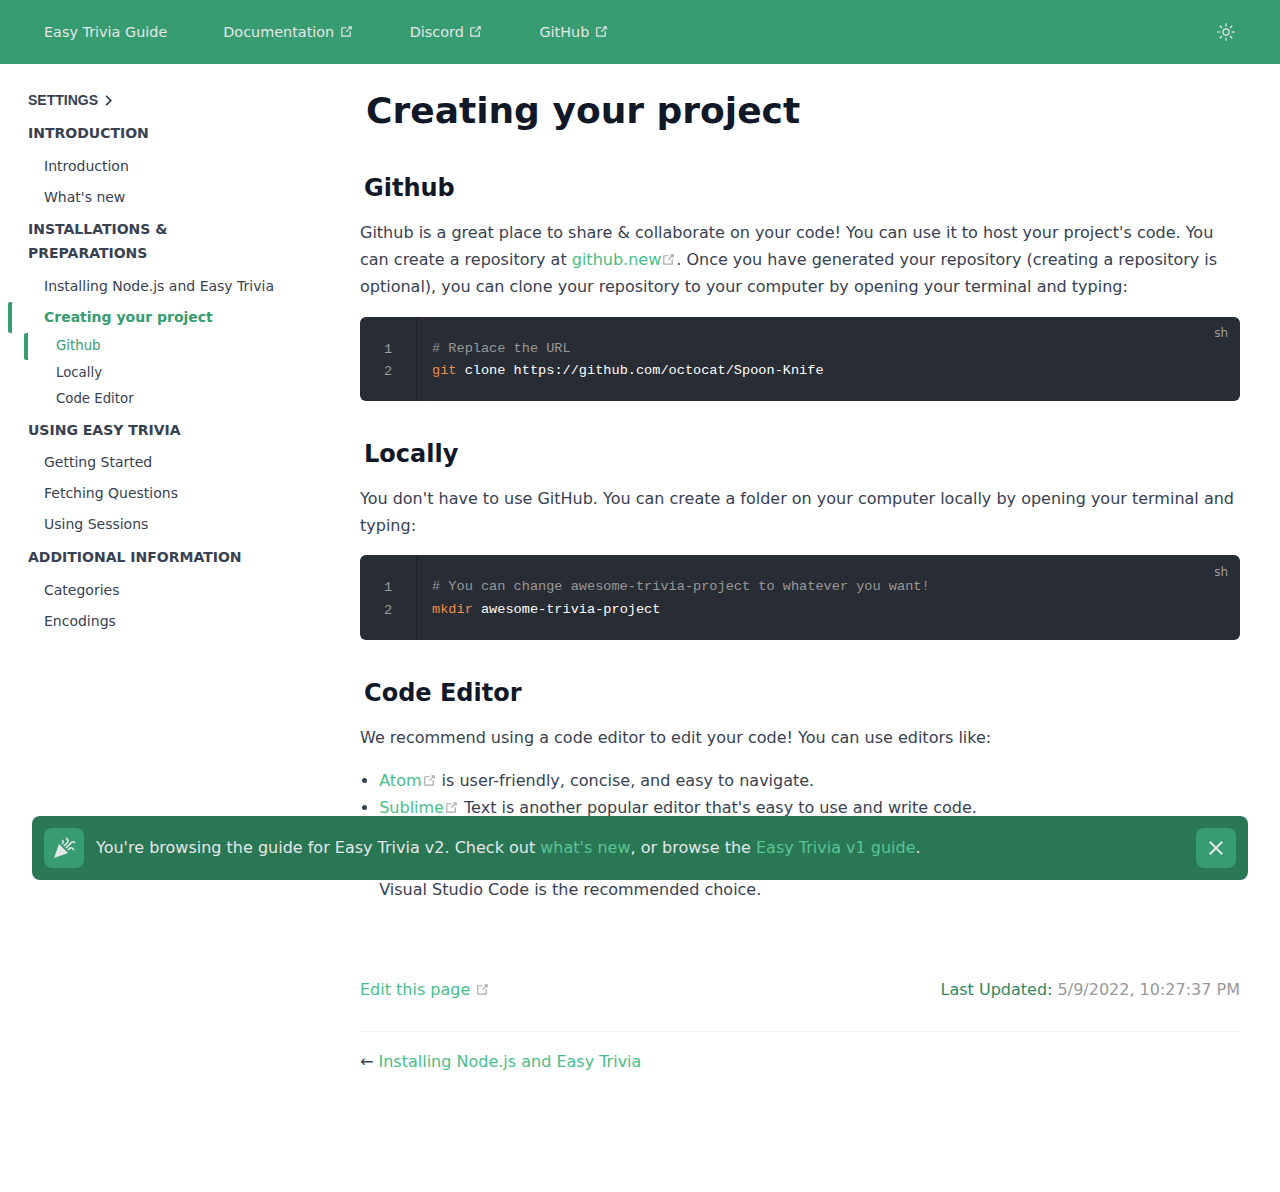
<file: basics/index.html>
<!DOCTYPE html>
<html lang="en-US">
<head>
	<style>
		:root {
			--c-bg: #fff;
		}

		html.dark {
			--c-bg: #1d1d1d;
		}

		html, body {
			background-color: var(--c-bg);
		}
	</style>
	<script>
		(() => {
			const { classList } = document.documentElement;
			const userMode = localStorage.getItem('guide-color-scheme');
			const systemDarkMode = window.matchMedia && window.matchMedia('(prefers-color-scheme: dark)').matches;

			if (userMode === 'dark' || (userMode !== 'light' && systemDarkMode)) {
				classList.toggle('dark', true);
			}

			const themes = ['blurple'];
			let colorTheme = localStorage.getItem('guide-color-theme');

			if (colorTheme !== 'default' && !themes.includes(colorTheme)) {
				colorTheme = 'default';
			}

			if (colorTheme !== 'default') classList.add(`guide-theme-${colorTheme}`);
		})();
	</script>
<meta charset="utf-8"><meta name="viewport" content="width=device-width, initial-scale=1.0"><link rel="icon" href="/favicon.png"><meta name="theme-color" content="#3eaf7c"><meta name="twitter:card" content="summary"><meta property="og:title" content="Easy Trivia Guide"><meta property="og:description" content="Imagine an NPM package that allowed you to interact with the open trivia API..."><meta property="og:type" content="website"><meta property="og:url" content="https://easy-trivia-guide.js.org/"><meta property="og:locale" content="en_US"><meta property="og:image" content="/meta-image.png"><title>Creating your project | Easy Trivia Guide</title><meta name="description" content="Imagine an NPM package that allowed you to interact with the open trivia API...">
<link rel="modulepreload" href="/assets/app.4bfd7cda.js"><link rel="modulepreload" href="/assets/index.html.ebfc7631.js"><link rel="modulepreload" href="/assets/index.html.bca8e1be.js">
<link rel="stylesheet" href="/assets/style.b2dc4b0c.css">
</head>
<body>
	<div id="app"><!--[--><div class="theme-container"><header class="navbar"><div class="navbar-wrapper"><div class="navbar-links-wrapper"><div class="navbar-links-container"><span class="navbar-links-home"><a href="/" class="">Easy Trivia Guide</a></span><!--[--><!--]--><nav class="navbar-links can-hide"><!--[--><div class="navbar-links-item"><a class="nav-link external" href="https://easy-trivia-guide.js.org/" rel="noopener noreferrer" target="_blank" aria-label="Documentation"><!--[--><!--]--> Documentation <span><svg class="icon outbound" xmlns="http://www.w3.org/2000/svg" ariahidden="true" focusable="false" x="0px" y="0px" viewbox="0 0 100 100" width="15" height="15"><path fill="currentColor" d="M18.8,85.1h56l0,0c2.2,0,4-1.8,4-4v-32h-8v28h-48v-48h28v-8h-32l0,0c-2.2,0-4,1.8-4,4v56C14.8,83.3,16.6,85.1,18.8,85.1z"></path><polygon fill="currentColor" points="45.7,48.7 51.3,54.3 77.2,28.5 77.2,37.2 85.2,37.2 85.2,14.9 62.8,14.9 62.8,22.9 71.5,22.9"></polygon></svg><!--[--><span class="sr-only">open in new window</span><!--]--></span><!--[--><!--]--></a></div><div class="navbar-links-item"><a class="nav-link external" href="https://easy-trivia-guide.js.org/discord" rel="noopener noreferrer" target="_blank" aria-label="Discord"><!--[--><!--]--> Discord <span><svg class="icon outbound" xmlns="http://www.w3.org/2000/svg" ariahidden="true" focusable="false" x="0px" y="0px" viewbox="0 0 100 100" width="15" height="15"><path fill="currentColor" d="M18.8,85.1h56l0,0c2.2,0,4-1.8,4-4v-32h-8v28h-48v-48h28v-8h-32l0,0c-2.2,0-4,1.8-4,4v56C14.8,83.3,16.6,85.1,18.8,85.1z"></path><polygon fill="currentColor" points="45.7,48.7 51.3,54.3 77.2,28.5 77.2,37.2 85.2,37.2 85.2,14.9 62.8,14.9 62.8,22.9 71.5,22.9"></polygon></svg><!--[--><span class="sr-only">open in new window</span><!--]--></span><!--[--><!--]--></a></div><div class="navbar-links-item"><a class="nav-link external" href="https://github.com/Elitezen/easy-trivia" rel="noopener noreferrer" target="_blank" aria-label="GitHub"><!--[--><!--]--> GitHub <span><svg class="icon outbound" xmlns="http://www.w3.org/2000/svg" ariahidden="true" focusable="false" x="0px" y="0px" viewbox="0 0 100 100" width="15" height="15"><path fill="currentColor" d="M18.8,85.1h56l0,0c2.2,0,4-1.8,4-4v-32h-8v28h-48v-48h28v-8h-32l0,0c-2.2,0-4,1.8-4,4v56C14.8,83.3,16.6,85.1,18.8,85.1z"></path><polygon fill="currentColor" points="45.7,48.7 51.3,54.3 77.2,28.5 77.2,37.2 85.2,37.2 85.2,14.9 62.8,14.9 62.8,22.9 71.5,22.9"></polygon></svg><!--[--><span class="sr-only">open in new window</span><!--]--></span><!--[--><!--]--></a></div><!--]--></nav><!--[--><!--]--></div><div class="navbar-links-container"><button class="toggle-dark-button"><svg class="icon light-icon" focusable="false" viewBox="0 0 32 32"><path d="M16 12.005a4 4 0 1 1-4 4a4.005 4.005 0 0 1 4-4m0-2a6 6 0 1 0 6 6a6 6 0 0 0-6-6z" fill="currentColor"></path><path d="M5.394 6.813l1.414-1.415l3.506 3.506L8.9 10.318z" fill="currentColor"></path><path d="M2 15.005h5v2H2z" fill="currentColor"></path><path d="M5.394 25.197L8.9 21.691l1.414 1.415l-3.506 3.505z" fill="currentColor"></path><path d="M15 25.005h2v5h-2z" fill="currentColor"></path><path d="M21.687 23.106l1.414-1.415l3.506 3.506l-1.414 1.414z" fill="currentColor"></path><path d="M25 15.005h5v2h-5z" fill="currentColor"></path><path d="M21.687 8.904l3.506-3.506l1.414 1.415l-3.506 3.505z" fill="currentColor"></path><path d="M15 2.005h2v5h-2z" fill="currentColor"></path></svg><svg class="icon dark-icon" focusable="false" viewBox="0 0 32 32"><path d="M13.502 5.414a15.075 15.075 0 0 0 11.594 18.194a11.113 11.113 0 0 1-7.975 3.39c-.138 0-.278.005-.418 0a11.094 11.094 0 0 1-3.2-21.584M14.98 3a1.002 1.002 0 0 0-.175.016a13.096 13.096 0 0 0 1.825 25.981c.164.006.328 0 .49 0a13.072 13.072 0 0 0 10.703-5.555a1.01 1.01 0 0 0-.783-1.565A13.08 13.08 0 0 1 15.89 4.38A1.015 1.015 0 0 0 14.98 3z" fill="currentColor"></path></svg></button><!----><div class="toggle-sidebar-button"><svg viewbox="0 0 448 512" class="icon sidebar-menu-icon"><path fill="currentColor" d="M436 124H12c-6.627 0-12-5.373-12-12V80c0-6.627 5.373-12 12-12h424c6.627 0 12 5.373 12 12v32c0 6.627-5.373 12-12 12zm0 160H12c-6.627 0-12-5.373-12-12v-32c0-6.627 5.373-12 12-12h424c6.627 0 12 5.373 12 12v32c0 6.627-5.373 12-12 12zm0 160H12c-6.627 0-12-5.373-12-12v-32c0-6.627 5.373-12 12-12h424c6.627 0 12 5.373 12 12v32c0 6.627-5.373 12-12 12z"></path></svg><svg viewbox="0 0 24 24" class="icon sidebar-close-icon"><path d="M19 6.41L17.59 5L12 10.59L6.41 5L5 6.41L10.59 12L5 17.59L6.41 19L12 13.41L17.59 19L19 17.59L13.41 12L19 6.41z" fill="currentColor"></path></svg></div></div></div></div></header><div class="content-wrapper"><div class="notifications-wrapper"><div class="notifications"><!--[--><!----><!--]--></div></div><div class="sidebar-mask"></div><div class="sidebar-wrapper"><aside class="sidebar"><nav class="navbar-links"><!--[--><div class="navbar-links-item"><a class="nav-link external" href="https://easy-trivia-guide.js.org/" rel="noopener noreferrer" target="_blank" aria-label="Documentation"><!--[--><!--]--> Documentation <span><svg class="icon outbound" xmlns="http://www.w3.org/2000/svg" ariahidden="true" focusable="false" x="0px" y="0px" viewbox="0 0 100 100" width="15" height="15"><path fill="currentColor" d="M18.8,85.1h56l0,0c2.2,0,4-1.8,4-4v-32h-8v28h-48v-48h28v-8h-32l0,0c-2.2,0-4,1.8-4,4v56C14.8,83.3,16.6,85.1,18.8,85.1z"></path><polygon fill="currentColor" points="45.7,48.7 51.3,54.3 77.2,28.5 77.2,37.2 85.2,37.2 85.2,14.9 62.8,14.9 62.8,22.9 71.5,22.9"></polygon></svg><!--[--><span class="sr-only">open in new window</span><!--]--></span><!--[--><!--]--></a></div><div class="navbar-links-item"><a class="nav-link external" href="https://easy-trivia-guide.js.org/discord" rel="noopener noreferrer" target="_blank" aria-label="Discord"><!--[--><!--]--> Discord <span><svg class="icon outbound" xmlns="http://www.w3.org/2000/svg" ariahidden="true" focusable="false" x="0px" y="0px" viewbox="0 0 100 100" width="15" height="15"><path fill="currentColor" d="M18.8,85.1h56l0,0c2.2,0,4-1.8,4-4v-32h-8v28h-48v-48h28v-8h-32l0,0c-2.2,0-4,1.8-4,4v56C14.8,83.3,16.6,85.1,18.8,85.1z"></path><polygon fill="currentColor" points="45.7,48.7 51.3,54.3 77.2,28.5 77.2,37.2 85.2,37.2 85.2,14.9 62.8,14.9 62.8,22.9 71.5,22.9"></polygon></svg><!--[--><span class="sr-only">open in new window</span><!--]--></span><!--[--><!--]--></a></div><div class="navbar-links-item"><a class="nav-link external" href="https://github.com/Elitezen/easy-trivia" rel="noopener noreferrer" target="_blank" aria-label="GitHub"><!--[--><!--]--> GitHub <span><svg class="icon outbound" xmlns="http://www.w3.org/2000/svg" ariahidden="true" focusable="false" x="0px" y="0px" viewbox="0 0 100 100" width="15" height="15"><path fill="currentColor" d="M18.8,85.1h56l0,0c2.2,0,4-1.8,4-4v-32h-8v28h-48v-48h28v-8h-32l0,0c-2.2,0-4,1.8-4,4v56C14.8,83.3,16.6,85.1,18.8,85.1z"></path><polygon fill="currentColor" points="45.7,48.7 51.3,54.3 77.2,28.5 77.2,37.2 85.2,37.2 85.2,14.9 62.8,14.9 62.8,22.9 71.5,22.9"></polygon></svg><!--[--><span class="sr-only">open in new window</span><!--]--></span><!--[--><!--]--></a></div><!--]--></nav><!--[--><!--]--><ul class="sidebar-links"><div class="sidebar-group sidebar-group-collapsed"><button class="sidebar-heading sidebar-item"> Settings <svg viewbox="0 0 24 24" class="menu-icon"><path d="M7.41 8.58L12 13.17l4.59-4.59L18 10l-6 6l-6-6l1.41-1.42z" fill="currentColor"></path></svg></button><ul style="display:none;"><li><div class="sidebar-item"><div class="theme-options"><ul class="color-theme-options"><span>Theme</span><li><button class="default-theme" title="Green theme"></button></li><li><button class="blurple-theme" title="Blurple theme"></button></li></ul></div></div></li></ul></div><!--[--><!--[--><p class="sidebar-heading sidebar-item">Introduction</p><ul class=""><li><!--[--><a href="/" class="nav-link sidebar-item" aria-label="Introduction"><!--[--><!--]--> Introduction <!--[--><!--]--></a><!----><!--]--></li><li><!--[--><a href="/whats-new.html" class="nav-link sidebar-item" aria-label="What&#39;s new"><!--[--><!--]--> What&#39;s new <!--[--><!--]--></a><!----><!--]--></li></ul><!--]--><!--[--><p class="sidebar-heading sidebar-item active">Installations &amp; Preparations</p><ul class=""><li><!--[--><a href="/installation/" class="nav-link sidebar-item" aria-label="Installing Node.js and Easy Trivia"><!--[--><!--]--> Installing Node.js and Easy Trivia <!--[--><!--]--></a><!----><!--]--></li><li><!--[--><a aria-current="page" href="/basics/" class="router-link-active router-link-exact-active nav-link router-link-active sidebar-item active" aria-label="Creating your project"><!--[--><!--]--> Creating your project <!--[--><!--]--></a><ul class="sidebar-sub-items"><li><!--[--><a aria-current="page" href="/basics/#github" class="router-link-active router-link-exact-active nav-link sidebar-item" aria-label="Github"><!--[--><!--]--> Github <!--[--><!--]--></a><!----><!--]--></li><li><!--[--><a aria-current="page" href="/basics/#locally" class="router-link-active router-link-exact-active nav-link sidebar-item" aria-label="Locally"><!--[--><!--]--> Locally <!--[--><!--]--></a><!----><!--]--></li><li><!--[--><a aria-current="page" href="/basics/#code-editor" class="router-link-active router-link-exact-active nav-link sidebar-item" aria-label="Code Editor"><!--[--><!--]--> Code Editor <!--[--><!--]--></a><!----><!--]--></li></ul><!--]--></li></ul><!--]--><!--[--><p class="sidebar-heading sidebar-item">Using Easy Trivia</p><ul class=""><li><!--[--><a href="/creating/getting-started.html" class="nav-link sidebar-item" aria-label="Getting Started"><!--[--><!--]--> Getting Started <!--[--><!--]--></a><!----><!--]--></li><li><!--[--><a href="/creating/coding.html" class="nav-link sidebar-item" aria-label="Fetching Questions"><!--[--><!--]--> Fetching Questions <!--[--><!--]--></a><!----><!--]--></li><li><!--[--><a href="/creating/sessions.html" class="nav-link sidebar-item" aria-label="Using Sessions"><!--[--><!--]--> Using Sessions <!--[--><!--]--></a><!----><!--]--></li></ul><!--]--><!--[--><p class="sidebar-heading sidebar-item">Additional Information</p><ul class=""><li><!--[--><a href="/other/categories.html" class="nav-link sidebar-item" aria-label="Categories"><!--[--><!--]--> Categories <!--[--><!--]--></a><!----><!--]--></li><li><!--[--><a href="/other/encodings.html" class="nav-link sidebar-item" aria-label="Encodings"><!--[--><!--]--> Encodings <!--[--><!--]--></a><!----><!--]--></li></ul><!--]--><!--]--></ul><!--[--><!--]--></aside></div><main class="page"><!--[--><!--]--><div class="theme-default-content"><!--[--><h1 id="creating-your-project" tabindex="-1"><a class="header-anchor" href="#creating-your-project" aria-hidden="true">#</a> Creating your project</h1><h2 id="github" tabindex="-1"><a class="header-anchor" href="#github" aria-hidden="true">#</a> Github</h2><p>Github is a great place to share &amp; collaborate on your code! You can use it to host your project&#39;s code. You can create a repository at <a href="https://github.new/" target="_blank" rel="noopener noreferrer">github.new<span><svg class="icon outbound" xmlns="http://www.w3.org/2000/svg" ariahidden="true" focusable="false" x="0px" y="0px" viewbox="0 0 100 100" width="15" height="15"><path fill="currentColor" d="M18.8,85.1h56l0,0c2.2,0,4-1.8,4-4v-32h-8v28h-48v-48h28v-8h-32l0,0c-2.2,0-4,1.8-4,4v56C14.8,83.3,16.6,85.1,18.8,85.1z"></path><polygon fill="currentColor" points="45.7,48.7 51.3,54.3 77.2,28.5 77.2,37.2 85.2,37.2 85.2,14.9 62.8,14.9 62.8,22.9 71.5,22.9"></polygon></svg><!--[--><span class="sr-only">open in new window</span><!--]--></span></a>. Once you have generated your repository (creating a repository is optional), you can clone your repository to your computer by opening your terminal and typing:</p><div class="language-bash ext-sh line-numbers-mode"><pre class="language-bash"><code><span class="token comment"># Replace the URL</span>
<span class="token function">git</span> clone https://github.com/octocat/Spoon-Knife
</code></pre><div class="line-numbers"><span class="line-number">1</span><br><span class="line-number">2</span><br></div></div><h2 id="locally" tabindex="-1"><a class="header-anchor" href="#locally" aria-hidden="true">#</a> Locally</h2><p>You don&#39;t have to use GitHub. You can create a folder on your computer locally by opening your terminal and typing:</p><div class="language-bash ext-sh line-numbers-mode"><pre class="language-bash"><code><span class="token comment"># You can change awesome-trivia-project to whatever you want!</span>
<span class="token function">mkdir</span> awesome-trivia-project
</code></pre><div class="line-numbers"><span class="line-number">1</span><br><span class="line-number">2</span><br></div></div><h2 id="code-editor" tabindex="-1"><a class="header-anchor" href="#code-editor" aria-hidden="true">#</a> Code Editor</h2><p>We recommend using a code editor to edit your code! You can use editors like:</p><ul><li><a href="https://atom.io/" target="_blank" rel="noopener noreferrer">Atom<span><svg class="icon outbound" xmlns="http://www.w3.org/2000/svg" ariahidden="true" focusable="false" x="0px" y="0px" viewbox="0 0 100 100" width="15" height="15"><path fill="currentColor" d="M18.8,85.1h56l0,0c2.2,0,4-1.8,4-4v-32h-8v28h-48v-48h28v-8h-32l0,0c-2.2,0-4,1.8-4,4v56C14.8,83.3,16.6,85.1,18.8,85.1z"></path><polygon fill="currentColor" points="45.7,48.7 51.3,54.3 77.2,28.5 77.2,37.2 85.2,37.2 85.2,14.9 62.8,14.9 62.8,22.9 71.5,22.9"></polygon></svg><!--[--><span class="sr-only">open in new window</span><!--]--></span></a> is user-friendly, concise, and easy to navigate.</li><li><a href="https://www.sublimetext.com/" target="_blank" rel="noopener noreferrer">Sublime<span><svg class="icon outbound" xmlns="http://www.w3.org/2000/svg" ariahidden="true" focusable="false" x="0px" y="0px" viewbox="0 0 100 100" width="15" height="15"><path fill="currentColor" d="M18.8,85.1h56l0,0c2.2,0,4-1.8,4-4v-32h-8v28h-48v-48h28v-8h-32l0,0c-2.2,0-4,1.8-4,4v56C14.8,83.3,16.6,85.1,18.8,85.1z"></path><polygon fill="currentColor" points="45.7,48.7 51.3,54.3 77.2,28.5 77.2,37.2 85.2,37.2 85.2,14.9 62.8,14.9 62.8,22.9 71.5,22.9"></polygon></svg><!--[--><span class="sr-only">open in new window</span><!--]--></span></a> Text is another popular editor that&#39;s easy to use and write code.</li><li><a href="https://code.visualstudio.com/" target="_blank" rel="noopener noreferrer">Visual Studio Code<span><svg class="icon outbound" xmlns="http://www.w3.org/2000/svg" ariahidden="true" focusable="false" x="0px" y="0px" viewbox="0 0 100 100" width="15" height="15"><path fill="currentColor" d="M18.8,85.1h56l0,0c2.2,0,4-1.8,4-4v-32h-8v28h-48v-48h28v-8h-32l0,0c-2.2,0-4,1.8-4,4v56C14.8,83.3,16.6,85.1,18.8,85.1z"></path><polygon fill="currentColor" points="45.7,48.7 51.3,54.3 77.2,28.5 77.2,37.2 85.2,37.2 85.2,14.9 62.8,14.9 62.8,22.9 71.5,22.9"></polygon></svg><!--[--><span class="sr-only">open in new window</span><!--]--></span></a> is a prevalent choice; it is known for being fast and powerful. It supports various languages, has a terminal, built-in IntelliSense support, and autocomplete for JavaScript and TypeScript. Visual Studio Code is the recommended choice.</li></ul><!--]--></div><footer class="page-meta"><div class="meta-item edit-link"><a class="nav-link external meta-item-label" href="https://github.com/Elitezen/easy-trivia/edit/main/guide/basics/README.md" rel="noopener noreferrer" target="_blank" aria-label="Edit this page"><!--[--><!--]--> Edit this page <span><svg class="icon outbound" xmlns="http://www.w3.org/2000/svg" ariahidden="true" focusable="false" x="0px" y="0px" viewbox="0 0 100 100" width="15" height="15"><path fill="currentColor" d="M18.8,85.1h56l0,0c2.2,0,4-1.8,4-4v-32h-8v28h-48v-48h28v-8h-32l0,0c-2.2,0-4,1.8-4,4v56C14.8,83.3,16.6,85.1,18.8,85.1z"></path><polygon fill="currentColor" points="45.7,48.7 51.3,54.3 77.2,28.5 77.2,37.2 85.2,37.2 85.2,14.9 62.8,14.9 62.8,22.9 71.5,22.9"></polygon></svg><!--[--><span class="sr-only">open in new window</span><!--]--></span><!--[--><!--]--></a></div><div class="meta-item last-updated"><span class="meta-item-label">Last Updated: </span><span class="meta-item-info">5/9/2022, 10:27:37 PM</span></div><!----></footer><nav class="page-nav"><p class="inner"><span class="prev"> ← <a href="/installation/" class="nav-link" aria-label="Installing Node.js and Easy Trivia"><!--[--><!--]--> Installing Node.js and Easy Trivia <!--[--><!--]--></a></span><!----></p></nav><!--[--><!--]--></main></div></div><!----><!--]--></div>
	<script type="module" src="/assets/app.4bfd7cda.js" defer></script>
</body>
</html>
</file>
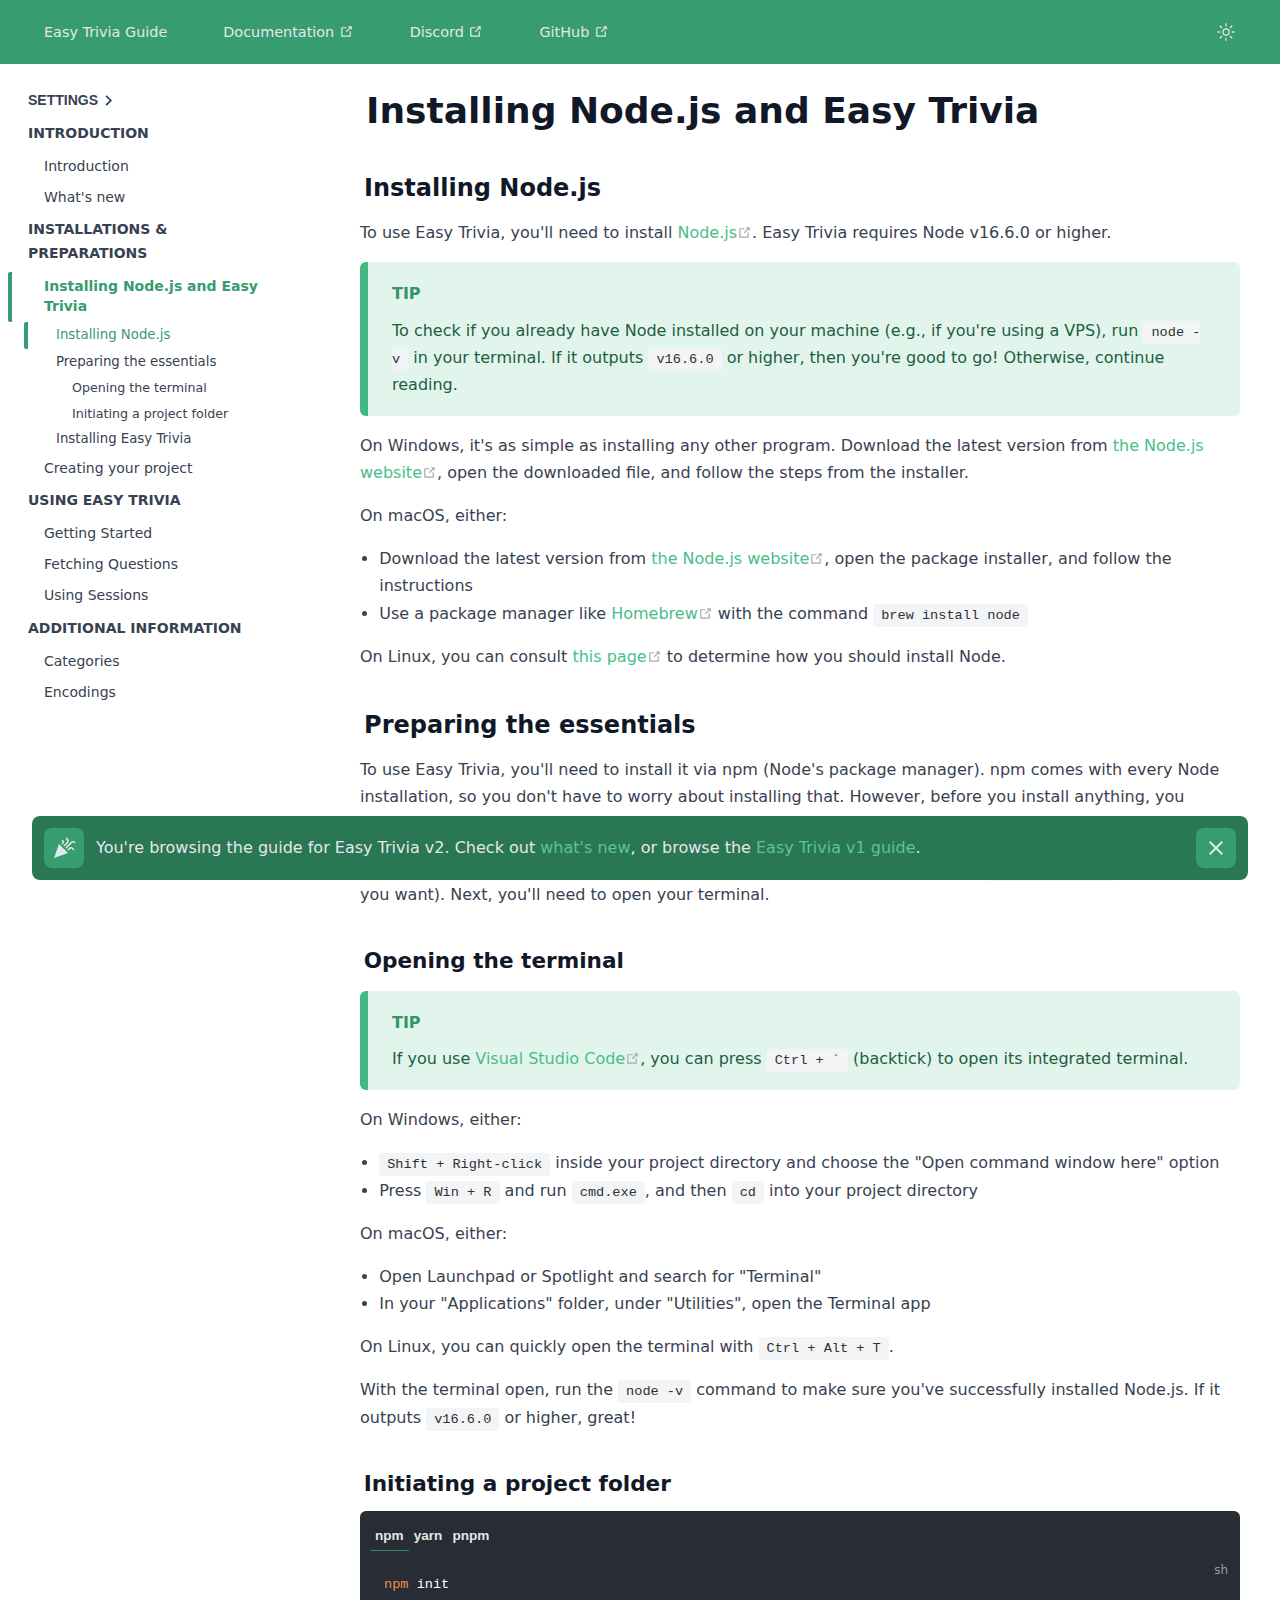
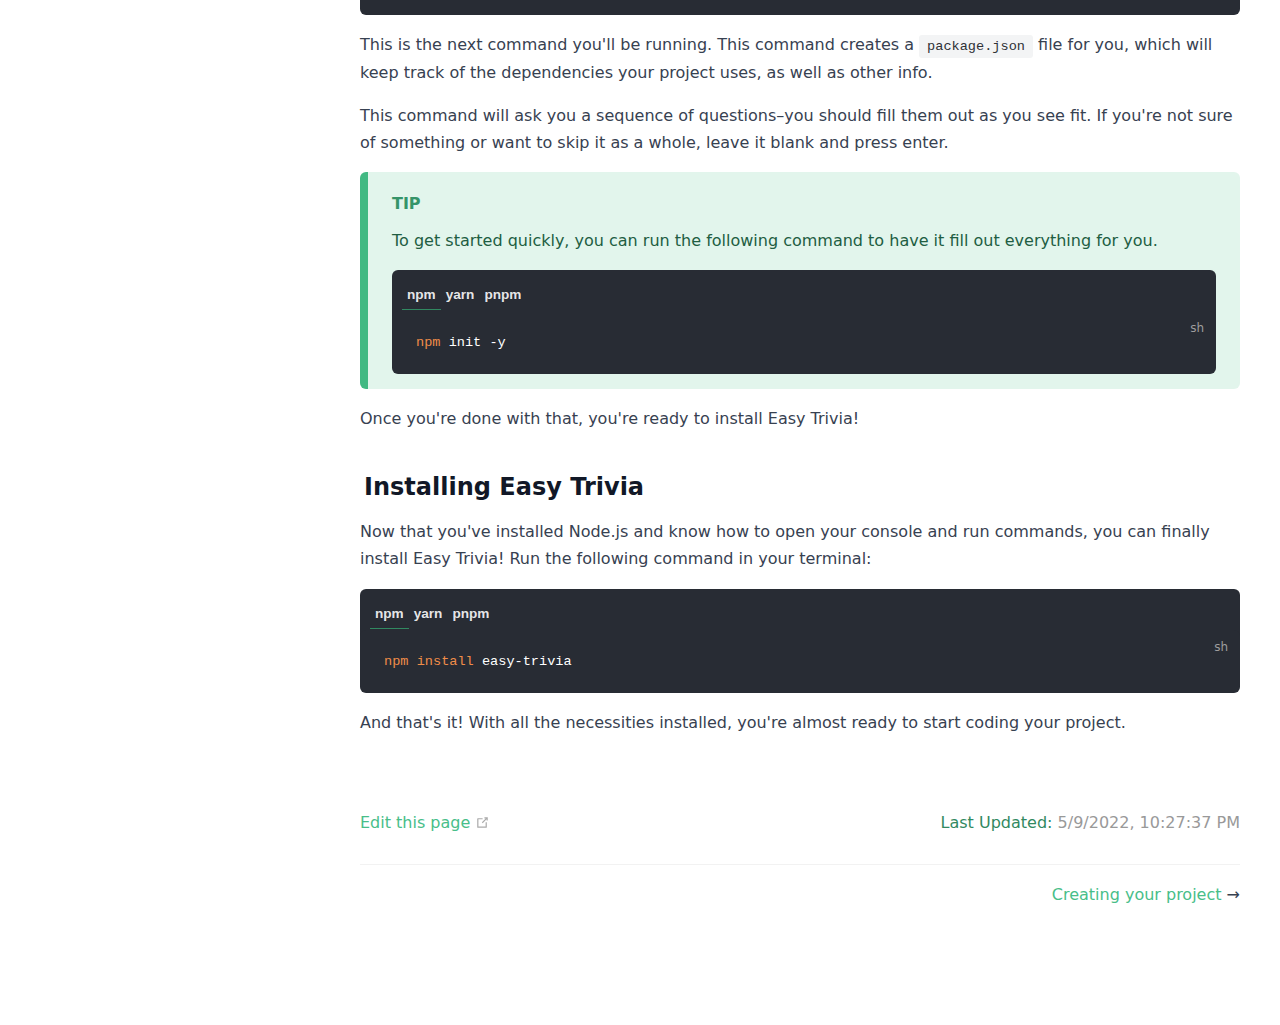
<file: installation/index.html>
<!DOCTYPE html>
<html lang="en-US">
<head>
	<style>
		:root {
			--c-bg: #fff;
		}

		html.dark {
			--c-bg: #1d1d1d;
		}

		html, body {
			background-color: var(--c-bg);
		}
	</style>
	<script>
		(() => {
			const { classList } = document.documentElement;
			const userMode = localStorage.getItem('guide-color-scheme');
			const systemDarkMode = window.matchMedia && window.matchMedia('(prefers-color-scheme: dark)').matches;

			if (userMode === 'dark' || (userMode !== 'light' && systemDarkMode)) {
				classList.toggle('dark', true);
			}

			const themes = ['blurple'];
			let colorTheme = localStorage.getItem('guide-color-theme');

			if (colorTheme !== 'default' && !themes.includes(colorTheme)) {
				colorTheme = 'default';
			}

			if (colorTheme !== 'default') classList.add(`guide-theme-${colorTheme}`);
		})();
	</script>
<meta charset="utf-8"><meta name="viewport" content="width=device-width, initial-scale=1.0"><link rel="icon" href="/favicon.png"><meta name="theme-color" content="#3eaf7c"><meta name="twitter:card" content="summary"><meta property="og:title" content="Easy Trivia Guide"><meta property="og:description" content="Imagine an NPM package that allowed you to interact with the open trivia API..."><meta property="og:type" content="website"><meta property="og:url" content="https://easy-trivia-guide.js.org/"><meta property="og:locale" content="en_US"><meta property="og:image" content="/meta-image.png"><title>Installing Node.js and Easy Trivia | Easy Trivia Guide</title><meta name="description" content="Imagine an NPM package that allowed you to interact with the open trivia API...">
<link rel="modulepreload" href="/assets/app.4bfd7cda.js"><link rel="modulepreload" href="/assets/index.html.3cef43ec.js"><link rel="modulepreload" href="/assets/index.html.a702c057.js">
<link rel="stylesheet" href="/assets/style.b2dc4b0c.css">
</head>
<body>
	<div id="app"><!--[--><div class="theme-container"><header class="navbar"><div class="navbar-wrapper"><div class="navbar-links-wrapper"><div class="navbar-links-container"><span class="navbar-links-home"><a href="/" class="">Easy Trivia Guide</a></span><!--[--><!--]--><nav class="navbar-links can-hide"><!--[--><div class="navbar-links-item"><a class="nav-link external" href="https://easy-trivia-guide.js.org/" rel="noopener noreferrer" target="_blank" aria-label="Documentation"><!--[--><!--]--> Documentation <span><svg class="icon outbound" xmlns="http://www.w3.org/2000/svg" ariahidden="true" focusable="false" x="0px" y="0px" viewbox="0 0 100 100" width="15" height="15"><path fill="currentColor" d="M18.8,85.1h56l0,0c2.2,0,4-1.8,4-4v-32h-8v28h-48v-48h28v-8h-32l0,0c-2.2,0-4,1.8-4,4v56C14.8,83.3,16.6,85.1,18.8,85.1z"></path><polygon fill="currentColor" points="45.7,48.7 51.3,54.3 77.2,28.5 77.2,37.2 85.2,37.2 85.2,14.9 62.8,14.9 62.8,22.9 71.5,22.9"></polygon></svg><!--[--><span class="sr-only">open in new window</span><!--]--></span><!--[--><!--]--></a></div><div class="navbar-links-item"><a class="nav-link external" href="https://easy-trivia-guide.js.org/discord" rel="noopener noreferrer" target="_blank" aria-label="Discord"><!--[--><!--]--> Discord <span><svg class="icon outbound" xmlns="http://www.w3.org/2000/svg" ariahidden="true" focusable="false" x="0px" y="0px" viewbox="0 0 100 100" width="15" height="15"><path fill="currentColor" d="M18.8,85.1h56l0,0c2.2,0,4-1.8,4-4v-32h-8v28h-48v-48h28v-8h-32l0,0c-2.2,0-4,1.8-4,4v56C14.8,83.3,16.6,85.1,18.8,85.1z"></path><polygon fill="currentColor" points="45.7,48.7 51.3,54.3 77.2,28.5 77.2,37.2 85.2,37.2 85.2,14.9 62.8,14.9 62.8,22.9 71.5,22.9"></polygon></svg><!--[--><span class="sr-only">open in new window</span><!--]--></span><!--[--><!--]--></a></div><div class="navbar-links-item"><a class="nav-link external" href="https://github.com/Elitezen/easy-trivia" rel="noopener noreferrer" target="_blank" aria-label="GitHub"><!--[--><!--]--> GitHub <span><svg class="icon outbound" xmlns="http://www.w3.org/2000/svg" ariahidden="true" focusable="false" x="0px" y="0px" viewbox="0 0 100 100" width="15" height="15"><path fill="currentColor" d="M18.8,85.1h56l0,0c2.2,0,4-1.8,4-4v-32h-8v28h-48v-48h28v-8h-32l0,0c-2.2,0-4,1.8-4,4v56C14.8,83.3,16.6,85.1,18.8,85.1z"></path><polygon fill="currentColor" points="45.7,48.7 51.3,54.3 77.2,28.5 77.2,37.2 85.2,37.2 85.2,14.9 62.8,14.9 62.8,22.9 71.5,22.9"></polygon></svg><!--[--><span class="sr-only">open in new window</span><!--]--></span><!--[--><!--]--></a></div><!--]--></nav><!--[--><!--]--></div><div class="navbar-links-container"><button class="toggle-dark-button"><svg class="icon light-icon" focusable="false" viewBox="0 0 32 32"><path d="M16 12.005a4 4 0 1 1-4 4a4.005 4.005 0 0 1 4-4m0-2a6 6 0 1 0 6 6a6 6 0 0 0-6-6z" fill="currentColor"></path><path d="M5.394 6.813l1.414-1.415l3.506 3.506L8.9 10.318z" fill="currentColor"></path><path d="M2 15.005h5v2H2z" fill="currentColor"></path><path d="M5.394 25.197L8.9 21.691l1.414 1.415l-3.506 3.505z" fill="currentColor"></path><path d="M15 25.005h2v5h-2z" fill="currentColor"></path><path d="M21.687 23.106l1.414-1.415l3.506 3.506l-1.414 1.414z" fill="currentColor"></path><path d="M25 15.005h5v2h-5z" fill="currentColor"></path><path d="M21.687 8.904l3.506-3.506l1.414 1.415l-3.506 3.505z" fill="currentColor"></path><path d="M15 2.005h2v5h-2z" fill="currentColor"></path></svg><svg class="icon dark-icon" focusable="false" viewBox="0 0 32 32"><path d="M13.502 5.414a15.075 15.075 0 0 0 11.594 18.194a11.113 11.113 0 0 1-7.975 3.39c-.138 0-.278.005-.418 0a11.094 11.094 0 0 1-3.2-21.584M14.98 3a1.002 1.002 0 0 0-.175.016a13.096 13.096 0 0 0 1.825 25.981c.164.006.328 0 .49 0a13.072 13.072 0 0 0 10.703-5.555a1.01 1.01 0 0 0-.783-1.565A13.08 13.08 0 0 1 15.89 4.38A1.015 1.015 0 0 0 14.98 3z" fill="currentColor"></path></svg></button><!----><div class="toggle-sidebar-button"><svg viewbox="0 0 448 512" class="icon sidebar-menu-icon"><path fill="currentColor" d="M436 124H12c-6.627 0-12-5.373-12-12V80c0-6.627 5.373-12 12-12h424c6.627 0 12 5.373 12 12v32c0 6.627-5.373 12-12 12zm0 160H12c-6.627 0-12-5.373-12-12v-32c0-6.627 5.373-12 12-12h424c6.627 0 12 5.373 12 12v32c0 6.627-5.373 12-12 12zm0 160H12c-6.627 0-12-5.373-12-12v-32c0-6.627 5.373-12 12-12h424c6.627 0 12 5.373 12 12v32c0 6.627-5.373 12-12 12z"></path></svg><svg viewbox="0 0 24 24" class="icon sidebar-close-icon"><path d="M19 6.41L17.59 5L12 10.59L6.41 5L5 6.41L10.59 12L5 17.59L6.41 19L12 13.41L17.59 19L19 17.59L13.41 12L19 6.41z" fill="currentColor"></path></svg></div></div></div></div></header><div class="content-wrapper"><div class="notifications-wrapper"><div class="notifications"><!--[--><!----><!--]--></div></div><div class="sidebar-mask"></div><div class="sidebar-wrapper"><aside class="sidebar"><nav class="navbar-links"><!--[--><div class="navbar-links-item"><a class="nav-link external" href="https://easy-trivia-guide.js.org/" rel="noopener noreferrer" target="_blank" aria-label="Documentation"><!--[--><!--]--> Documentation <span><svg class="icon outbound" xmlns="http://www.w3.org/2000/svg" ariahidden="true" focusable="false" x="0px" y="0px" viewbox="0 0 100 100" width="15" height="15"><path fill="currentColor" d="M18.8,85.1h56l0,0c2.2,0,4-1.8,4-4v-32h-8v28h-48v-48h28v-8h-32l0,0c-2.2,0-4,1.8-4,4v56C14.8,83.3,16.6,85.1,18.8,85.1z"></path><polygon fill="currentColor" points="45.7,48.7 51.3,54.3 77.2,28.5 77.2,37.2 85.2,37.2 85.2,14.9 62.8,14.9 62.8,22.9 71.5,22.9"></polygon></svg><!--[--><span class="sr-only">open in new window</span><!--]--></span><!--[--><!--]--></a></div><div class="navbar-links-item"><a class="nav-link external" href="https://easy-trivia-guide.js.org/discord" rel="noopener noreferrer" target="_blank" aria-label="Discord"><!--[--><!--]--> Discord <span><svg class="icon outbound" xmlns="http://www.w3.org/2000/svg" ariahidden="true" focusable="false" x="0px" y="0px" viewbox="0 0 100 100" width="15" height="15"><path fill="currentColor" d="M18.8,85.1h56l0,0c2.2,0,4-1.8,4-4v-32h-8v28h-48v-48h28v-8h-32l0,0c-2.2,0-4,1.8-4,4v56C14.8,83.3,16.6,85.1,18.8,85.1z"></path><polygon fill="currentColor" points="45.7,48.7 51.3,54.3 77.2,28.5 77.2,37.2 85.2,37.2 85.2,14.9 62.8,14.9 62.8,22.9 71.5,22.9"></polygon></svg><!--[--><span class="sr-only">open in new window</span><!--]--></span><!--[--><!--]--></a></div><div class="navbar-links-item"><a class="nav-link external" href="https://github.com/Elitezen/easy-trivia" rel="noopener noreferrer" target="_blank" aria-label="GitHub"><!--[--><!--]--> GitHub <span><svg class="icon outbound" xmlns="http://www.w3.org/2000/svg" ariahidden="true" focusable="false" x="0px" y="0px" viewbox="0 0 100 100" width="15" height="15"><path fill="currentColor" d="M18.8,85.1h56l0,0c2.2,0,4-1.8,4-4v-32h-8v28h-48v-48h28v-8h-32l0,0c-2.2,0-4,1.8-4,4v56C14.8,83.3,16.6,85.1,18.8,85.1z"></path><polygon fill="currentColor" points="45.7,48.7 51.3,54.3 77.2,28.5 77.2,37.2 85.2,37.2 85.2,14.9 62.8,14.9 62.8,22.9 71.5,22.9"></polygon></svg><!--[--><span class="sr-only">open in new window</span><!--]--></span><!--[--><!--]--></a></div><!--]--></nav><!--[--><!--]--><ul class="sidebar-links"><div class="sidebar-group sidebar-group-collapsed"><button class="sidebar-heading sidebar-item"> Settings <svg viewbox="0 0 24 24" class="menu-icon"><path d="M7.41 8.58L12 13.17l4.59-4.59L18 10l-6 6l-6-6l1.41-1.42z" fill="currentColor"></path></svg></button><ul style="display:none;"><li><div class="sidebar-item"><div class="theme-options"><ul class="color-theme-options"><span>Theme</span><li><button class="default-theme" title="Green theme"></button></li><li><button class="blurple-theme" title="Blurple theme"></button></li></ul></div></div></li></ul></div><!--[--><!--[--><p class="sidebar-heading sidebar-item">Introduction</p><ul class=""><li><!--[--><a href="/" class="nav-link sidebar-item" aria-label="Introduction"><!--[--><!--]--> Introduction <!--[--><!--]--></a><!----><!--]--></li><li><!--[--><a href="/whats-new.html" class="nav-link sidebar-item" aria-label="What&#39;s new"><!--[--><!--]--> What&#39;s new <!--[--><!--]--></a><!----><!--]--></li></ul><!--]--><!--[--><p class="sidebar-heading sidebar-item active">Installations &amp; Preparations</p><ul class=""><li><!--[--><a aria-current="page" href="/installation/" class="router-link-active router-link-exact-active nav-link router-link-active sidebar-item active" aria-label="Installing Node.js and Easy Trivia"><!--[--><!--]--> Installing Node.js and Easy Trivia <!--[--><!--]--></a><ul class="sidebar-sub-items"><li><!--[--><a aria-current="page" href="/installation/#installing-node-js" class="router-link-active router-link-exact-active nav-link sidebar-item" aria-label="Installing Node.js"><!--[--><!--]--> Installing Node.js <!--[--><!--]--></a><!----><!--]--></li><li><!--[--><a aria-current="page" href="/installation/#preparing-the-essentials" class="router-link-active router-link-exact-active nav-link sidebar-item" aria-label="Preparing the essentials"><!--[--><!--]--> Preparing the essentials <!--[--><!--]--></a><ul class="sidebar-sub-items"><li><!--[--><a aria-current="page" href="/installation/#opening-the-terminal" class="router-link-active router-link-exact-active nav-link sidebar-item" aria-label="Opening the terminal"><!--[--><!--]--> Opening the terminal <!--[--><!--]--></a><!----><!--]--></li><li><!--[--><a aria-current="page" href="/installation/#initiating-a-project-folder" class="router-link-active router-link-exact-active nav-link sidebar-item" aria-label="Initiating a project folder"><!--[--><!--]--> Initiating a project folder <!--[--><!--]--></a><!----><!--]--></li></ul><!--]--></li><li><!--[--><a aria-current="page" href="/installation/#installing-easy-trivia" class="router-link-active router-link-exact-active nav-link sidebar-item" aria-label="Installing Easy Trivia"><!--[--><!--]--> Installing Easy Trivia <!--[--><!--]--></a><!----><!--]--></li></ul><!--]--></li><li><!--[--><a href="/basics/" class="nav-link sidebar-item" aria-label="Creating your project"><!--[--><!--]--> Creating your project <!--[--><!--]--></a><!----><!--]--></li></ul><!--]--><!--[--><p class="sidebar-heading sidebar-item">Using Easy Trivia</p><ul class=""><li><!--[--><a href="/creating/getting-started.html" class="nav-link sidebar-item" aria-label="Getting Started"><!--[--><!--]--> Getting Started <!--[--><!--]--></a><!----><!--]--></li><li><!--[--><a href="/creating/coding.html" class="nav-link sidebar-item" aria-label="Fetching Questions"><!--[--><!--]--> Fetching Questions <!--[--><!--]--></a><!----><!--]--></li><li><!--[--><a href="/creating/sessions.html" class="nav-link sidebar-item" aria-label="Using Sessions"><!--[--><!--]--> Using Sessions <!--[--><!--]--></a><!----><!--]--></li></ul><!--]--><!--[--><p class="sidebar-heading sidebar-item">Additional Information</p><ul class=""><li><!--[--><a href="/other/categories.html" class="nav-link sidebar-item" aria-label="Categories"><!--[--><!--]--> Categories <!--[--><!--]--></a><!----><!--]--></li><li><!--[--><a href="/other/encodings.html" class="nav-link sidebar-item" aria-label="Encodings"><!--[--><!--]--> Encodings <!--[--><!--]--></a><!----><!--]--></li></ul><!--]--><!--]--></ul><!--[--><!--]--></aside></div><main class="page"><!--[--><!--]--><div class="theme-default-content"><!--[--><h1 id="installing-node-js-and-easy-trivia" tabindex="-1"><a class="header-anchor" href="#installing-node-js-and-easy-trivia" aria-hidden="true">#</a> Installing Node.js and Easy Trivia</h1><h2 id="installing-node-js" tabindex="-1"><a class="header-anchor" href="#installing-node-js" aria-hidden="true">#</a> Installing Node.js</h2><p>To use Easy Trivia, you&#39;ll need to install <a href="https://nodejs.org/" target="_blank" rel="noopener noreferrer">Node.js<span><svg class="icon outbound" xmlns="http://www.w3.org/2000/svg" ariahidden="true" focusable="false" x="0px" y="0px" viewbox="0 0 100 100" width="15" height="15"><path fill="currentColor" d="M18.8,85.1h56l0,0c2.2,0,4-1.8,4-4v-32h-8v28h-48v-48h28v-8h-32l0,0c-2.2,0-4,1.8-4,4v56C14.8,83.3,16.6,85.1,18.8,85.1z"></path><polygon fill="currentColor" points="45.7,48.7 51.3,54.3 77.2,28.5 77.2,37.2 85.2,37.2 85.2,14.9 62.8,14.9 62.8,22.9 71.5,22.9"></polygon></svg><!--[--><span class="sr-only">open in new window</span><!--]--></span></a>. Easy Trivia requires Node v16.6.0 or higher.</p><div class="custom-container tip"><p class="custom-container-title">TIP</p><p>To check if you already have Node installed on your machine (e.g., if you&#39;re using a VPS), run <code>node -v</code> in your terminal. If it outputs <code>v16.6.0</code> or higher, then you&#39;re good to go! Otherwise, continue reading.</p></div><p>On Windows, it&#39;s as simple as installing any other program. Download the latest version from <a href="https://nodejs.org/" target="_blank" rel="noopener noreferrer">the Node.js website<span><svg class="icon outbound" xmlns="http://www.w3.org/2000/svg" ariahidden="true" focusable="false" x="0px" y="0px" viewbox="0 0 100 100" width="15" height="15"><path fill="currentColor" d="M18.8,85.1h56l0,0c2.2,0,4-1.8,4-4v-32h-8v28h-48v-48h28v-8h-32l0,0c-2.2,0-4,1.8-4,4v56C14.8,83.3,16.6,85.1,18.8,85.1z"></path><polygon fill="currentColor" points="45.7,48.7 51.3,54.3 77.2,28.5 77.2,37.2 85.2,37.2 85.2,14.9 62.8,14.9 62.8,22.9 71.5,22.9"></polygon></svg><!--[--><span class="sr-only">open in new window</span><!--]--></span></a>, open the downloaded file, and follow the steps from the installer.</p><p>On macOS, either:</p><ul><li>Download the latest version from <a href="https://nodejs.org/" target="_blank" rel="noopener noreferrer">the Node.js website<span><svg class="icon outbound" xmlns="http://www.w3.org/2000/svg" ariahidden="true" focusable="false" x="0px" y="0px" viewbox="0 0 100 100" width="15" height="15"><path fill="currentColor" d="M18.8,85.1h56l0,0c2.2,0,4-1.8,4-4v-32h-8v28h-48v-48h28v-8h-32l0,0c-2.2,0-4,1.8-4,4v56C14.8,83.3,16.6,85.1,18.8,85.1z"></path><polygon fill="currentColor" points="45.7,48.7 51.3,54.3 77.2,28.5 77.2,37.2 85.2,37.2 85.2,14.9 62.8,14.9 62.8,22.9 71.5,22.9"></polygon></svg><!--[--><span class="sr-only">open in new window</span><!--]--></span></a>, open the package installer, and follow the instructions</li><li>Use a package manager like <a href="https://brew.sh/" target="_blank" rel="noopener noreferrer">Homebrew<span><svg class="icon outbound" xmlns="http://www.w3.org/2000/svg" ariahidden="true" focusable="false" x="0px" y="0px" viewbox="0 0 100 100" width="15" height="15"><path fill="currentColor" d="M18.8,85.1h56l0,0c2.2,0,4-1.8,4-4v-32h-8v28h-48v-48h28v-8h-32l0,0c-2.2,0-4,1.8-4,4v56C14.8,83.3,16.6,85.1,18.8,85.1z"></path><polygon fill="currentColor" points="45.7,48.7 51.3,54.3 77.2,28.5 77.2,37.2 85.2,37.2 85.2,14.9 62.8,14.9 62.8,22.9 71.5,22.9"></polygon></svg><!--[--><span class="sr-only">open in new window</span><!--]--></span></a> with the command <code>brew install node</code></li></ul><p>On Linux, you can consult <a href="https://nodejs.org/en/download/package-manager/" target="_blank" rel="noopener noreferrer">this page<span><svg class="icon outbound" xmlns="http://www.w3.org/2000/svg" ariahidden="true" focusable="false" x="0px" y="0px" viewbox="0 0 100 100" width="15" height="15"><path fill="currentColor" d="M18.8,85.1h56l0,0c2.2,0,4-1.8,4-4v-32h-8v28h-48v-48h28v-8h-32l0,0c-2.2,0-4,1.8-4,4v56C14.8,83.3,16.6,85.1,18.8,85.1z"></path><polygon fill="currentColor" points="45.7,48.7 51.3,54.3 77.2,28.5 77.2,37.2 85.2,37.2 85.2,14.9 62.8,14.9 62.8,22.9 71.5,22.9"></polygon></svg><!--[--><span class="sr-only">open in new window</span><!--]--></span></a> to determine how you should install Node.</p><h2 id="preparing-the-essentials" tabindex="-1"><a class="header-anchor" href="#preparing-the-essentials" aria-hidden="true">#</a> Preparing the essentials</h2><p>To use Easy Trivia, you&#39;ll need to install it via npm (Node&#39;s package manager). npm comes with every Node installation, so you don&#39;t have to worry about installing that. However, before you install anything, you should set up a new project folder.</p><p>Navigate to a suitable place on your machine and create a new folder named <code>trivia-project</code> (or whatever you want). Next, you&#39;ll need to open your terminal.</p><h3 id="opening-the-terminal" tabindex="-1"><a class="header-anchor" href="#opening-the-terminal" aria-hidden="true">#</a> Opening the terminal</h3><div class="custom-container tip"><p class="custom-container-title">TIP</p><p>If you use <a href="https://code.visualstudio.com/" target="_blank" rel="noopener noreferrer">Visual Studio Code<span><svg class="icon outbound" xmlns="http://www.w3.org/2000/svg" ariahidden="true" focusable="false" x="0px" y="0px" viewbox="0 0 100 100" width="15" height="15"><path fill="currentColor" d="M18.8,85.1h56l0,0c2.2,0,4-1.8,4-4v-32h-8v28h-48v-48h28v-8h-32l0,0c-2.2,0-4,1.8-4,4v56C14.8,83.3,16.6,85.1,18.8,85.1z"></path><polygon fill="currentColor" points="45.7,48.7 51.3,54.3 77.2,28.5 77.2,37.2 85.2,37.2 85.2,14.9 62.8,14.9 62.8,22.9 71.5,22.9"></polygon></svg><!--[--><span class="sr-only">open in new window</span><!--]--></span></a>, you can press <code>Ctrl + `</code> (backtick) to open its integrated terminal.</p></div><p>On Windows, either:</p><ul><li><code>Shift + Right-click</code> inside your project directory and choose the &quot;Open command window here&quot; option</li><li>Press <code>Win + R</code> and run <code>cmd.exe</code>, and then <code>cd</code> into your project directory</li></ul><p>On macOS, either:</p><ul><li>Open Launchpad or Spotlight and search for &quot;Terminal&quot;</li><li>In your &quot;Applications&quot; folder, under &quot;Utilities&quot;, open the Terminal app</li></ul><p>On Linux, you can quickly open the terminal with <code>Ctrl + Alt + T</code>.</p><p>With the terminal open, run the <code>node -v</code> command to make sure you&#39;ve successfully installed Node.js. If it outputs <code>v16.6.0</code> or higher, great!</p><h3 id="initiating-a-project-folder" tabindex="-1"><a class="header-anchor" href="#initiating-a-project-folder" aria-hidden="true">#</a> Initiating a project folder</h3><div class="code-group"><div class="code-group__nav"><ul class="code-group__ul"><li class="code-group__li"><button class="code-group__nav-tab code-group__nav-tab-active" ariapressed="true" ariaexpanded="true">npm</button></li><li class="code-group__li"><button class="code-group__nav-tab" ariapressed="false" ariaexpanded="false">yarn</button></li><li class="code-group__li"><button class="code-group__nav-tab" ariapressed="false" ariaexpanded="false">pnpm</button></li></ul></div><!--[--><div class="code-group-item" aria-selected="false"><!--[--><div class="language-bash ext-sh"><pre class="language-bash"><code><span class="token function">npm</span> init
</code></pre></div><!--]--></div><div class="code-group-item" aria-selected="false"><!--[--><div class="language-bash ext-sh"><pre class="language-bash"><code><span class="token function">yarn</span> init
</code></pre></div><!--]--></div><div class="code-group-item" aria-selected="false"><!--[--><div class="language-bash ext-sh"><pre class="language-bash"><code><span class="token function">pnpm</span> init
</code></pre></div><!--]--></div><!--]--></div><p>This is the next command you&#39;ll be running. This command creates a <code>package.json</code> file for you, which will keep track of the dependencies your project uses, as well as other info.</p><p>This command will ask you a sequence of questions–you should fill them out as you see fit. If you&#39;re not sure of something or want to skip it as a whole, leave it blank and press enter.</p><div class="custom-container tip"><p class="custom-container-title">TIP</p><p>To get started quickly, you can run the following command to have it fill out everything for you.</p><div class="code-group"><div class="code-group__nav"><ul class="code-group__ul"><li class="code-group__li"><button class="code-group__nav-tab code-group__nav-tab-active" ariapressed="true" ariaexpanded="true">npm</button></li><li class="code-group__li"><button class="code-group__nav-tab" ariapressed="false" ariaexpanded="false">yarn</button></li><li class="code-group__li"><button class="code-group__nav-tab" ariapressed="false" ariaexpanded="false">pnpm</button></li></ul></div><!--[--><div class="code-group-item" aria-selected="false"><!--[--><div class="language-bash ext-sh"><pre class="language-bash"><code><span class="token function">npm</span> init -y
</code></pre></div><!--]--></div><div class="code-group-item" aria-selected="false"><!--[--><div class="language-bash ext-sh"><pre class="language-bash"><code><span class="token function">yarn</span> init -y
</code></pre></div><!--]--></div><div class="code-group-item" aria-selected="false"><!--[--><div class="language-bash ext-sh"><pre class="language-bash"><code><span class="token function">pnpm</span> init -y
</code></pre></div><!--]--></div><!--]--></div></div><p>Once you&#39;re done with that, you&#39;re ready to install Easy Trivia!</p><h2 id="installing-easy-trivia" tabindex="-1"><a class="header-anchor" href="#installing-easy-trivia" aria-hidden="true">#</a> Installing Easy Trivia</h2><p>Now that you&#39;ve installed Node.js and know how to open your console and run commands, you can finally install Easy Trivia! Run the following command in your terminal:</p><div class="code-group"><div class="code-group__nav"><ul class="code-group__ul"><li class="code-group__li"><button class="code-group__nav-tab code-group__nav-tab-active" ariapressed="true" ariaexpanded="true">npm</button></li><li class="code-group__li"><button class="code-group__nav-tab" ariapressed="false" ariaexpanded="false">yarn</button></li><li class="code-group__li"><button class="code-group__nav-tab" ariapressed="false" ariaexpanded="false">pnpm</button></li></ul></div><!--[--><div class="code-group-item" aria-selected="false"><!--[--><div class="language-bash ext-sh"><pre class="language-bash"><code><span class="token function">npm</span> <span class="token function">install</span> easy-trivia
</code></pre></div><!--]--></div><div class="code-group-item" aria-selected="false"><!--[--><div class="language-bash ext-sh"><pre class="language-bash"><code><span class="token function">yarn</span> <span class="token function">add</span> easy-trivia
</code></pre></div><!--]--></div><div class="code-group-item" aria-selected="false"><!--[--><div class="language-bash ext-sh"><pre class="language-bash"><code><span class="token function">pnpm</span> <span class="token function">add</span> easy-trivia
</code></pre></div><!--]--></div><!--]--></div><p>And that&#39;s it! With all the necessities installed, you&#39;re almost ready to start coding your project.</p><!--]--></div><footer class="page-meta"><div class="meta-item edit-link"><a class="nav-link external meta-item-label" href="https://github.com/Elitezen/easy-trivia/edit/main/guide/installation/index.md" rel="noopener noreferrer" target="_blank" aria-label="Edit this page"><!--[--><!--]--> Edit this page <span><svg class="icon outbound" xmlns="http://www.w3.org/2000/svg" ariahidden="true" focusable="false" x="0px" y="0px" viewbox="0 0 100 100" width="15" height="15"><path fill="currentColor" d="M18.8,85.1h56l0,0c2.2,0,4-1.8,4-4v-32h-8v28h-48v-48h28v-8h-32l0,0c-2.2,0-4,1.8-4,4v56C14.8,83.3,16.6,85.1,18.8,85.1z"></path><polygon fill="currentColor" points="45.7,48.7 51.3,54.3 77.2,28.5 77.2,37.2 85.2,37.2 85.2,14.9 62.8,14.9 62.8,22.9 71.5,22.9"></polygon></svg><!--[--><span class="sr-only">open in new window</span><!--]--></span><!--[--><!--]--></a></div><div class="meta-item last-updated"><span class="meta-item-label">Last Updated: </span><span class="meta-item-info">5/9/2022, 10:27:37 PM</span></div><!----></footer><nav class="page-nav"><p class="inner"><!----><span class="next"><a href="/basics/" class="nav-link" aria-label="Creating your project"><!--[--><!--]--> Creating your project <!--[--><!--]--></a> → </span></p></nav><!--[--><!--]--></main></div></div><!----><!--]--></div>
	<script type="module" src="/assets/app.4bfd7cda.js" defer></script>
</body>
</html>
</file>
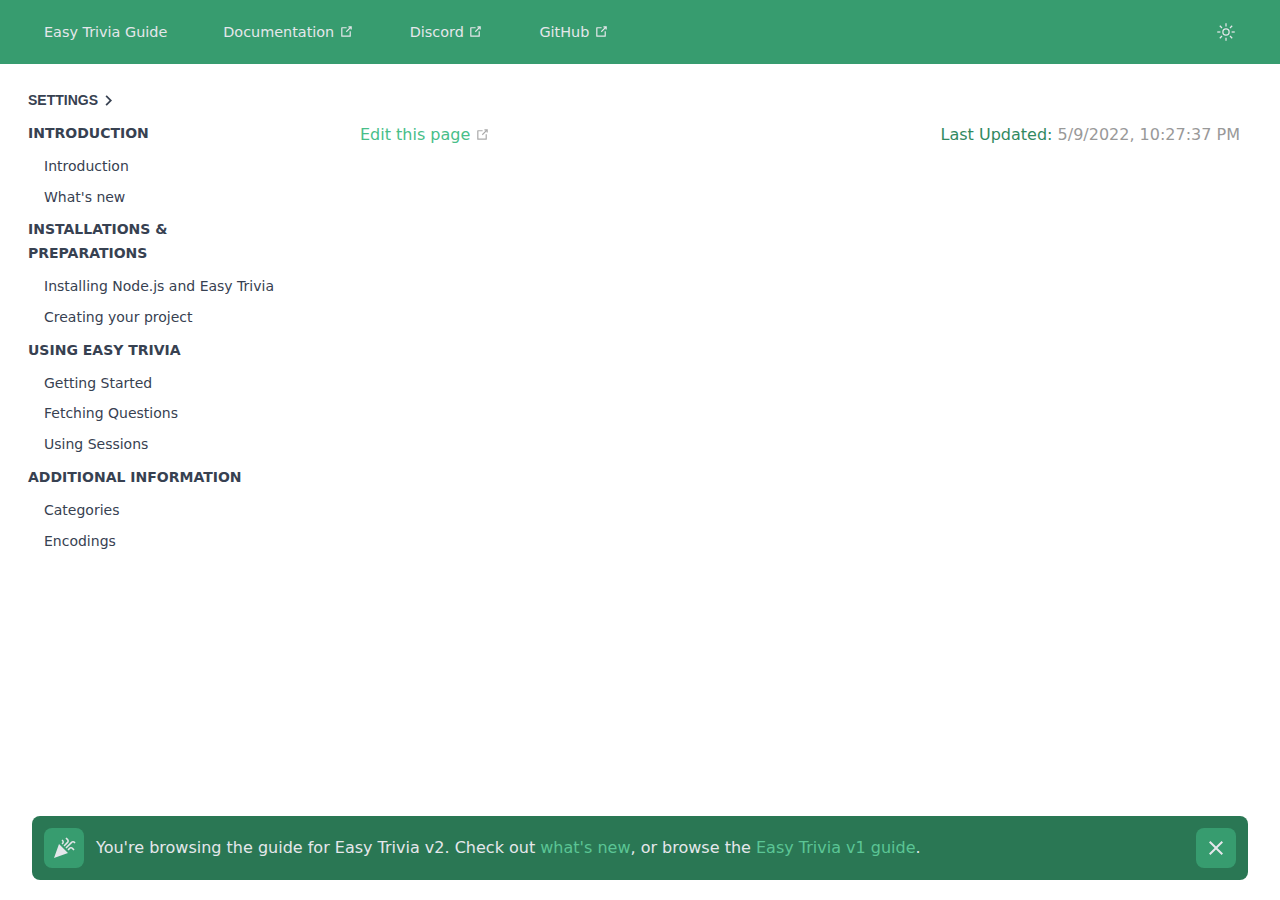
<file: requesting-more-content.html>
<!DOCTYPE html>
<html lang="en-US">
<head>
	<style>
		:root {
			--c-bg: #fff;
		}

		html.dark {
			--c-bg: #1d1d1d;
		}

		html, body {
			background-color: var(--c-bg);
		}
	</style>
	<script>
		(() => {
			const { classList } = document.documentElement;
			const userMode = localStorage.getItem('guide-color-scheme');
			const systemDarkMode = window.matchMedia && window.matchMedia('(prefers-color-scheme: dark)').matches;

			if (userMode === 'dark' || (userMode !== 'light' && systemDarkMode)) {
				classList.toggle('dark', true);
			}

			const themes = ['blurple'];
			let colorTheme = localStorage.getItem('guide-color-theme');

			if (colorTheme !== 'default' && !themes.includes(colorTheme)) {
				colorTheme = 'default';
			}

			if (colorTheme !== 'default') classList.add(`guide-theme-${colorTheme}`);
		})();
	</script>
<meta charset="utf-8"><meta name="viewport" content="width=device-width, initial-scale=1.0"><link rel="icon" href="/favicon.png"><meta name="theme-color" content="#3eaf7c"><meta name="twitter:card" content="summary"><meta property="og:title" content="Easy Trivia Guide"><meta property="og:description" content="Imagine an NPM package that allowed you to interact with the open trivia API..."><meta property="og:type" content="website"><meta property="og:url" content="https://easy-trivia-guide.js.org/"><meta property="og:locale" content="en_US"><meta property="og:image" content="/meta-image.png"><title>Easy Trivia Guide</title><meta name="description" content="Imagine an NPM package that allowed you to interact with the open trivia API...">
<link rel="modulepreload" href="/assets/app.4bfd7cda.js"><link rel="modulepreload" href="/assets/requesting-more-content.html.b42fc24d.js"><link rel="modulepreload" href="/assets/requesting-more-content.html.6ade84f9.js">
<link rel="stylesheet" href="/assets/style.b2dc4b0c.css">
</head>
<body>
	<div id="app"><!--[--><div class="theme-container"><header class="navbar"><div class="navbar-wrapper"><div class="navbar-links-wrapper"><div class="navbar-links-container"><span class="navbar-links-home"><a href="/" class="">Easy Trivia Guide</a></span><!--[--><!--]--><nav class="navbar-links can-hide"><!--[--><div class="navbar-links-item"><a class="nav-link external" href="https://easy-trivia-guide.js.org/" rel="noopener noreferrer" target="_blank" aria-label="Documentation"><!--[--><!--]--> Documentation <span><svg class="icon outbound" xmlns="http://www.w3.org/2000/svg" ariahidden="true" focusable="false" x="0px" y="0px" viewbox="0 0 100 100" width="15" height="15"><path fill="currentColor" d="M18.8,85.1h56l0,0c2.2,0,4-1.8,4-4v-32h-8v28h-48v-48h28v-8h-32l0,0c-2.2,0-4,1.8-4,4v56C14.8,83.3,16.6,85.1,18.8,85.1z"></path><polygon fill="currentColor" points="45.7,48.7 51.3,54.3 77.2,28.5 77.2,37.2 85.2,37.2 85.2,14.9 62.8,14.9 62.8,22.9 71.5,22.9"></polygon></svg><!--[--><span class="sr-only">open in new window</span><!--]--></span><!--[--><!--]--></a></div><div class="navbar-links-item"><a class="nav-link external" href="https://easy-trivia-guide.js.org/discord" rel="noopener noreferrer" target="_blank" aria-label="Discord"><!--[--><!--]--> Discord <span><svg class="icon outbound" xmlns="http://www.w3.org/2000/svg" ariahidden="true" focusable="false" x="0px" y="0px" viewbox="0 0 100 100" width="15" height="15"><path fill="currentColor" d="M18.8,85.1h56l0,0c2.2,0,4-1.8,4-4v-32h-8v28h-48v-48h28v-8h-32l0,0c-2.2,0-4,1.8-4,4v56C14.8,83.3,16.6,85.1,18.8,85.1z"></path><polygon fill="currentColor" points="45.7,48.7 51.3,54.3 77.2,28.5 77.2,37.2 85.2,37.2 85.2,14.9 62.8,14.9 62.8,22.9 71.5,22.9"></polygon></svg><!--[--><span class="sr-only">open in new window</span><!--]--></span><!--[--><!--]--></a></div><div class="navbar-links-item"><a class="nav-link external" href="https://github.com/Elitezen/easy-trivia" rel="noopener noreferrer" target="_blank" aria-label="GitHub"><!--[--><!--]--> GitHub <span><svg class="icon outbound" xmlns="http://www.w3.org/2000/svg" ariahidden="true" focusable="false" x="0px" y="0px" viewbox="0 0 100 100" width="15" height="15"><path fill="currentColor" d="M18.8,85.1h56l0,0c2.2,0,4-1.8,4-4v-32h-8v28h-48v-48h28v-8h-32l0,0c-2.2,0-4,1.8-4,4v56C14.8,83.3,16.6,85.1,18.8,85.1z"></path><polygon fill="currentColor" points="45.7,48.7 51.3,54.3 77.2,28.5 77.2,37.2 85.2,37.2 85.2,14.9 62.8,14.9 62.8,22.9 71.5,22.9"></polygon></svg><!--[--><span class="sr-only">open in new window</span><!--]--></span><!--[--><!--]--></a></div><!--]--></nav><!--[--><!--]--></div><div class="navbar-links-container"><button class="toggle-dark-button"><svg class="icon light-icon" focusable="false" viewBox="0 0 32 32"><path d="M16 12.005a4 4 0 1 1-4 4a4.005 4.005 0 0 1 4-4m0-2a6 6 0 1 0 6 6a6 6 0 0 0-6-6z" fill="currentColor"></path><path d="M5.394 6.813l1.414-1.415l3.506 3.506L8.9 10.318z" fill="currentColor"></path><path d="M2 15.005h5v2H2z" fill="currentColor"></path><path d="M5.394 25.197L8.9 21.691l1.414 1.415l-3.506 3.505z" fill="currentColor"></path><path d="M15 25.005h2v5h-2z" fill="currentColor"></path><path d="M21.687 23.106l1.414-1.415l3.506 3.506l-1.414 1.414z" fill="currentColor"></path><path d="M25 15.005h5v2h-5z" fill="currentColor"></path><path d="M21.687 8.904l3.506-3.506l1.414 1.415l-3.506 3.505z" fill="currentColor"></path><path d="M15 2.005h2v5h-2z" fill="currentColor"></path></svg><svg class="icon dark-icon" focusable="false" viewBox="0 0 32 32"><path d="M13.502 5.414a15.075 15.075 0 0 0 11.594 18.194a11.113 11.113 0 0 1-7.975 3.39c-.138 0-.278.005-.418 0a11.094 11.094 0 0 1-3.2-21.584M14.98 3a1.002 1.002 0 0 0-.175.016a13.096 13.096 0 0 0 1.825 25.981c.164.006.328 0 .49 0a13.072 13.072 0 0 0 10.703-5.555a1.01 1.01 0 0 0-.783-1.565A13.08 13.08 0 0 1 15.89 4.38A1.015 1.015 0 0 0 14.98 3z" fill="currentColor"></path></svg></button><!----><div class="toggle-sidebar-button"><svg viewbox="0 0 448 512" class="icon sidebar-menu-icon"><path fill="currentColor" d="M436 124H12c-6.627 0-12-5.373-12-12V80c0-6.627 5.373-12 12-12h424c6.627 0 12 5.373 12 12v32c0 6.627-5.373 12-12 12zm0 160H12c-6.627 0-12-5.373-12-12v-32c0-6.627 5.373-12 12-12h424c6.627 0 12 5.373 12 12v32c0 6.627-5.373 12-12 12zm0 160H12c-6.627 0-12-5.373-12-12v-32c0-6.627 5.373-12 12-12h424c6.627 0 12 5.373 12 12v32c0 6.627-5.373 12-12 12z"></path></svg><svg viewbox="0 0 24 24" class="icon sidebar-close-icon"><path d="M19 6.41L17.59 5L12 10.59L6.41 5L5 6.41L10.59 12L5 17.59L6.41 19L12 13.41L17.59 19L19 17.59L13.41 12L19 6.41z" fill="currentColor"></path></svg></div></div></div></div></header><div class="content-wrapper"><div class="notifications-wrapper"><div class="notifications"><!--[--><!----><!--]--></div></div><div class="sidebar-mask"></div><div class="sidebar-wrapper"><aside class="sidebar"><nav class="navbar-links"><!--[--><div class="navbar-links-item"><a class="nav-link external" href="https://easy-trivia-guide.js.org/" rel="noopener noreferrer" target="_blank" aria-label="Documentation"><!--[--><!--]--> Documentation <span><svg class="icon outbound" xmlns="http://www.w3.org/2000/svg" ariahidden="true" focusable="false" x="0px" y="0px" viewbox="0 0 100 100" width="15" height="15"><path fill="currentColor" d="M18.8,85.1h56l0,0c2.2,0,4-1.8,4-4v-32h-8v28h-48v-48h28v-8h-32l0,0c-2.2,0-4,1.8-4,4v56C14.8,83.3,16.6,85.1,18.8,85.1z"></path><polygon fill="currentColor" points="45.7,48.7 51.3,54.3 77.2,28.5 77.2,37.2 85.2,37.2 85.2,14.9 62.8,14.9 62.8,22.9 71.5,22.9"></polygon></svg><!--[--><span class="sr-only">open in new window</span><!--]--></span><!--[--><!--]--></a></div><div class="navbar-links-item"><a class="nav-link external" href="https://easy-trivia-guide.js.org/discord" rel="noopener noreferrer" target="_blank" aria-label="Discord"><!--[--><!--]--> Discord <span><svg class="icon outbound" xmlns="http://www.w3.org/2000/svg" ariahidden="true" focusable="false" x="0px" y="0px" viewbox="0 0 100 100" width="15" height="15"><path fill="currentColor" d="M18.8,85.1h56l0,0c2.2,0,4-1.8,4-4v-32h-8v28h-48v-48h28v-8h-32l0,0c-2.2,0-4,1.8-4,4v56C14.8,83.3,16.6,85.1,18.8,85.1z"></path><polygon fill="currentColor" points="45.7,48.7 51.3,54.3 77.2,28.5 77.2,37.2 85.2,37.2 85.2,14.9 62.8,14.9 62.8,22.9 71.5,22.9"></polygon></svg><!--[--><span class="sr-only">open in new window</span><!--]--></span><!--[--><!--]--></a></div><div class="navbar-links-item"><a class="nav-link external" href="https://github.com/Elitezen/easy-trivia" rel="noopener noreferrer" target="_blank" aria-label="GitHub"><!--[--><!--]--> GitHub <span><svg class="icon outbound" xmlns="http://www.w3.org/2000/svg" ariahidden="true" focusable="false" x="0px" y="0px" viewbox="0 0 100 100" width="15" height="15"><path fill="currentColor" d="M18.8,85.1h56l0,0c2.2,0,4-1.8,4-4v-32h-8v28h-48v-48h28v-8h-32l0,0c-2.2,0-4,1.8-4,4v56C14.8,83.3,16.6,85.1,18.8,85.1z"></path><polygon fill="currentColor" points="45.7,48.7 51.3,54.3 77.2,28.5 77.2,37.2 85.2,37.2 85.2,14.9 62.8,14.9 62.8,22.9 71.5,22.9"></polygon></svg><!--[--><span class="sr-only">open in new window</span><!--]--></span><!--[--><!--]--></a></div><!--]--></nav><!--[--><!--]--><ul class="sidebar-links"><div class="sidebar-group sidebar-group-collapsed"><button class="sidebar-heading sidebar-item"> Settings <svg viewbox="0 0 24 24" class="menu-icon"><path d="M7.41 8.58L12 13.17l4.59-4.59L18 10l-6 6l-6-6l1.41-1.42z" fill="currentColor"></path></svg></button><ul style="display:none;"><li><div class="sidebar-item"><div class="theme-options"><ul class="color-theme-options"><span>Theme</span><li><button class="default-theme" title="Green theme"></button></li><li><button class="blurple-theme" title="Blurple theme"></button></li></ul></div></div></li></ul></div><!--[--><!--[--><p class="sidebar-heading sidebar-item">Introduction</p><ul class=""><li><!--[--><a href="/" class="nav-link sidebar-item" aria-label="Introduction"><!--[--><!--]--> Introduction <!--[--><!--]--></a><!----><!--]--></li><li><!--[--><a href="/whats-new.html" class="nav-link sidebar-item" aria-label="What&#39;s new"><!--[--><!--]--> What&#39;s new <!--[--><!--]--></a><!----><!--]--></li></ul><!--]--><!--[--><p class="sidebar-heading sidebar-item">Installations &amp; Preparations</p><ul class=""><li><!--[--><a href="/installation/" class="nav-link sidebar-item" aria-label="Installing Node.js and Easy Trivia"><!--[--><!--]--> Installing Node.js and Easy Trivia <!--[--><!--]--></a><!----><!--]--></li><li><!--[--><a href="/basics/" class="nav-link sidebar-item" aria-label="Creating your project"><!--[--><!--]--> Creating your project <!--[--><!--]--></a><!----><!--]--></li></ul><!--]--><!--[--><p class="sidebar-heading sidebar-item">Using Easy Trivia</p><ul class=""><li><!--[--><a href="/creating/getting-started.html" class="nav-link sidebar-item" aria-label="Getting Started"><!--[--><!--]--> Getting Started <!--[--><!--]--></a><!----><!--]--></li><li><!--[--><a href="/creating/coding.html" class="nav-link sidebar-item" aria-label="Fetching Questions"><!--[--><!--]--> Fetching Questions <!--[--><!--]--></a><!----><!--]--></li><li><!--[--><a href="/creating/sessions.html" class="nav-link sidebar-item" aria-label="Using Sessions"><!--[--><!--]--> Using Sessions <!--[--><!--]--></a><!----><!--]--></li></ul><!--]--><!--[--><p class="sidebar-heading sidebar-item">Additional Information</p><ul class=""><li><!--[--><a href="/other/categories.html" class="nav-link sidebar-item" aria-label="Categories"><!--[--><!--]--> Categories <!--[--><!--]--></a><!----><!--]--></li><li><!--[--><a href="/other/encodings.html" class="nav-link sidebar-item" aria-label="Encodings"><!--[--><!--]--> Encodings <!--[--><!--]--></a><!----><!--]--></li></ul><!--]--><!--]--></ul><!--[--><!--]--></aside></div><main class="page"><!--[--><!--]--><div class="theme-default-content"></div><footer class="page-meta"><div class="meta-item edit-link"><a class="nav-link external meta-item-label" href="https://github.com/Elitezen/easy-trivia/edit/main/guide/requesting-more-content.md" rel="noopener noreferrer" target="_blank" aria-label="Edit this page"><!--[--><!--]--> Edit this page <span><svg class="icon outbound" xmlns="http://www.w3.org/2000/svg" ariahidden="true" focusable="false" x="0px" y="0px" viewbox="0 0 100 100" width="15" height="15"><path fill="currentColor" d="M18.8,85.1h56l0,0c2.2,0,4-1.8,4-4v-32h-8v28h-48v-48h28v-8h-32l0,0c-2.2,0-4,1.8-4,4v56C14.8,83.3,16.6,85.1,18.8,85.1z"></path><polygon fill="currentColor" points="45.7,48.7 51.3,54.3 77.2,28.5 77.2,37.2 85.2,37.2 85.2,14.9 62.8,14.9 62.8,22.9 71.5,22.9"></polygon></svg><!--[--><span class="sr-only">open in new window</span><!--]--></span><!--[--><!--]--></a></div><div class="meta-item last-updated"><span class="meta-item-label">Last Updated: </span><span class="meta-item-info">5/9/2022, 10:27:37 PM</span></div><!----></footer><!----><!--[--><!--]--></main></div></div><!----><!--]--></div>
	<script type="module" src="/assets/app.4bfd7cda.js" defer></script>
</body>
</html>
</file>
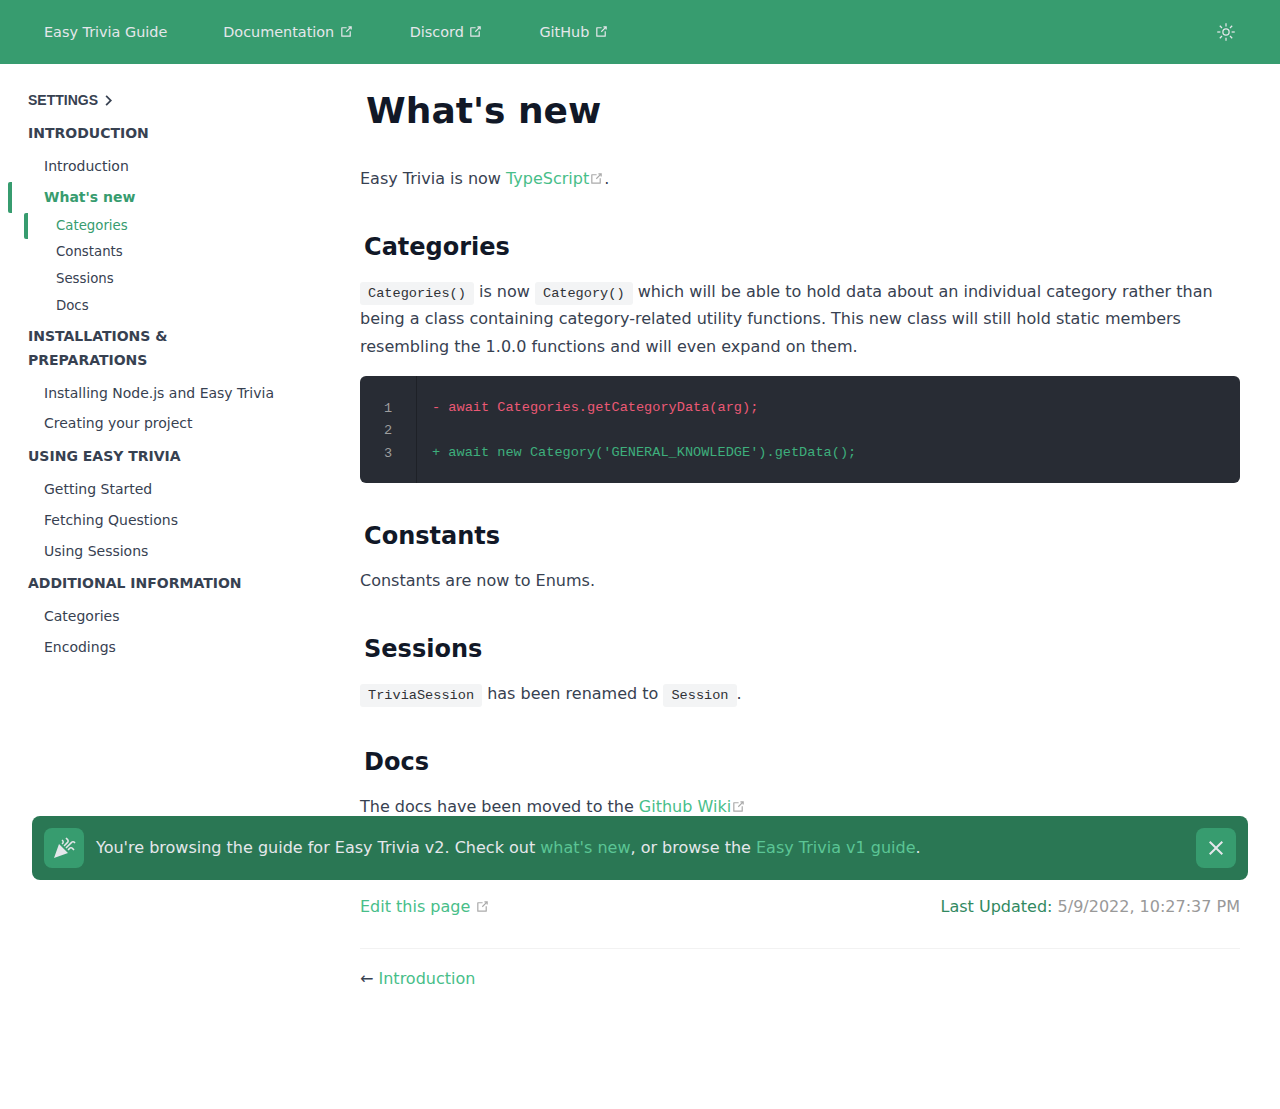
<file: whats-new.html>
<!DOCTYPE html>
<html lang="en-US">
<head>
	<style>
		:root {
			--c-bg: #fff;
		}

		html.dark {
			--c-bg: #1d1d1d;
		}

		html, body {
			background-color: var(--c-bg);
		}
	</style>
	<script>
		(() => {
			const { classList } = document.documentElement;
			const userMode = localStorage.getItem('guide-color-scheme');
			const systemDarkMode = window.matchMedia && window.matchMedia('(prefers-color-scheme: dark)').matches;

			if (userMode === 'dark' || (userMode !== 'light' && systemDarkMode)) {
				classList.toggle('dark', true);
			}

			const themes = ['blurple'];
			let colorTheme = localStorage.getItem('guide-color-theme');

			if (colorTheme !== 'default' && !themes.includes(colorTheme)) {
				colorTheme = 'default';
			}

			if (colorTheme !== 'default') classList.add(`guide-theme-${colorTheme}`);
		})();
	</script>
<meta charset="utf-8"><meta name="viewport" content="width=device-width, initial-scale=1.0"><link rel="icon" href="/favicon.png"><meta name="theme-color" content="#3eaf7c"><meta name="twitter:card" content="summary"><meta property="og:title" content="Easy Trivia Guide"><meta property="og:description" content="Imagine an NPM package that allowed you to interact with the open trivia API..."><meta property="og:type" content="website"><meta property="og:url" content="https://easy-trivia-guide.js.org/"><meta property="og:locale" content="en_US"><meta property="og:image" content="/meta-image.png"><title>What's new | Easy Trivia Guide</title><meta name="description" content="Imagine an NPM package that allowed you to interact with the open trivia API...">
<link rel="modulepreload" href="/assets/app.4bfd7cda.js"><link rel="modulepreload" href="/assets/whats-new.html.5d469898.js"><link rel="modulepreload" href="/assets/whats-new.html.ff1a268b.js">
<link rel="stylesheet" href="/assets/style.b2dc4b0c.css">
</head>
<body>
	<div id="app"><!--[--><div class="theme-container"><header class="navbar"><div class="navbar-wrapper"><div class="navbar-links-wrapper"><div class="navbar-links-container"><span class="navbar-links-home"><a href="/" class="">Easy Trivia Guide</a></span><!--[--><!--]--><nav class="navbar-links can-hide"><!--[--><div class="navbar-links-item"><a class="nav-link external" href="https://easy-trivia-guide.js.org/" rel="noopener noreferrer" target="_blank" aria-label="Documentation"><!--[--><!--]--> Documentation <span><svg class="icon outbound" xmlns="http://www.w3.org/2000/svg" ariahidden="true" focusable="false" x="0px" y="0px" viewbox="0 0 100 100" width="15" height="15"><path fill="currentColor" d="M18.8,85.1h56l0,0c2.2,0,4-1.8,4-4v-32h-8v28h-48v-48h28v-8h-32l0,0c-2.2,0-4,1.8-4,4v56C14.8,83.3,16.6,85.1,18.8,85.1z"></path><polygon fill="currentColor" points="45.7,48.7 51.3,54.3 77.2,28.5 77.2,37.2 85.2,37.2 85.2,14.9 62.8,14.9 62.8,22.9 71.5,22.9"></polygon></svg><!--[--><span class="sr-only">open in new window</span><!--]--></span><!--[--><!--]--></a></div><div class="navbar-links-item"><a class="nav-link external" href="https://easy-trivia-guide.js.org/discord" rel="noopener noreferrer" target="_blank" aria-label="Discord"><!--[--><!--]--> Discord <span><svg class="icon outbound" xmlns="http://www.w3.org/2000/svg" ariahidden="true" focusable="false" x="0px" y="0px" viewbox="0 0 100 100" width="15" height="15"><path fill="currentColor" d="M18.8,85.1h56l0,0c2.2,0,4-1.8,4-4v-32h-8v28h-48v-48h28v-8h-32l0,0c-2.2,0-4,1.8-4,4v56C14.8,83.3,16.6,85.1,18.8,85.1z"></path><polygon fill="currentColor" points="45.7,48.7 51.3,54.3 77.2,28.5 77.2,37.2 85.2,37.2 85.2,14.9 62.8,14.9 62.8,22.9 71.5,22.9"></polygon></svg><!--[--><span class="sr-only">open in new window</span><!--]--></span><!--[--><!--]--></a></div><div class="navbar-links-item"><a class="nav-link external" href="https://github.com/Elitezen/easy-trivia" rel="noopener noreferrer" target="_blank" aria-label="GitHub"><!--[--><!--]--> GitHub <span><svg class="icon outbound" xmlns="http://www.w3.org/2000/svg" ariahidden="true" focusable="false" x="0px" y="0px" viewbox="0 0 100 100" width="15" height="15"><path fill="currentColor" d="M18.8,85.1h56l0,0c2.2,0,4-1.8,4-4v-32h-8v28h-48v-48h28v-8h-32l0,0c-2.2,0-4,1.8-4,4v56C14.8,83.3,16.6,85.1,18.8,85.1z"></path><polygon fill="currentColor" points="45.7,48.7 51.3,54.3 77.2,28.5 77.2,37.2 85.2,37.2 85.2,14.9 62.8,14.9 62.8,22.9 71.5,22.9"></polygon></svg><!--[--><span class="sr-only">open in new window</span><!--]--></span><!--[--><!--]--></a></div><!--]--></nav><!--[--><!--]--></div><div class="navbar-links-container"><button class="toggle-dark-button"><svg class="icon light-icon" focusable="false" viewBox="0 0 32 32"><path d="M16 12.005a4 4 0 1 1-4 4a4.005 4.005 0 0 1 4-4m0-2a6 6 0 1 0 6 6a6 6 0 0 0-6-6z" fill="currentColor"></path><path d="M5.394 6.813l1.414-1.415l3.506 3.506L8.9 10.318z" fill="currentColor"></path><path d="M2 15.005h5v2H2z" fill="currentColor"></path><path d="M5.394 25.197L8.9 21.691l1.414 1.415l-3.506 3.505z" fill="currentColor"></path><path d="M15 25.005h2v5h-2z" fill="currentColor"></path><path d="M21.687 23.106l1.414-1.415l3.506 3.506l-1.414 1.414z" fill="currentColor"></path><path d="M25 15.005h5v2h-5z" fill="currentColor"></path><path d="M21.687 8.904l3.506-3.506l1.414 1.415l-3.506 3.505z" fill="currentColor"></path><path d="M15 2.005h2v5h-2z" fill="currentColor"></path></svg><svg class="icon dark-icon" focusable="false" viewBox="0 0 32 32"><path d="M13.502 5.414a15.075 15.075 0 0 0 11.594 18.194a11.113 11.113 0 0 1-7.975 3.39c-.138 0-.278.005-.418 0a11.094 11.094 0 0 1-3.2-21.584M14.98 3a1.002 1.002 0 0 0-.175.016a13.096 13.096 0 0 0 1.825 25.981c.164.006.328 0 .49 0a13.072 13.072 0 0 0 10.703-5.555a1.01 1.01 0 0 0-.783-1.565A13.08 13.08 0 0 1 15.89 4.38A1.015 1.015 0 0 0 14.98 3z" fill="currentColor"></path></svg></button><!----><div class="toggle-sidebar-button"><svg viewbox="0 0 448 512" class="icon sidebar-menu-icon"><path fill="currentColor" d="M436 124H12c-6.627 0-12-5.373-12-12V80c0-6.627 5.373-12 12-12h424c6.627 0 12 5.373 12 12v32c0 6.627-5.373 12-12 12zm0 160H12c-6.627 0-12-5.373-12-12v-32c0-6.627 5.373-12 12-12h424c6.627 0 12 5.373 12 12v32c0 6.627-5.373 12-12 12zm0 160H12c-6.627 0-12-5.373-12-12v-32c0-6.627 5.373-12 12-12h424c6.627 0 12 5.373 12 12v32c0 6.627-5.373 12-12 12z"></path></svg><svg viewbox="0 0 24 24" class="icon sidebar-close-icon"><path d="M19 6.41L17.59 5L12 10.59L6.41 5L5 6.41L10.59 12L5 17.59L6.41 19L12 13.41L17.59 19L19 17.59L13.41 12L19 6.41z" fill="currentColor"></path></svg></div></div></div></div></header><div class="content-wrapper"><div class="notifications-wrapper"><div class="notifications"><!--[--><!----><!--]--></div></div><div class="sidebar-mask"></div><div class="sidebar-wrapper"><aside class="sidebar"><nav class="navbar-links"><!--[--><div class="navbar-links-item"><a class="nav-link external" href="https://easy-trivia-guide.js.org/" rel="noopener noreferrer" target="_blank" aria-label="Documentation"><!--[--><!--]--> Documentation <span><svg class="icon outbound" xmlns="http://www.w3.org/2000/svg" ariahidden="true" focusable="false" x="0px" y="0px" viewbox="0 0 100 100" width="15" height="15"><path fill="currentColor" d="M18.8,85.1h56l0,0c2.2,0,4-1.8,4-4v-32h-8v28h-48v-48h28v-8h-32l0,0c-2.2,0-4,1.8-4,4v56C14.8,83.3,16.6,85.1,18.8,85.1z"></path><polygon fill="currentColor" points="45.7,48.7 51.3,54.3 77.2,28.5 77.2,37.2 85.2,37.2 85.2,14.9 62.8,14.9 62.8,22.9 71.5,22.9"></polygon></svg><!--[--><span class="sr-only">open in new window</span><!--]--></span><!--[--><!--]--></a></div><div class="navbar-links-item"><a class="nav-link external" href="https://easy-trivia-guide.js.org/discord" rel="noopener noreferrer" target="_blank" aria-label="Discord"><!--[--><!--]--> Discord <span><svg class="icon outbound" xmlns="http://www.w3.org/2000/svg" ariahidden="true" focusable="false" x="0px" y="0px" viewbox="0 0 100 100" width="15" height="15"><path fill="currentColor" d="M18.8,85.1h56l0,0c2.2,0,4-1.8,4-4v-32h-8v28h-48v-48h28v-8h-32l0,0c-2.2,0-4,1.8-4,4v56C14.8,83.3,16.6,85.1,18.8,85.1z"></path><polygon fill="currentColor" points="45.7,48.7 51.3,54.3 77.2,28.5 77.2,37.2 85.2,37.2 85.2,14.9 62.8,14.9 62.8,22.9 71.5,22.9"></polygon></svg><!--[--><span class="sr-only">open in new window</span><!--]--></span><!--[--><!--]--></a></div><div class="navbar-links-item"><a class="nav-link external" href="https://github.com/Elitezen/easy-trivia" rel="noopener noreferrer" target="_blank" aria-label="GitHub"><!--[--><!--]--> GitHub <span><svg class="icon outbound" xmlns="http://www.w3.org/2000/svg" ariahidden="true" focusable="false" x="0px" y="0px" viewbox="0 0 100 100" width="15" height="15"><path fill="currentColor" d="M18.8,85.1h56l0,0c2.2,0,4-1.8,4-4v-32h-8v28h-48v-48h28v-8h-32l0,0c-2.2,0-4,1.8-4,4v56C14.8,83.3,16.6,85.1,18.8,85.1z"></path><polygon fill="currentColor" points="45.7,48.7 51.3,54.3 77.2,28.5 77.2,37.2 85.2,37.2 85.2,14.9 62.8,14.9 62.8,22.9 71.5,22.9"></polygon></svg><!--[--><span class="sr-only">open in new window</span><!--]--></span><!--[--><!--]--></a></div><!--]--></nav><!--[--><!--]--><ul class="sidebar-links"><div class="sidebar-group sidebar-group-collapsed"><button class="sidebar-heading sidebar-item"> Settings <svg viewbox="0 0 24 24" class="menu-icon"><path d="M7.41 8.58L12 13.17l4.59-4.59L18 10l-6 6l-6-6l1.41-1.42z" fill="currentColor"></path></svg></button><ul style="display:none;"><li><div class="sidebar-item"><div class="theme-options"><ul class="color-theme-options"><span>Theme</span><li><button class="default-theme" title="Green theme"></button></li><li><button class="blurple-theme" title="Blurple theme"></button></li></ul></div></div></li></ul></div><!--[--><!--[--><p class="sidebar-heading sidebar-item active">Introduction</p><ul class=""><li><!--[--><a href="/" class="nav-link sidebar-item" aria-label="Introduction"><!--[--><!--]--> Introduction <!--[--><!--]--></a><!----><!--]--></li><li><!--[--><a aria-current="page" href="/whats-new.html" class="router-link-active router-link-exact-active nav-link router-link-active sidebar-item active" aria-label="What&#39;s new"><!--[--><!--]--> What&#39;s new <!--[--><!--]--></a><ul class="sidebar-sub-items"><li><!--[--><a aria-current="page" href="/whats-new.html#categories" class="router-link-active router-link-exact-active nav-link sidebar-item" aria-label="Categories"><!--[--><!--]--> Categories <!--[--><!--]--></a><!----><!--]--></li><li><!--[--><a aria-current="page" href="/whats-new.html#constants" class="router-link-active router-link-exact-active nav-link sidebar-item" aria-label="Constants"><!--[--><!--]--> Constants <!--[--><!--]--></a><!----><!--]--></li><li><!--[--><a aria-current="page" href="/whats-new.html#sessions" class="router-link-active router-link-exact-active nav-link sidebar-item" aria-label="Sessions"><!--[--><!--]--> Sessions <!--[--><!--]--></a><!----><!--]--></li><li><!--[--><a aria-current="page" href="/whats-new.html#docs" class="router-link-active router-link-exact-active nav-link sidebar-item" aria-label="Docs"><!--[--><!--]--> Docs <!--[--><!--]--></a><!----><!--]--></li></ul><!--]--></li></ul><!--]--><!--[--><p class="sidebar-heading sidebar-item">Installations &amp; Preparations</p><ul class=""><li><!--[--><a href="/installation/" class="nav-link sidebar-item" aria-label="Installing Node.js and Easy Trivia"><!--[--><!--]--> Installing Node.js and Easy Trivia <!--[--><!--]--></a><!----><!--]--></li><li><!--[--><a href="/basics/" class="nav-link sidebar-item" aria-label="Creating your project"><!--[--><!--]--> Creating your project <!--[--><!--]--></a><!----><!--]--></li></ul><!--]--><!--[--><p class="sidebar-heading sidebar-item">Using Easy Trivia</p><ul class=""><li><!--[--><a href="/creating/getting-started.html" class="nav-link sidebar-item" aria-label="Getting Started"><!--[--><!--]--> Getting Started <!--[--><!--]--></a><!----><!--]--></li><li><!--[--><a href="/creating/coding.html" class="nav-link sidebar-item" aria-label="Fetching Questions"><!--[--><!--]--> Fetching Questions <!--[--><!--]--></a><!----><!--]--></li><li><!--[--><a href="/creating/sessions.html" class="nav-link sidebar-item" aria-label="Using Sessions"><!--[--><!--]--> Using Sessions <!--[--><!--]--></a><!----><!--]--></li></ul><!--]--><!--[--><p class="sidebar-heading sidebar-item">Additional Information</p><ul class=""><li><!--[--><a href="/other/categories.html" class="nav-link sidebar-item" aria-label="Categories"><!--[--><!--]--> Categories <!--[--><!--]--></a><!----><!--]--></li><li><!--[--><a href="/other/encodings.html" class="nav-link sidebar-item" aria-label="Encodings"><!--[--><!--]--> Encodings <!--[--><!--]--></a><!----><!--]--></li></ul><!--]--><!--]--></ul><!--[--><!--]--></aside></div><main class="page"><!--[--><!--]--><div class="theme-default-content"><!--[--><h1 id="what-s-new" tabindex="-1"><a class="header-anchor" href="#what-s-new" aria-hidden="true">#</a> What&#39;s new</h1><p>Easy Trivia is now <a href="https://typescriptlang.org" target="_blank" rel="noopener noreferrer">TypeScript<span><svg class="icon outbound" xmlns="http://www.w3.org/2000/svg" ariahidden="true" focusable="false" x="0px" y="0px" viewbox="0 0 100 100" width="15" height="15"><path fill="currentColor" d="M18.8,85.1h56l0,0c2.2,0,4-1.8,4-4v-32h-8v28h-48v-48h28v-8h-32l0,0c-2.2,0-4,1.8-4,4v56C14.8,83.3,16.6,85.1,18.8,85.1z"></path><polygon fill="currentColor" points="45.7,48.7 51.3,54.3 77.2,28.5 77.2,37.2 85.2,37.2 85.2,14.9 62.8,14.9 62.8,22.9 71.5,22.9"></polygon></svg><!--[--><span class="sr-only">open in new window</span><!--]--></span></a>.</p><h2 id="categories" tabindex="-1"><a class="header-anchor" href="#categories" aria-hidden="true">#</a> Categories</h2><p><code>Categories()</code> is now <code>Category()</code> which will be able to hold data about an individual category rather than being a class containing category-related utility functions. This new class will still hold static members resembling the 1.0.0 functions and will even expand on them.</p><div class="language-diff ext-diff line-numbers-mode"><pre class="language-diff"><code><span class="token deleted-sign deleted"><span class="token prefix deleted">-</span><span class="token line"> await Categories.getCategoryData(arg);
</span></span>
<span class="token inserted-sign inserted"><span class="token prefix inserted">+</span><span class="token line"> await new Category(&#39;GENERAL_KNOWLEDGE&#39;).getData();
</span></span></code></pre><div class="line-numbers"><span class="line-number">1</span><br><span class="line-number">2</span><br><span class="line-number">3</span><br></div></div><h2 id="constants" tabindex="-1"><a class="header-anchor" href="#constants" aria-hidden="true">#</a> Constants</h2><p>Constants are now to Enums.</p><h2 id="sessions" tabindex="-1"><a class="header-anchor" href="#sessions" aria-hidden="true">#</a> Sessions</h2><p><code>TriviaSession</code> has been renamed to <code>Session</code>.</p><h2 id="docs" tabindex="-1"><a class="header-anchor" href="#docs" aria-hidden="true">#</a> Docs</h2><p>The docs have been moved to the <a href="https://github.com/Elitezen/easy-trivia/wiki/" target="_blank" rel="noopener noreferrer">Github Wiki<span><svg class="icon outbound" xmlns="http://www.w3.org/2000/svg" ariahidden="true" focusable="false" x="0px" y="0px" viewbox="0 0 100 100" width="15" height="15"><path fill="currentColor" d="M18.8,85.1h56l0,0c2.2,0,4-1.8,4-4v-32h-8v28h-48v-48h28v-8h-32l0,0c-2.2,0-4,1.8-4,4v56C14.8,83.3,16.6,85.1,18.8,85.1z"></path><polygon fill="currentColor" points="45.7,48.7 51.3,54.3 77.2,28.5 77.2,37.2 85.2,37.2 85.2,14.9 62.8,14.9 62.8,22.9 71.5,22.9"></polygon></svg><!--[--><span class="sr-only">open in new window</span><!--]--></span></a></p><!--]--></div><footer class="page-meta"><div class="meta-item edit-link"><a class="nav-link external meta-item-label" href="https://github.com/Elitezen/easy-trivia/edit/main/guide/whats-new.md" rel="noopener noreferrer" target="_blank" aria-label="Edit this page"><!--[--><!--]--> Edit this page <span><svg class="icon outbound" xmlns="http://www.w3.org/2000/svg" ariahidden="true" focusable="false" x="0px" y="0px" viewbox="0 0 100 100" width="15" height="15"><path fill="currentColor" d="M18.8,85.1h56l0,0c2.2,0,4-1.8,4-4v-32h-8v28h-48v-48h28v-8h-32l0,0c-2.2,0-4,1.8-4,4v56C14.8,83.3,16.6,85.1,18.8,85.1z"></path><polygon fill="currentColor" points="45.7,48.7 51.3,54.3 77.2,28.5 77.2,37.2 85.2,37.2 85.2,14.9 62.8,14.9 62.8,22.9 71.5,22.9"></polygon></svg><!--[--><span class="sr-only">open in new window</span><!--]--></span><!--[--><!--]--></a></div><div class="meta-item last-updated"><span class="meta-item-label">Last Updated: </span><span class="meta-item-info">5/9/2022, 10:27:37 PM</span></div><!----></footer><nav class="page-nav"><p class="inner"><span class="prev"> ← <a href="/" class="nav-link" aria-label="Introduction"><!--[--><!--]--> Introduction <!--[--><!--]--></a></span><!----></p></nav><!--[--><!--]--></main></div></div><!----><!--]--></div>
	<script type="module" src="/assets/app.4bfd7cda.js" defer></script>
</body>
</html>
</file>
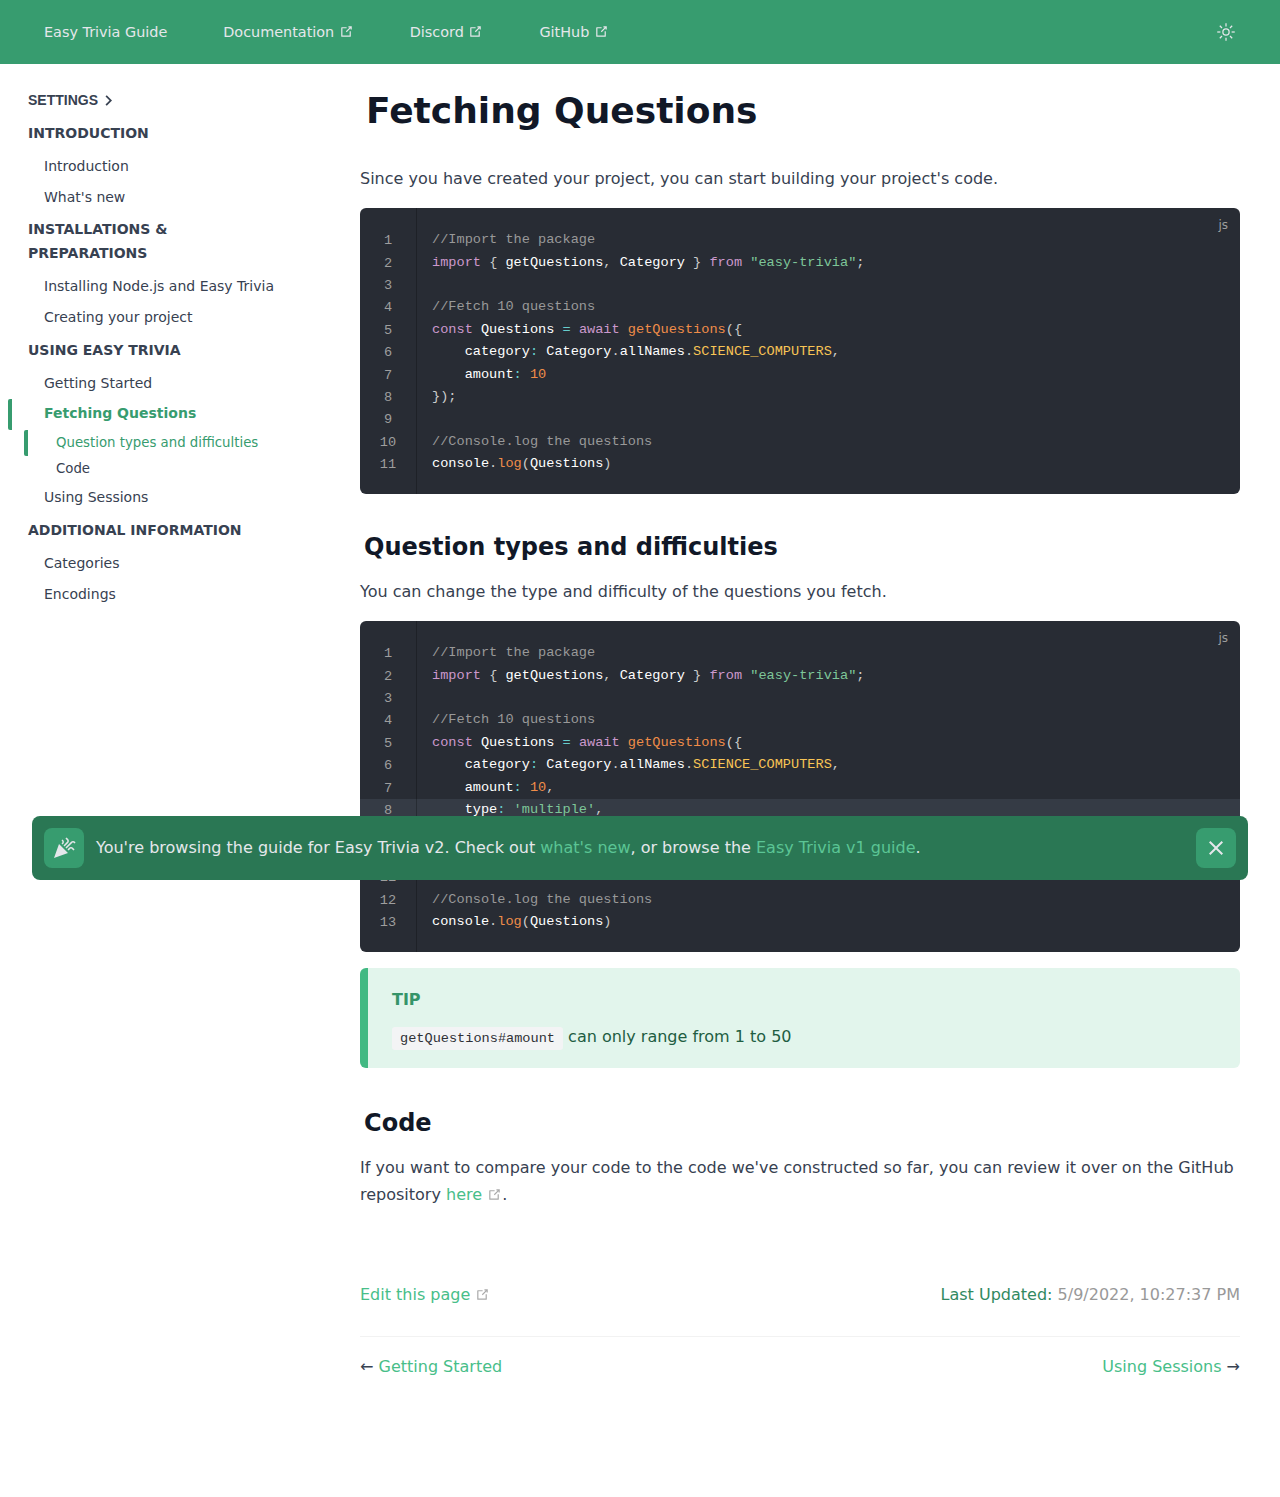
<file: creating/coding.html>
<!DOCTYPE html>
<html lang="en-US">
<head>
	<style>
		:root {
			--c-bg: #fff;
		}

		html.dark {
			--c-bg: #1d1d1d;
		}

		html, body {
			background-color: var(--c-bg);
		}
	</style>
	<script>
		(() => {
			const { classList } = document.documentElement;
			const userMode = localStorage.getItem('guide-color-scheme');
			const systemDarkMode = window.matchMedia && window.matchMedia('(prefers-color-scheme: dark)').matches;

			if (userMode === 'dark' || (userMode !== 'light' && systemDarkMode)) {
				classList.toggle('dark', true);
			}

			const themes = ['blurple'];
			let colorTheme = localStorage.getItem('guide-color-theme');

			if (colorTheme !== 'default' && !themes.includes(colorTheme)) {
				colorTheme = 'default';
			}

			if (colorTheme !== 'default') classList.add(`guide-theme-${colorTheme}`);
		})();
	</script>
<meta charset="utf-8"><meta name="viewport" content="width=device-width, initial-scale=1.0"><link rel="icon" href="/favicon.png"><meta name="theme-color" content="#3eaf7c"><meta name="twitter:card" content="summary"><meta property="og:title" content="Easy Trivia Guide"><meta property="og:description" content="Imagine an NPM package that allowed you to interact with the open trivia API..."><meta property="og:type" content="website"><meta property="og:url" content="https://easy-trivia-guide.js.org/"><meta property="og:locale" content="en_US"><meta property="og:image" content="/meta-image.png"><title>Fetching Questions | Easy Trivia Guide</title><meta name="description" content="Imagine an NPM package that allowed you to interact with the open trivia API...">
<link rel="modulepreload" href="/assets/app.4bfd7cda.js"><link rel="modulepreload" href="/assets/coding.html.07ab00f6.js"><link rel="modulepreload" href="/assets/coding.html.5a017a1a.js">
<link rel="stylesheet" href="/assets/style.b2dc4b0c.css">
</head>
<body>
	<div id="app"><!--[--><div class="theme-container"><header class="navbar"><div class="navbar-wrapper"><div class="navbar-links-wrapper"><div class="navbar-links-container"><span class="navbar-links-home"><a href="/" class="">Easy Trivia Guide</a></span><!--[--><!--]--><nav class="navbar-links can-hide"><!--[--><div class="navbar-links-item"><a class="nav-link external" href="https://easy-trivia-guide.js.org/" rel="noopener noreferrer" target="_blank" aria-label="Documentation"><!--[--><!--]--> Documentation <span><svg class="icon outbound" xmlns="http://www.w3.org/2000/svg" ariahidden="true" focusable="false" x="0px" y="0px" viewbox="0 0 100 100" width="15" height="15"><path fill="currentColor" d="M18.8,85.1h56l0,0c2.2,0,4-1.8,4-4v-32h-8v28h-48v-48h28v-8h-32l0,0c-2.2,0-4,1.8-4,4v56C14.8,83.3,16.6,85.1,18.8,85.1z"></path><polygon fill="currentColor" points="45.7,48.7 51.3,54.3 77.2,28.5 77.2,37.2 85.2,37.2 85.2,14.9 62.8,14.9 62.8,22.9 71.5,22.9"></polygon></svg><!--[--><span class="sr-only">open in new window</span><!--]--></span><!--[--><!--]--></a></div><div class="navbar-links-item"><a class="nav-link external" href="https://easy-trivia-guide.js.org/discord" rel="noopener noreferrer" target="_blank" aria-label="Discord"><!--[--><!--]--> Discord <span><svg class="icon outbound" xmlns="http://www.w3.org/2000/svg" ariahidden="true" focusable="false" x="0px" y="0px" viewbox="0 0 100 100" width="15" height="15"><path fill="currentColor" d="M18.8,85.1h56l0,0c2.2,0,4-1.8,4-4v-32h-8v28h-48v-48h28v-8h-32l0,0c-2.2,0-4,1.8-4,4v56C14.8,83.3,16.6,85.1,18.8,85.1z"></path><polygon fill="currentColor" points="45.7,48.7 51.3,54.3 77.2,28.5 77.2,37.2 85.2,37.2 85.2,14.9 62.8,14.9 62.8,22.9 71.5,22.9"></polygon></svg><!--[--><span class="sr-only">open in new window</span><!--]--></span><!--[--><!--]--></a></div><div class="navbar-links-item"><a class="nav-link external" href="https://github.com/Elitezen/easy-trivia" rel="noopener noreferrer" target="_blank" aria-label="GitHub"><!--[--><!--]--> GitHub <span><svg class="icon outbound" xmlns="http://www.w3.org/2000/svg" ariahidden="true" focusable="false" x="0px" y="0px" viewbox="0 0 100 100" width="15" height="15"><path fill="currentColor" d="M18.8,85.1h56l0,0c2.2,0,4-1.8,4-4v-32h-8v28h-48v-48h28v-8h-32l0,0c-2.2,0-4,1.8-4,4v56C14.8,83.3,16.6,85.1,18.8,85.1z"></path><polygon fill="currentColor" points="45.7,48.7 51.3,54.3 77.2,28.5 77.2,37.2 85.2,37.2 85.2,14.9 62.8,14.9 62.8,22.9 71.5,22.9"></polygon></svg><!--[--><span class="sr-only">open in new window</span><!--]--></span><!--[--><!--]--></a></div><!--]--></nav><!--[--><!--]--></div><div class="navbar-links-container"><button class="toggle-dark-button"><svg class="icon light-icon" focusable="false" viewBox="0 0 32 32"><path d="M16 12.005a4 4 0 1 1-4 4a4.005 4.005 0 0 1 4-4m0-2a6 6 0 1 0 6 6a6 6 0 0 0-6-6z" fill="currentColor"></path><path d="M5.394 6.813l1.414-1.415l3.506 3.506L8.9 10.318z" fill="currentColor"></path><path d="M2 15.005h5v2H2z" fill="currentColor"></path><path d="M5.394 25.197L8.9 21.691l1.414 1.415l-3.506 3.505z" fill="currentColor"></path><path d="M15 25.005h2v5h-2z" fill="currentColor"></path><path d="M21.687 23.106l1.414-1.415l3.506 3.506l-1.414 1.414z" fill="currentColor"></path><path d="M25 15.005h5v2h-5z" fill="currentColor"></path><path d="M21.687 8.904l3.506-3.506l1.414 1.415l-3.506 3.505z" fill="currentColor"></path><path d="M15 2.005h2v5h-2z" fill="currentColor"></path></svg><svg class="icon dark-icon" focusable="false" viewBox="0 0 32 32"><path d="M13.502 5.414a15.075 15.075 0 0 0 11.594 18.194a11.113 11.113 0 0 1-7.975 3.39c-.138 0-.278.005-.418 0a11.094 11.094 0 0 1-3.2-21.584M14.98 3a1.002 1.002 0 0 0-.175.016a13.096 13.096 0 0 0 1.825 25.981c.164.006.328 0 .49 0a13.072 13.072 0 0 0 10.703-5.555a1.01 1.01 0 0 0-.783-1.565A13.08 13.08 0 0 1 15.89 4.38A1.015 1.015 0 0 0 14.98 3z" fill="currentColor"></path></svg></button><!----><div class="toggle-sidebar-button"><svg viewbox="0 0 448 512" class="icon sidebar-menu-icon"><path fill="currentColor" d="M436 124H12c-6.627 0-12-5.373-12-12V80c0-6.627 5.373-12 12-12h424c6.627 0 12 5.373 12 12v32c0 6.627-5.373 12-12 12zm0 160H12c-6.627 0-12-5.373-12-12v-32c0-6.627 5.373-12 12-12h424c6.627 0 12 5.373 12 12v32c0 6.627-5.373 12-12 12zm0 160H12c-6.627 0-12-5.373-12-12v-32c0-6.627 5.373-12 12-12h424c6.627 0 12 5.373 12 12v32c0 6.627-5.373 12-12 12z"></path></svg><svg viewbox="0 0 24 24" class="icon sidebar-close-icon"><path d="M19 6.41L17.59 5L12 10.59L6.41 5L5 6.41L10.59 12L5 17.59L6.41 19L12 13.41L17.59 19L19 17.59L13.41 12L19 6.41z" fill="currentColor"></path></svg></div></div></div></div></header><div class="content-wrapper"><div class="notifications-wrapper"><div class="notifications"><!--[--><!----><!--]--></div></div><div class="sidebar-mask"></div><div class="sidebar-wrapper"><aside class="sidebar"><nav class="navbar-links"><!--[--><div class="navbar-links-item"><a class="nav-link external" href="https://easy-trivia-guide.js.org/" rel="noopener noreferrer" target="_blank" aria-label="Documentation"><!--[--><!--]--> Documentation <span><svg class="icon outbound" xmlns="http://www.w3.org/2000/svg" ariahidden="true" focusable="false" x="0px" y="0px" viewbox="0 0 100 100" width="15" height="15"><path fill="currentColor" d="M18.8,85.1h56l0,0c2.2,0,4-1.8,4-4v-32h-8v28h-48v-48h28v-8h-32l0,0c-2.2,0-4,1.8-4,4v56C14.8,83.3,16.6,85.1,18.8,85.1z"></path><polygon fill="currentColor" points="45.7,48.7 51.3,54.3 77.2,28.5 77.2,37.2 85.2,37.2 85.2,14.9 62.8,14.9 62.8,22.9 71.5,22.9"></polygon></svg><!--[--><span class="sr-only">open in new window</span><!--]--></span><!--[--><!--]--></a></div><div class="navbar-links-item"><a class="nav-link external" href="https://easy-trivia-guide.js.org/discord" rel="noopener noreferrer" target="_blank" aria-label="Discord"><!--[--><!--]--> Discord <span><svg class="icon outbound" xmlns="http://www.w3.org/2000/svg" ariahidden="true" focusable="false" x="0px" y="0px" viewbox="0 0 100 100" width="15" height="15"><path fill="currentColor" d="M18.8,85.1h56l0,0c2.2,0,4-1.8,4-4v-32h-8v28h-48v-48h28v-8h-32l0,0c-2.2,0-4,1.8-4,4v56C14.8,83.3,16.6,85.1,18.8,85.1z"></path><polygon fill="currentColor" points="45.7,48.7 51.3,54.3 77.2,28.5 77.2,37.2 85.2,37.2 85.2,14.9 62.8,14.9 62.8,22.9 71.5,22.9"></polygon></svg><!--[--><span class="sr-only">open in new window</span><!--]--></span><!--[--><!--]--></a></div><div class="navbar-links-item"><a class="nav-link external" href="https://github.com/Elitezen/easy-trivia" rel="noopener noreferrer" target="_blank" aria-label="GitHub"><!--[--><!--]--> GitHub <span><svg class="icon outbound" xmlns="http://www.w3.org/2000/svg" ariahidden="true" focusable="false" x="0px" y="0px" viewbox="0 0 100 100" width="15" height="15"><path fill="currentColor" d="M18.8,85.1h56l0,0c2.2,0,4-1.8,4-4v-32h-8v28h-48v-48h28v-8h-32l0,0c-2.2,0-4,1.8-4,4v56C14.8,83.3,16.6,85.1,18.8,85.1z"></path><polygon fill="currentColor" points="45.7,48.7 51.3,54.3 77.2,28.5 77.2,37.2 85.2,37.2 85.2,14.9 62.8,14.9 62.8,22.9 71.5,22.9"></polygon></svg><!--[--><span class="sr-only">open in new window</span><!--]--></span><!--[--><!--]--></a></div><!--]--></nav><!--[--><!--]--><ul class="sidebar-links"><div class="sidebar-group sidebar-group-collapsed"><button class="sidebar-heading sidebar-item"> Settings <svg viewbox="0 0 24 24" class="menu-icon"><path d="M7.41 8.58L12 13.17l4.59-4.59L18 10l-6 6l-6-6l1.41-1.42z" fill="currentColor"></path></svg></button><ul style="display:none;"><li><div class="sidebar-item"><div class="theme-options"><ul class="color-theme-options"><span>Theme</span><li><button class="default-theme" title="Green theme"></button></li><li><button class="blurple-theme" title="Blurple theme"></button></li></ul></div></div></li></ul></div><!--[--><!--[--><p class="sidebar-heading sidebar-item">Introduction</p><ul class=""><li><!--[--><a href="/" class="nav-link sidebar-item" aria-label="Introduction"><!--[--><!--]--> Introduction <!--[--><!--]--></a><!----><!--]--></li><li><!--[--><a href="/whats-new.html" class="nav-link sidebar-item" aria-label="What&#39;s new"><!--[--><!--]--> What&#39;s new <!--[--><!--]--></a><!----><!--]--></li></ul><!--]--><!--[--><p class="sidebar-heading sidebar-item">Installations &amp; Preparations</p><ul class=""><li><!--[--><a href="/installation/" class="nav-link sidebar-item" aria-label="Installing Node.js and Easy Trivia"><!--[--><!--]--> Installing Node.js and Easy Trivia <!--[--><!--]--></a><!----><!--]--></li><li><!--[--><a href="/basics/" class="nav-link sidebar-item" aria-label="Creating your project"><!--[--><!--]--> Creating your project <!--[--><!--]--></a><!----><!--]--></li></ul><!--]--><!--[--><p class="sidebar-heading sidebar-item active">Using Easy Trivia</p><ul class=""><li><!--[--><a href="/creating/getting-started.html" class="nav-link sidebar-item" aria-label="Getting Started"><!--[--><!--]--> Getting Started <!--[--><!--]--></a><!----><!--]--></li><li><!--[--><a aria-current="page" href="/creating/coding.html" class="router-link-active router-link-exact-active nav-link router-link-active sidebar-item active" aria-label="Fetching Questions"><!--[--><!--]--> Fetching Questions <!--[--><!--]--></a><ul class="sidebar-sub-items"><li><!--[--><a aria-current="page" href="/creating/coding.html#question-types-and-difficulties" class="router-link-active router-link-exact-active nav-link sidebar-item" aria-label="Question types and difficulties"><!--[--><!--]--> Question types and difficulties <!--[--><!--]--></a><!----><!--]--></li><li><!--[--><a aria-current="page" href="/creating/coding.html#code" class="router-link-active router-link-exact-active nav-link sidebar-item" aria-label="Code"><!--[--><!--]--> Code <!--[--><!--]--></a><!----><!--]--></li></ul><!--]--></li><li><!--[--><a href="/creating/sessions.html" class="nav-link sidebar-item" aria-label="Using Sessions"><!--[--><!--]--> Using Sessions <!--[--><!--]--></a><!----><!--]--></li></ul><!--]--><!--[--><p class="sidebar-heading sidebar-item">Additional Information</p><ul class=""><li><!--[--><a href="/other/categories.html" class="nav-link sidebar-item" aria-label="Categories"><!--[--><!--]--> Categories <!--[--><!--]--></a><!----><!--]--></li><li><!--[--><a href="/other/encodings.html" class="nav-link sidebar-item" aria-label="Encodings"><!--[--><!--]--> Encodings <!--[--><!--]--></a><!----><!--]--></li></ul><!--]--><!--]--></ul><!--[--><!--]--></aside></div><main class="page"><!--[--><!--]--><div class="theme-default-content"><!--[--><h1 id="fetching-questions" tabindex="-1"><a class="header-anchor" href="#fetching-questions" aria-hidden="true">#</a> Fetching Questions</h1><p>Since you have created your project, you can start building your project&#39;s code.</p><div class="language-javascript ext-js line-numbers-mode"><pre class="language-javascript"><code><span class="token comment">//Import the package</span>
<span class="token keyword">import</span> <span class="token punctuation">{</span> getQuestions<span class="token punctuation">,</span> Category <span class="token punctuation">}</span> <span class="token keyword">from</span> <span class="token string">&quot;easy-trivia&quot;</span><span class="token punctuation">;</span>

<span class="token comment">//Fetch 10 questions</span>
<span class="token keyword">const</span> Questions <span class="token operator">=</span> <span class="token keyword">await</span> <span class="token function">getQuestions</span><span class="token punctuation">(</span><span class="token punctuation">{</span>
    category<span class="token operator">:</span> Category<span class="token punctuation">.</span>allNames<span class="token punctuation">.</span><span class="token constant">SCIENCE_COMPUTERS</span><span class="token punctuation">,</span>
    amount<span class="token operator">:</span> <span class="token number">10</span>
<span class="token punctuation">}</span><span class="token punctuation">)</span><span class="token punctuation">;</span>

<span class="token comment">//Console.log the questions</span>
console<span class="token punctuation">.</span><span class="token function">log</span><span class="token punctuation">(</span>Questions<span class="token punctuation">)</span>
</code></pre><div class="line-numbers"><span class="line-number">1</span><br><span class="line-number">2</span><br><span class="line-number">3</span><br><span class="line-number">4</span><br><span class="line-number">5</span><br><span class="line-number">6</span><br><span class="line-number">7</span><br><span class="line-number">8</span><br><span class="line-number">9</span><br><span class="line-number">10</span><br><span class="line-number">11</span><br></div></div><h2 id="question-types-and-difficulties" tabindex="-1"><a class="header-anchor" href="#question-types-and-difficulties" aria-hidden="true">#</a> Question types and difficulties</h2><p>You can change the type and difficulty of the questions you fetch.</p><div class="language-javascript ext-js line-numbers-mode"><pre class="language-javascript"><code><span class="token comment">//Import the package</span>
<span class="token keyword">import</span> <span class="token punctuation">{</span> getQuestions<span class="token punctuation">,</span> Category <span class="token punctuation">}</span> <span class="token keyword">from</span> <span class="token string">&quot;easy-trivia&quot;</span><span class="token punctuation">;</span>

<span class="token comment">//Fetch 10 questions</span>
<span class="token keyword">const</span> Questions <span class="token operator">=</span> <span class="token keyword">await</span> <span class="token function">getQuestions</span><span class="token punctuation">(</span><span class="token punctuation">{</span>
    category<span class="token operator">:</span> Category<span class="token punctuation">.</span>allNames<span class="token punctuation">.</span><span class="token constant">SCIENCE_COMPUTERS</span><span class="token punctuation">,</span>
    amount<span class="token operator">:</span> <span class="token number">10</span><span class="token punctuation">,</span>
    type<span class="token operator">:</span> <span class="token string">&#39;multiple&#39;</span><span class="token punctuation">,</span>
    difficulty<span class="token operator">:</span> <span class="token string">&#39;easy&#39;</span>
<span class="token punctuation">}</span><span class="token punctuation">)</span><span class="token punctuation">;</span>

<span class="token comment">//Console.log the questions</span>
console<span class="token punctuation">.</span><span class="token function">log</span><span class="token punctuation">(</span>Questions<span class="token punctuation">)</span>
</code></pre><div class="highlight-lines"><br><br><br><br><br><br><br><div class="highlight-line"> </div><div class="highlight-line"> </div><br><br><br><br></div><div class="line-numbers"><span class="line-number">1</span><br><span class="line-number">2</span><br><span class="line-number">3</span><br><span class="line-number">4</span><br><span class="line-number">5</span><br><span class="line-number">6</span><br><span class="line-number">7</span><br><span class="line-number">8</span><br><span class="line-number">9</span><br><span class="line-number">10</span><br><span class="line-number">11</span><br><span class="line-number">12</span><br><span class="line-number">13</span><br></div></div><div class="custom-container tip"><p class="custom-container-title">TIP</p><p><code>getQuestions#amount</code> can only range from 1 to 50</p></div><h2 id="code" tabindex="-1"><a class="header-anchor" href="#code" aria-hidden="true">#</a> Code</h2><p> If you want to compare your code to the code we&#39;ve constructed so far, you can review it over on the GitHub repository <a href="https://github.com/Turtlepaw/trivia-docs/tree/main/code-samples/" target="_blank" rel="noopener noreferrer"> here <span><svg class="icon outbound" xmlns="http://www.w3.org/2000/svg" ariahidden="true" focusable="false" x="0px" y="0px" viewbox="0 0 100 100" width="15" height="15"><path fill="currentColor" d="M18.8,85.1h56l0,0c2.2,0,4-1.8,4-4v-32h-8v28h-48v-48h28v-8h-32l0,0c-2.2,0-4,1.8-4,4v56C14.8,83.3,16.6,85.1,18.8,85.1z"></path><polygon fill="currentColor" points="45.7,48.7 51.3,54.3 77.2,28.5 77.2,37.2 85.2,37.2 85.2,14.9 62.8,14.9 62.8,22.9 71.5,22.9"></polygon></svg><!--[--><span class="sr-only">open in new window</span><!--]--></span></a>. </p><!--]--></div><footer class="page-meta"><div class="meta-item edit-link"><a class="nav-link external meta-item-label" href="https://github.com/Elitezen/easy-trivia/edit/main/guide/creating/coding.md" rel="noopener noreferrer" target="_blank" aria-label="Edit this page"><!--[--><!--]--> Edit this page <span><svg class="icon outbound" xmlns="http://www.w3.org/2000/svg" ariahidden="true" focusable="false" x="0px" y="0px" viewbox="0 0 100 100" width="15" height="15"><path fill="currentColor" d="M18.8,85.1h56l0,0c2.2,0,4-1.8,4-4v-32h-8v28h-48v-48h28v-8h-32l0,0c-2.2,0-4,1.8-4,4v56C14.8,83.3,16.6,85.1,18.8,85.1z"></path><polygon fill="currentColor" points="45.7,48.7 51.3,54.3 77.2,28.5 77.2,37.2 85.2,37.2 85.2,14.9 62.8,14.9 62.8,22.9 71.5,22.9"></polygon></svg><!--[--><span class="sr-only">open in new window</span><!--]--></span><!--[--><!--]--></a></div><div class="meta-item last-updated"><span class="meta-item-label">Last Updated: </span><span class="meta-item-info">5/9/2022, 10:27:37 PM</span></div><!----></footer><nav class="page-nav"><p class="inner"><span class="prev"> ← <a href="/creating/getting-started.html" class="nav-link" aria-label="Getting Started"><!--[--><!--]--> Getting Started <!--[--><!--]--></a></span><span class="next"><a href="/creating/sessions.html" class="nav-link" aria-label="Using Sessions"><!--[--><!--]--> Using Sessions <!--[--><!--]--></a> → </span></p></nav><!--[--><!--]--></main></div></div><!----><!--]--></div>
	<script type="module" src="/assets/app.4bfd7cda.js" defer></script>
</body>
</html>
</file>
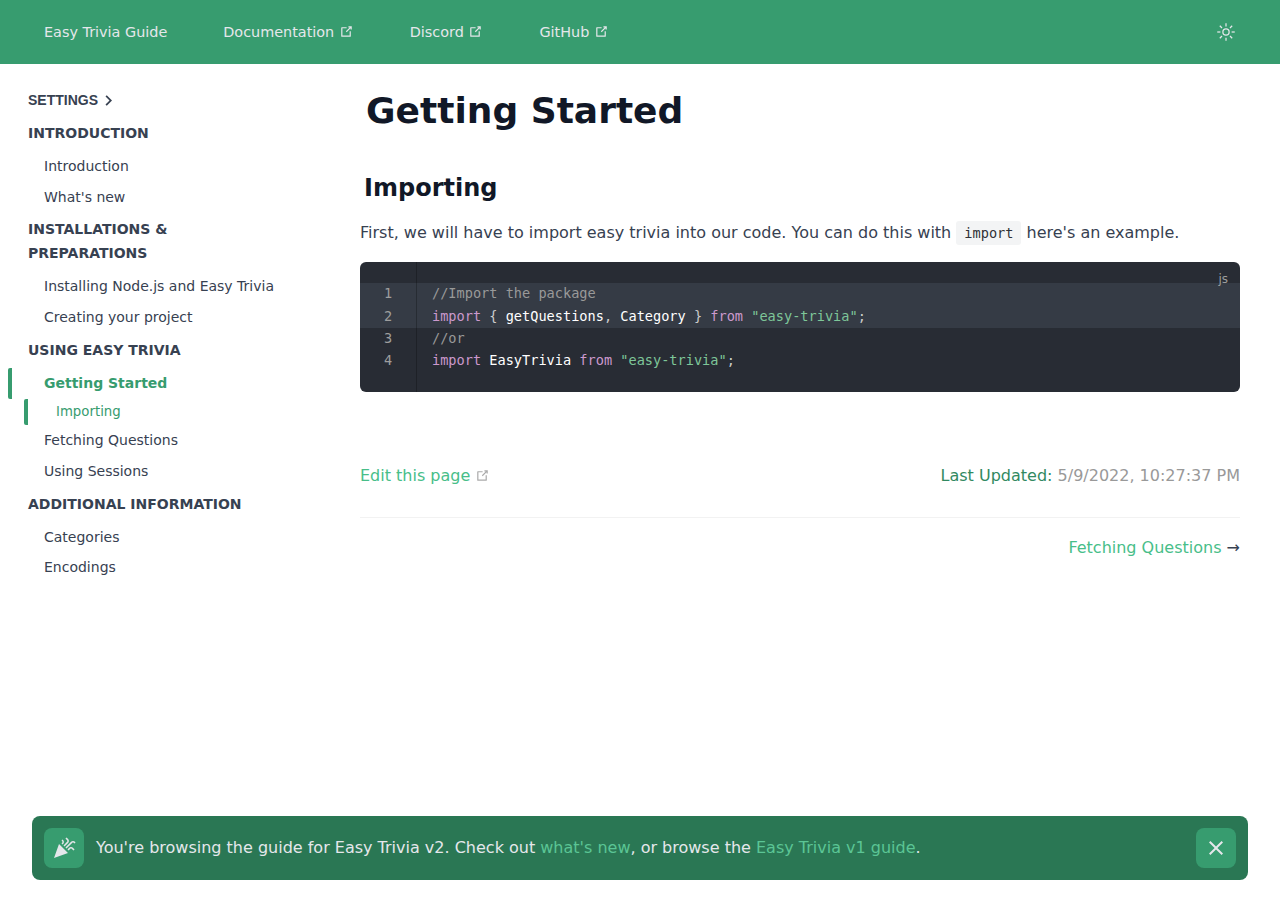
<file: creating/getting-started.html>
<!DOCTYPE html>
<html lang="en-US">
<head>
	<style>
		:root {
			--c-bg: #fff;
		}

		html.dark {
			--c-bg: #1d1d1d;
		}

		html, body {
			background-color: var(--c-bg);
		}
	</style>
	<script>
		(() => {
			const { classList } = document.documentElement;
			const userMode = localStorage.getItem('guide-color-scheme');
			const systemDarkMode = window.matchMedia && window.matchMedia('(prefers-color-scheme: dark)').matches;

			if (userMode === 'dark' || (userMode !== 'light' && systemDarkMode)) {
				classList.toggle('dark', true);
			}

			const themes = ['blurple'];
			let colorTheme = localStorage.getItem('guide-color-theme');

			if (colorTheme !== 'default' && !themes.includes(colorTheme)) {
				colorTheme = 'default';
			}

			if (colorTheme !== 'default') classList.add(`guide-theme-${colorTheme}`);
		})();
	</script>
<meta charset="utf-8"><meta name="viewport" content="width=device-width, initial-scale=1.0"><link rel="icon" href="/favicon.png"><meta name="theme-color" content="#3eaf7c"><meta name="twitter:card" content="summary"><meta property="og:title" content="Easy Trivia Guide"><meta property="og:description" content="Imagine an NPM package that allowed you to interact with the open trivia API..."><meta property="og:type" content="website"><meta property="og:url" content="https://easy-trivia-guide.js.org/"><meta property="og:locale" content="en_US"><meta property="og:image" content="/meta-image.png"><title>Getting Started | Easy Trivia Guide</title><meta name="description" content="Imagine an NPM package that allowed you to interact with the open trivia API...">
<link rel="modulepreload" href="/assets/app.4bfd7cda.js"><link rel="modulepreload" href="/assets/getting-started.html.cbcb1371.js"><link rel="modulepreload" href="/assets/getting-started.html.adb67d03.js">
<link rel="stylesheet" href="/assets/style.b2dc4b0c.css">
</head>
<body>
	<div id="app"><!--[--><div class="theme-container"><header class="navbar"><div class="navbar-wrapper"><div class="navbar-links-wrapper"><div class="navbar-links-container"><span class="navbar-links-home"><a href="/" class="">Easy Trivia Guide</a></span><!--[--><!--]--><nav class="navbar-links can-hide"><!--[--><div class="navbar-links-item"><a class="nav-link external" href="https://easy-trivia-guide.js.org/" rel="noopener noreferrer" target="_blank" aria-label="Documentation"><!--[--><!--]--> Documentation <span><svg class="icon outbound" xmlns="http://www.w3.org/2000/svg" ariahidden="true" focusable="false" x="0px" y="0px" viewbox="0 0 100 100" width="15" height="15"><path fill="currentColor" d="M18.8,85.1h56l0,0c2.2,0,4-1.8,4-4v-32h-8v28h-48v-48h28v-8h-32l0,0c-2.2,0-4,1.8-4,4v56C14.8,83.3,16.6,85.1,18.8,85.1z"></path><polygon fill="currentColor" points="45.7,48.7 51.3,54.3 77.2,28.5 77.2,37.2 85.2,37.2 85.2,14.9 62.8,14.9 62.8,22.9 71.5,22.9"></polygon></svg><!--[--><span class="sr-only">open in new window</span><!--]--></span><!--[--><!--]--></a></div><div class="navbar-links-item"><a class="nav-link external" href="https://easy-trivia-guide.js.org/discord" rel="noopener noreferrer" target="_blank" aria-label="Discord"><!--[--><!--]--> Discord <span><svg class="icon outbound" xmlns="http://www.w3.org/2000/svg" ariahidden="true" focusable="false" x="0px" y="0px" viewbox="0 0 100 100" width="15" height="15"><path fill="currentColor" d="M18.8,85.1h56l0,0c2.2,0,4-1.8,4-4v-32h-8v28h-48v-48h28v-8h-32l0,0c-2.2,0-4,1.8-4,4v56C14.8,83.3,16.6,85.1,18.8,85.1z"></path><polygon fill="currentColor" points="45.7,48.7 51.3,54.3 77.2,28.5 77.2,37.2 85.2,37.2 85.2,14.9 62.8,14.9 62.8,22.9 71.5,22.9"></polygon></svg><!--[--><span class="sr-only">open in new window</span><!--]--></span><!--[--><!--]--></a></div><div class="navbar-links-item"><a class="nav-link external" href="https://github.com/Elitezen/easy-trivia" rel="noopener noreferrer" target="_blank" aria-label="GitHub"><!--[--><!--]--> GitHub <span><svg class="icon outbound" xmlns="http://www.w3.org/2000/svg" ariahidden="true" focusable="false" x="0px" y="0px" viewbox="0 0 100 100" width="15" height="15"><path fill="currentColor" d="M18.8,85.1h56l0,0c2.2,0,4-1.8,4-4v-32h-8v28h-48v-48h28v-8h-32l0,0c-2.2,0-4,1.8-4,4v56C14.8,83.3,16.6,85.1,18.8,85.1z"></path><polygon fill="currentColor" points="45.7,48.7 51.3,54.3 77.2,28.5 77.2,37.2 85.2,37.2 85.2,14.9 62.8,14.9 62.8,22.9 71.5,22.9"></polygon></svg><!--[--><span class="sr-only">open in new window</span><!--]--></span><!--[--><!--]--></a></div><!--]--></nav><!--[--><!--]--></div><div class="navbar-links-container"><button class="toggle-dark-button"><svg class="icon light-icon" focusable="false" viewBox="0 0 32 32"><path d="M16 12.005a4 4 0 1 1-4 4a4.005 4.005 0 0 1 4-4m0-2a6 6 0 1 0 6 6a6 6 0 0 0-6-6z" fill="currentColor"></path><path d="M5.394 6.813l1.414-1.415l3.506 3.506L8.9 10.318z" fill="currentColor"></path><path d="M2 15.005h5v2H2z" fill="currentColor"></path><path d="M5.394 25.197L8.9 21.691l1.414 1.415l-3.506 3.505z" fill="currentColor"></path><path d="M15 25.005h2v5h-2z" fill="currentColor"></path><path d="M21.687 23.106l1.414-1.415l3.506 3.506l-1.414 1.414z" fill="currentColor"></path><path d="M25 15.005h5v2h-5z" fill="currentColor"></path><path d="M21.687 8.904l3.506-3.506l1.414 1.415l-3.506 3.505z" fill="currentColor"></path><path d="M15 2.005h2v5h-2z" fill="currentColor"></path></svg><svg class="icon dark-icon" focusable="false" viewBox="0 0 32 32"><path d="M13.502 5.414a15.075 15.075 0 0 0 11.594 18.194a11.113 11.113 0 0 1-7.975 3.39c-.138 0-.278.005-.418 0a11.094 11.094 0 0 1-3.2-21.584M14.98 3a1.002 1.002 0 0 0-.175.016a13.096 13.096 0 0 0 1.825 25.981c.164.006.328 0 .49 0a13.072 13.072 0 0 0 10.703-5.555a1.01 1.01 0 0 0-.783-1.565A13.08 13.08 0 0 1 15.89 4.38A1.015 1.015 0 0 0 14.98 3z" fill="currentColor"></path></svg></button><!----><div class="toggle-sidebar-button"><svg viewbox="0 0 448 512" class="icon sidebar-menu-icon"><path fill="currentColor" d="M436 124H12c-6.627 0-12-5.373-12-12V80c0-6.627 5.373-12 12-12h424c6.627 0 12 5.373 12 12v32c0 6.627-5.373 12-12 12zm0 160H12c-6.627 0-12-5.373-12-12v-32c0-6.627 5.373-12 12-12h424c6.627 0 12 5.373 12 12v32c0 6.627-5.373 12-12 12zm0 160H12c-6.627 0-12-5.373-12-12v-32c0-6.627 5.373-12 12-12h424c6.627 0 12 5.373 12 12v32c0 6.627-5.373 12-12 12z"></path></svg><svg viewbox="0 0 24 24" class="icon sidebar-close-icon"><path d="M19 6.41L17.59 5L12 10.59L6.41 5L5 6.41L10.59 12L5 17.59L6.41 19L12 13.41L17.59 19L19 17.59L13.41 12L19 6.41z" fill="currentColor"></path></svg></div></div></div></div></header><div class="content-wrapper"><div class="notifications-wrapper"><div class="notifications"><!--[--><!----><!--]--></div></div><div class="sidebar-mask"></div><div class="sidebar-wrapper"><aside class="sidebar"><nav class="navbar-links"><!--[--><div class="navbar-links-item"><a class="nav-link external" href="https://easy-trivia-guide.js.org/" rel="noopener noreferrer" target="_blank" aria-label="Documentation"><!--[--><!--]--> Documentation <span><svg class="icon outbound" xmlns="http://www.w3.org/2000/svg" ariahidden="true" focusable="false" x="0px" y="0px" viewbox="0 0 100 100" width="15" height="15"><path fill="currentColor" d="M18.8,85.1h56l0,0c2.2,0,4-1.8,4-4v-32h-8v28h-48v-48h28v-8h-32l0,0c-2.2,0-4,1.8-4,4v56C14.8,83.3,16.6,85.1,18.8,85.1z"></path><polygon fill="currentColor" points="45.7,48.7 51.3,54.3 77.2,28.5 77.2,37.2 85.2,37.2 85.2,14.9 62.8,14.9 62.8,22.9 71.5,22.9"></polygon></svg><!--[--><span class="sr-only">open in new window</span><!--]--></span><!--[--><!--]--></a></div><div class="navbar-links-item"><a class="nav-link external" href="https://easy-trivia-guide.js.org/discord" rel="noopener noreferrer" target="_blank" aria-label="Discord"><!--[--><!--]--> Discord <span><svg class="icon outbound" xmlns="http://www.w3.org/2000/svg" ariahidden="true" focusable="false" x="0px" y="0px" viewbox="0 0 100 100" width="15" height="15"><path fill="currentColor" d="M18.8,85.1h56l0,0c2.2,0,4-1.8,4-4v-32h-8v28h-48v-48h28v-8h-32l0,0c-2.2,0-4,1.8-4,4v56C14.8,83.3,16.6,85.1,18.8,85.1z"></path><polygon fill="currentColor" points="45.7,48.7 51.3,54.3 77.2,28.5 77.2,37.2 85.2,37.2 85.2,14.9 62.8,14.9 62.8,22.9 71.5,22.9"></polygon></svg><!--[--><span class="sr-only">open in new window</span><!--]--></span><!--[--><!--]--></a></div><div class="navbar-links-item"><a class="nav-link external" href="https://github.com/Elitezen/easy-trivia" rel="noopener noreferrer" target="_blank" aria-label="GitHub"><!--[--><!--]--> GitHub <span><svg class="icon outbound" xmlns="http://www.w3.org/2000/svg" ariahidden="true" focusable="false" x="0px" y="0px" viewbox="0 0 100 100" width="15" height="15"><path fill="currentColor" d="M18.8,85.1h56l0,0c2.2,0,4-1.8,4-4v-32h-8v28h-48v-48h28v-8h-32l0,0c-2.2,0-4,1.8-4,4v56C14.8,83.3,16.6,85.1,18.8,85.1z"></path><polygon fill="currentColor" points="45.7,48.7 51.3,54.3 77.2,28.5 77.2,37.2 85.2,37.2 85.2,14.9 62.8,14.9 62.8,22.9 71.5,22.9"></polygon></svg><!--[--><span class="sr-only">open in new window</span><!--]--></span><!--[--><!--]--></a></div><!--]--></nav><!--[--><!--]--><ul class="sidebar-links"><div class="sidebar-group sidebar-group-collapsed"><button class="sidebar-heading sidebar-item"> Settings <svg viewbox="0 0 24 24" class="menu-icon"><path d="M7.41 8.58L12 13.17l4.59-4.59L18 10l-6 6l-6-6l1.41-1.42z" fill="currentColor"></path></svg></button><ul style="display:none;"><li><div class="sidebar-item"><div class="theme-options"><ul class="color-theme-options"><span>Theme</span><li><button class="default-theme" title="Green theme"></button></li><li><button class="blurple-theme" title="Blurple theme"></button></li></ul></div></div></li></ul></div><!--[--><!--[--><p class="sidebar-heading sidebar-item">Introduction</p><ul class=""><li><!--[--><a href="/" class="nav-link sidebar-item" aria-label="Introduction"><!--[--><!--]--> Introduction <!--[--><!--]--></a><!----><!--]--></li><li><!--[--><a href="/whats-new.html" class="nav-link sidebar-item" aria-label="What&#39;s new"><!--[--><!--]--> What&#39;s new <!--[--><!--]--></a><!----><!--]--></li></ul><!--]--><!--[--><p class="sidebar-heading sidebar-item">Installations &amp; Preparations</p><ul class=""><li><!--[--><a href="/installation/" class="nav-link sidebar-item" aria-label="Installing Node.js and Easy Trivia"><!--[--><!--]--> Installing Node.js and Easy Trivia <!--[--><!--]--></a><!----><!--]--></li><li><!--[--><a href="/basics/" class="nav-link sidebar-item" aria-label="Creating your project"><!--[--><!--]--> Creating your project <!--[--><!--]--></a><!----><!--]--></li></ul><!--]--><!--[--><p class="sidebar-heading sidebar-item active">Using Easy Trivia</p><ul class=""><li><!--[--><a aria-current="page" href="/creating/getting-started.html" class="router-link-active router-link-exact-active nav-link router-link-active sidebar-item active" aria-label="Getting Started"><!--[--><!--]--> Getting Started <!--[--><!--]--></a><ul class="sidebar-sub-items"><li><!--[--><a aria-current="page" href="/creating/getting-started.html#importing" class="router-link-active router-link-exact-active nav-link sidebar-item" aria-label="Importing"><!--[--><!--]--> Importing <!--[--><!--]--></a><!----><!--]--></li></ul><!--]--></li><li><!--[--><a href="/creating/coding.html" class="nav-link sidebar-item" aria-label="Fetching Questions"><!--[--><!--]--> Fetching Questions <!--[--><!--]--></a><!----><!--]--></li><li><!--[--><a href="/creating/sessions.html" class="nav-link sidebar-item" aria-label="Using Sessions"><!--[--><!--]--> Using Sessions <!--[--><!--]--></a><!----><!--]--></li></ul><!--]--><!--[--><p class="sidebar-heading sidebar-item">Additional Information</p><ul class=""><li><!--[--><a href="/other/categories.html" class="nav-link sidebar-item" aria-label="Categories"><!--[--><!--]--> Categories <!--[--><!--]--></a><!----><!--]--></li><li><!--[--><a href="/other/encodings.html" class="nav-link sidebar-item" aria-label="Encodings"><!--[--><!--]--> Encodings <!--[--><!--]--></a><!----><!--]--></li></ul><!--]--><!--]--></ul><!--[--><!--]--></aside></div><main class="page"><!--[--><!--]--><div class="theme-default-content"><!--[--><h1 id="getting-started" tabindex="-1"><a class="header-anchor" href="#getting-started" aria-hidden="true">#</a> Getting Started</h1><h2 id="importing" tabindex="-1"><a class="header-anchor" href="#importing" aria-hidden="true">#</a> Importing</h2><p>First, we will have to import easy trivia into our code. You can do this with <code>import</code> here&#39;s an example.</p><div class="language-javascript ext-js line-numbers-mode"><pre class="language-javascript"><code><span class="token comment">//Import the package</span>
<span class="token keyword">import</span> <span class="token punctuation">{</span> getQuestions<span class="token punctuation">,</span> Category <span class="token punctuation">}</span> <span class="token keyword">from</span> <span class="token string">&quot;easy-trivia&quot;</span><span class="token punctuation">;</span>
<span class="token comment">//or</span>
<span class="token keyword">import</span> EasyTrivia <span class="token keyword">from</span> <span class="token string">&quot;easy-trivia&quot;</span><span class="token punctuation">;</span>
</code></pre><div class="highlight-lines"><div class="highlight-line"> </div><div class="highlight-line"> </div><br><br></div><div class="line-numbers"><span class="line-number">1</span><br><span class="line-number">2</span><br><span class="line-number">3</span><br><span class="line-number">4</span><br></div></div><!--]--></div><footer class="page-meta"><div class="meta-item edit-link"><a class="nav-link external meta-item-label" href="https://github.com/Elitezen/easy-trivia/edit/main/guide/creating/getting-started.md" rel="noopener noreferrer" target="_blank" aria-label="Edit this page"><!--[--><!--]--> Edit this page <span><svg class="icon outbound" xmlns="http://www.w3.org/2000/svg" ariahidden="true" focusable="false" x="0px" y="0px" viewbox="0 0 100 100" width="15" height="15"><path fill="currentColor" d="M18.8,85.1h56l0,0c2.2,0,4-1.8,4-4v-32h-8v28h-48v-48h28v-8h-32l0,0c-2.2,0-4,1.8-4,4v56C14.8,83.3,16.6,85.1,18.8,85.1z"></path><polygon fill="currentColor" points="45.7,48.7 51.3,54.3 77.2,28.5 77.2,37.2 85.2,37.2 85.2,14.9 62.8,14.9 62.8,22.9 71.5,22.9"></polygon></svg><!--[--><span class="sr-only">open in new window</span><!--]--></span><!--[--><!--]--></a></div><div class="meta-item last-updated"><span class="meta-item-label">Last Updated: </span><span class="meta-item-info">5/9/2022, 10:27:37 PM</span></div><!----></footer><nav class="page-nav"><p class="inner"><!----><span class="next"><a href="/creating/coding.html" class="nav-link" aria-label="Fetching Questions"><!--[--><!--]--> Fetching Questions <!--[--><!--]--></a> → </span></p></nav><!--[--><!--]--></main></div></div><!----><!--]--></div>
	<script type="module" src="/assets/app.4bfd7cda.js" defer></script>
</body>
</html>
</file>
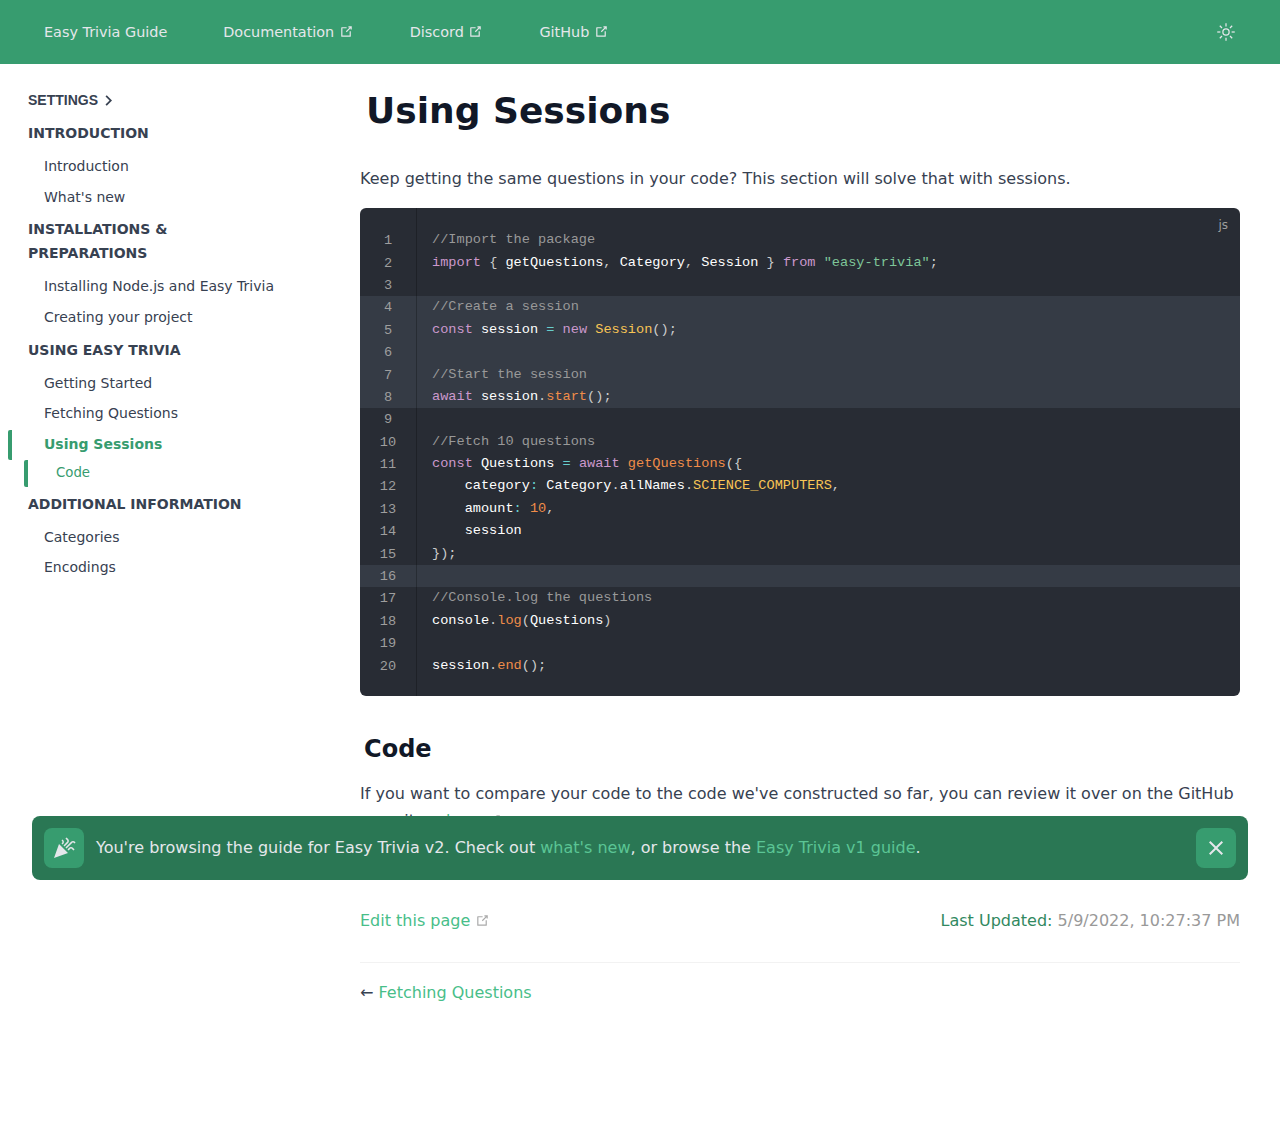
<file: creating/sessions.html>
<!DOCTYPE html>
<html lang="en-US">
<head>
	<style>
		:root {
			--c-bg: #fff;
		}

		html.dark {
			--c-bg: #1d1d1d;
		}

		html, body {
			background-color: var(--c-bg);
		}
	</style>
	<script>
		(() => {
			const { classList } = document.documentElement;
			const userMode = localStorage.getItem('guide-color-scheme');
			const systemDarkMode = window.matchMedia && window.matchMedia('(prefers-color-scheme: dark)').matches;

			if (userMode === 'dark' || (userMode !== 'light' && systemDarkMode)) {
				classList.toggle('dark', true);
			}

			const themes = ['blurple'];
			let colorTheme = localStorage.getItem('guide-color-theme');

			if (colorTheme !== 'default' && !themes.includes(colorTheme)) {
				colorTheme = 'default';
			}

			if (colorTheme !== 'default') classList.add(`guide-theme-${colorTheme}`);
		})();
	</script>
<meta charset="utf-8"><meta name="viewport" content="width=device-width, initial-scale=1.0"><link rel="icon" href="/favicon.png"><meta name="theme-color" content="#3eaf7c"><meta name="twitter:card" content="summary"><meta property="og:title" content="Easy Trivia Guide"><meta property="og:description" content="Imagine an NPM package that allowed you to interact with the open trivia API..."><meta property="og:type" content="website"><meta property="og:url" content="https://easy-trivia-guide.js.org/"><meta property="og:locale" content="en_US"><meta property="og:image" content="/meta-image.png"><title>Using Sessions | Easy Trivia Guide</title><meta name="description" content="Imagine an NPM package that allowed you to interact with the open trivia API...">
<link rel="modulepreload" href="/assets/app.4bfd7cda.js"><link rel="modulepreload" href="/assets/sessions.html.a80c8750.js"><link rel="modulepreload" href="/assets/sessions.html.71cd8479.js">
<link rel="stylesheet" href="/assets/style.b2dc4b0c.css">
</head>
<body>
	<div id="app"><!--[--><div class="theme-container"><header class="navbar"><div class="navbar-wrapper"><div class="navbar-links-wrapper"><div class="navbar-links-container"><span class="navbar-links-home"><a href="/" class="">Easy Trivia Guide</a></span><!--[--><!--]--><nav class="navbar-links can-hide"><!--[--><div class="navbar-links-item"><a class="nav-link external" href="https://easy-trivia-guide.js.org/" rel="noopener noreferrer" target="_blank" aria-label="Documentation"><!--[--><!--]--> Documentation <span><svg class="icon outbound" xmlns="http://www.w3.org/2000/svg" ariahidden="true" focusable="false" x="0px" y="0px" viewbox="0 0 100 100" width="15" height="15"><path fill="currentColor" d="M18.8,85.1h56l0,0c2.2,0,4-1.8,4-4v-32h-8v28h-48v-48h28v-8h-32l0,0c-2.2,0-4,1.8-4,4v56C14.8,83.3,16.6,85.1,18.8,85.1z"></path><polygon fill="currentColor" points="45.7,48.7 51.3,54.3 77.2,28.5 77.2,37.2 85.2,37.2 85.2,14.9 62.8,14.9 62.8,22.9 71.5,22.9"></polygon></svg><!--[--><span class="sr-only">open in new window</span><!--]--></span><!--[--><!--]--></a></div><div class="navbar-links-item"><a class="nav-link external" href="https://easy-trivia-guide.js.org/discord" rel="noopener noreferrer" target="_blank" aria-label="Discord"><!--[--><!--]--> Discord <span><svg class="icon outbound" xmlns="http://www.w3.org/2000/svg" ariahidden="true" focusable="false" x="0px" y="0px" viewbox="0 0 100 100" width="15" height="15"><path fill="currentColor" d="M18.8,85.1h56l0,0c2.2,0,4-1.8,4-4v-32h-8v28h-48v-48h28v-8h-32l0,0c-2.2,0-4,1.8-4,4v56C14.8,83.3,16.6,85.1,18.8,85.1z"></path><polygon fill="currentColor" points="45.7,48.7 51.3,54.3 77.2,28.5 77.2,37.2 85.2,37.2 85.2,14.9 62.8,14.9 62.8,22.9 71.5,22.9"></polygon></svg><!--[--><span class="sr-only">open in new window</span><!--]--></span><!--[--><!--]--></a></div><div class="navbar-links-item"><a class="nav-link external" href="https://github.com/Elitezen/easy-trivia" rel="noopener noreferrer" target="_blank" aria-label="GitHub"><!--[--><!--]--> GitHub <span><svg class="icon outbound" xmlns="http://www.w3.org/2000/svg" ariahidden="true" focusable="false" x="0px" y="0px" viewbox="0 0 100 100" width="15" height="15"><path fill="currentColor" d="M18.8,85.1h56l0,0c2.2,0,4-1.8,4-4v-32h-8v28h-48v-48h28v-8h-32l0,0c-2.2,0-4,1.8-4,4v56C14.8,83.3,16.6,85.1,18.8,85.1z"></path><polygon fill="currentColor" points="45.7,48.7 51.3,54.3 77.2,28.5 77.2,37.2 85.2,37.2 85.2,14.9 62.8,14.9 62.8,22.9 71.5,22.9"></polygon></svg><!--[--><span class="sr-only">open in new window</span><!--]--></span><!--[--><!--]--></a></div><!--]--></nav><!--[--><!--]--></div><div class="navbar-links-container"><button class="toggle-dark-button"><svg class="icon light-icon" focusable="false" viewBox="0 0 32 32"><path d="M16 12.005a4 4 0 1 1-4 4a4.005 4.005 0 0 1 4-4m0-2a6 6 0 1 0 6 6a6 6 0 0 0-6-6z" fill="currentColor"></path><path d="M5.394 6.813l1.414-1.415l3.506 3.506L8.9 10.318z" fill="currentColor"></path><path d="M2 15.005h5v2H2z" fill="currentColor"></path><path d="M5.394 25.197L8.9 21.691l1.414 1.415l-3.506 3.505z" fill="currentColor"></path><path d="M15 25.005h2v5h-2z" fill="currentColor"></path><path d="M21.687 23.106l1.414-1.415l3.506 3.506l-1.414 1.414z" fill="currentColor"></path><path d="M25 15.005h5v2h-5z" fill="currentColor"></path><path d="M21.687 8.904l3.506-3.506l1.414 1.415l-3.506 3.505z" fill="currentColor"></path><path d="M15 2.005h2v5h-2z" fill="currentColor"></path></svg><svg class="icon dark-icon" focusable="false" viewBox="0 0 32 32"><path d="M13.502 5.414a15.075 15.075 0 0 0 11.594 18.194a11.113 11.113 0 0 1-7.975 3.39c-.138 0-.278.005-.418 0a11.094 11.094 0 0 1-3.2-21.584M14.98 3a1.002 1.002 0 0 0-.175.016a13.096 13.096 0 0 0 1.825 25.981c.164.006.328 0 .49 0a13.072 13.072 0 0 0 10.703-5.555a1.01 1.01 0 0 0-.783-1.565A13.08 13.08 0 0 1 15.89 4.38A1.015 1.015 0 0 0 14.98 3z" fill="currentColor"></path></svg></button><!----><div class="toggle-sidebar-button"><svg viewbox="0 0 448 512" class="icon sidebar-menu-icon"><path fill="currentColor" d="M436 124H12c-6.627 0-12-5.373-12-12V80c0-6.627 5.373-12 12-12h424c6.627 0 12 5.373 12 12v32c0 6.627-5.373 12-12 12zm0 160H12c-6.627 0-12-5.373-12-12v-32c0-6.627 5.373-12 12-12h424c6.627 0 12 5.373 12 12v32c0 6.627-5.373 12-12 12zm0 160H12c-6.627 0-12-5.373-12-12v-32c0-6.627 5.373-12 12-12h424c6.627 0 12 5.373 12 12v32c0 6.627-5.373 12-12 12z"></path></svg><svg viewbox="0 0 24 24" class="icon sidebar-close-icon"><path d="M19 6.41L17.59 5L12 10.59L6.41 5L5 6.41L10.59 12L5 17.59L6.41 19L12 13.41L17.59 19L19 17.59L13.41 12L19 6.41z" fill="currentColor"></path></svg></div></div></div></div></header><div class="content-wrapper"><div class="notifications-wrapper"><div class="notifications"><!--[--><!----><!--]--></div></div><div class="sidebar-mask"></div><div class="sidebar-wrapper"><aside class="sidebar"><nav class="navbar-links"><!--[--><div class="navbar-links-item"><a class="nav-link external" href="https://easy-trivia-guide.js.org/" rel="noopener noreferrer" target="_blank" aria-label="Documentation"><!--[--><!--]--> Documentation <span><svg class="icon outbound" xmlns="http://www.w3.org/2000/svg" ariahidden="true" focusable="false" x="0px" y="0px" viewbox="0 0 100 100" width="15" height="15"><path fill="currentColor" d="M18.8,85.1h56l0,0c2.2,0,4-1.8,4-4v-32h-8v28h-48v-48h28v-8h-32l0,0c-2.2,0-4,1.8-4,4v56C14.8,83.3,16.6,85.1,18.8,85.1z"></path><polygon fill="currentColor" points="45.7,48.7 51.3,54.3 77.2,28.5 77.2,37.2 85.2,37.2 85.2,14.9 62.8,14.9 62.8,22.9 71.5,22.9"></polygon></svg><!--[--><span class="sr-only">open in new window</span><!--]--></span><!--[--><!--]--></a></div><div class="navbar-links-item"><a class="nav-link external" href="https://easy-trivia-guide.js.org/discord" rel="noopener noreferrer" target="_blank" aria-label="Discord"><!--[--><!--]--> Discord <span><svg class="icon outbound" xmlns="http://www.w3.org/2000/svg" ariahidden="true" focusable="false" x="0px" y="0px" viewbox="0 0 100 100" width="15" height="15"><path fill="currentColor" d="M18.8,85.1h56l0,0c2.2,0,4-1.8,4-4v-32h-8v28h-48v-48h28v-8h-32l0,0c-2.2,0-4,1.8-4,4v56C14.8,83.3,16.6,85.1,18.8,85.1z"></path><polygon fill="currentColor" points="45.7,48.7 51.3,54.3 77.2,28.5 77.2,37.2 85.2,37.2 85.2,14.9 62.8,14.9 62.8,22.9 71.5,22.9"></polygon></svg><!--[--><span class="sr-only">open in new window</span><!--]--></span><!--[--><!--]--></a></div><div class="navbar-links-item"><a class="nav-link external" href="https://github.com/Elitezen/easy-trivia" rel="noopener noreferrer" target="_blank" aria-label="GitHub"><!--[--><!--]--> GitHub <span><svg class="icon outbound" xmlns="http://www.w3.org/2000/svg" ariahidden="true" focusable="false" x="0px" y="0px" viewbox="0 0 100 100" width="15" height="15"><path fill="currentColor" d="M18.8,85.1h56l0,0c2.2,0,4-1.8,4-4v-32h-8v28h-48v-48h28v-8h-32l0,0c-2.2,0-4,1.8-4,4v56C14.8,83.3,16.6,85.1,18.8,85.1z"></path><polygon fill="currentColor" points="45.7,48.7 51.3,54.3 77.2,28.5 77.2,37.2 85.2,37.2 85.2,14.9 62.8,14.9 62.8,22.9 71.5,22.9"></polygon></svg><!--[--><span class="sr-only">open in new window</span><!--]--></span><!--[--><!--]--></a></div><!--]--></nav><!--[--><!--]--><ul class="sidebar-links"><div class="sidebar-group sidebar-group-collapsed"><button class="sidebar-heading sidebar-item"> Settings <svg viewbox="0 0 24 24" class="menu-icon"><path d="M7.41 8.58L12 13.17l4.59-4.59L18 10l-6 6l-6-6l1.41-1.42z" fill="currentColor"></path></svg></button><ul style="display:none;"><li><div class="sidebar-item"><div class="theme-options"><ul class="color-theme-options"><span>Theme</span><li><button class="default-theme" title="Green theme"></button></li><li><button class="blurple-theme" title="Blurple theme"></button></li></ul></div></div></li></ul></div><!--[--><!--[--><p class="sidebar-heading sidebar-item">Introduction</p><ul class=""><li><!--[--><a href="/" class="nav-link sidebar-item" aria-label="Introduction"><!--[--><!--]--> Introduction <!--[--><!--]--></a><!----><!--]--></li><li><!--[--><a href="/whats-new.html" class="nav-link sidebar-item" aria-label="What&#39;s new"><!--[--><!--]--> What&#39;s new <!--[--><!--]--></a><!----><!--]--></li></ul><!--]--><!--[--><p class="sidebar-heading sidebar-item">Installations &amp; Preparations</p><ul class=""><li><!--[--><a href="/installation/" class="nav-link sidebar-item" aria-label="Installing Node.js and Easy Trivia"><!--[--><!--]--> Installing Node.js and Easy Trivia <!--[--><!--]--></a><!----><!--]--></li><li><!--[--><a href="/basics/" class="nav-link sidebar-item" aria-label="Creating your project"><!--[--><!--]--> Creating your project <!--[--><!--]--></a><!----><!--]--></li></ul><!--]--><!--[--><p class="sidebar-heading sidebar-item active">Using Easy Trivia</p><ul class=""><li><!--[--><a href="/creating/getting-started.html" class="nav-link sidebar-item" aria-label="Getting Started"><!--[--><!--]--> Getting Started <!--[--><!--]--></a><!----><!--]--></li><li><!--[--><a href="/creating/coding.html" class="nav-link sidebar-item" aria-label="Fetching Questions"><!--[--><!--]--> Fetching Questions <!--[--><!--]--></a><!----><!--]--></li><li><!--[--><a aria-current="page" href="/creating/sessions.html" class="router-link-active router-link-exact-active nav-link router-link-active sidebar-item active" aria-label="Using Sessions"><!--[--><!--]--> Using Sessions <!--[--><!--]--></a><ul class="sidebar-sub-items"><li><!--[--><a aria-current="page" href="/creating/sessions.html#code" class="router-link-active router-link-exact-active nav-link sidebar-item" aria-label="Code"><!--[--><!--]--> Code <!--[--><!--]--></a><!----><!--]--></li></ul><!--]--></li></ul><!--]--><!--[--><p class="sidebar-heading sidebar-item">Additional Information</p><ul class=""><li><!--[--><a href="/other/categories.html" class="nav-link sidebar-item" aria-label="Categories"><!--[--><!--]--> Categories <!--[--><!--]--></a><!----><!--]--></li><li><!--[--><a href="/other/encodings.html" class="nav-link sidebar-item" aria-label="Encodings"><!--[--><!--]--> Encodings <!--[--><!--]--></a><!----><!--]--></li></ul><!--]--><!--]--></ul><!--[--><!--]--></aside></div><main class="page"><!--[--><!--]--><div class="theme-default-content"><!--[--><h1 id="using-sessions" tabindex="-1"><a class="header-anchor" href="#using-sessions" aria-hidden="true">#</a> Using Sessions</h1><p>Keep getting the same questions in your code? This section will solve that with sessions.</p><div class="language-javascript ext-js line-numbers-mode"><pre class="language-javascript"><code><span class="token comment">//Import the package</span>
<span class="token keyword">import</span> <span class="token punctuation">{</span> getQuestions<span class="token punctuation">,</span> Category<span class="token punctuation">,</span> Session <span class="token punctuation">}</span> <span class="token keyword">from</span> <span class="token string">&quot;easy-trivia&quot;</span><span class="token punctuation">;</span>

<span class="token comment">//Create a session</span>
<span class="token keyword">const</span> session <span class="token operator">=</span> <span class="token keyword">new</span> <span class="token class-name">Session</span><span class="token punctuation">(</span><span class="token punctuation">)</span><span class="token punctuation">;</span>

<span class="token comment">//Start the session</span>
<span class="token keyword">await</span> session<span class="token punctuation">.</span><span class="token function">start</span><span class="token punctuation">(</span><span class="token punctuation">)</span><span class="token punctuation">;</span>

<span class="token comment">//Fetch 10 questions</span>
<span class="token keyword">const</span> Questions <span class="token operator">=</span> <span class="token keyword">await</span> <span class="token function">getQuestions</span><span class="token punctuation">(</span><span class="token punctuation">{</span>
    category<span class="token operator">:</span> Category<span class="token punctuation">.</span>allNames<span class="token punctuation">.</span><span class="token constant">SCIENCE_COMPUTERS</span><span class="token punctuation">,</span>
    amount<span class="token operator">:</span> <span class="token number">10</span><span class="token punctuation">,</span>
    session
<span class="token punctuation">}</span><span class="token punctuation">)</span><span class="token punctuation">;</span>

<span class="token comment">//Console.log the questions</span>
console<span class="token punctuation">.</span><span class="token function">log</span><span class="token punctuation">(</span>Questions<span class="token punctuation">)</span>

session<span class="token punctuation">.</span><span class="token function">end</span><span class="token punctuation">(</span><span class="token punctuation">)</span><span class="token punctuation">;</span>
</code></pre><div class="highlight-lines"><br><br><br><div class="highlight-line"> </div><div class="highlight-line"> </div><div class="highlight-line"> </div><div class="highlight-line"> </div><div class="highlight-line"> </div><br><br><br><br><br><br><br><div class="highlight-line"> </div><br><br><br><br></div><div class="line-numbers"><span class="line-number">1</span><br><span class="line-number">2</span><br><span class="line-number">3</span><br><span class="line-number">4</span><br><span class="line-number">5</span><br><span class="line-number">6</span><br><span class="line-number">7</span><br><span class="line-number">8</span><br><span class="line-number">9</span><br><span class="line-number">10</span><br><span class="line-number">11</span><br><span class="line-number">12</span><br><span class="line-number">13</span><br><span class="line-number">14</span><br><span class="line-number">15</span><br><span class="line-number">16</span><br><span class="line-number">17</span><br><span class="line-number">18</span><br><span class="line-number">19</span><br><span class="line-number">20</span><br></div></div><h2 id="code" tabindex="-1"><a class="header-anchor" href="#code" aria-hidden="true">#</a> Code</h2><p> If you want to compare your code to the code we&#39;ve constructed so far, you can review it over on the GitHub repository <a href="https://github.com/Turtlepaw/trivia-docs/tree/main/code-samples/" target="_blank" rel="noopener noreferrer"> here <span><svg class="icon outbound" xmlns="http://www.w3.org/2000/svg" ariahidden="true" focusable="false" x="0px" y="0px" viewbox="0 0 100 100" width="15" height="15"><path fill="currentColor" d="M18.8,85.1h56l0,0c2.2,0,4-1.8,4-4v-32h-8v28h-48v-48h28v-8h-32l0,0c-2.2,0-4,1.8-4,4v56C14.8,83.3,16.6,85.1,18.8,85.1z"></path><polygon fill="currentColor" points="45.7,48.7 51.3,54.3 77.2,28.5 77.2,37.2 85.2,37.2 85.2,14.9 62.8,14.9 62.8,22.9 71.5,22.9"></polygon></svg><!--[--><span class="sr-only">open in new window</span><!--]--></span></a>. </p><!--]--></div><footer class="page-meta"><div class="meta-item edit-link"><a class="nav-link external meta-item-label" href="https://github.com/Elitezen/easy-trivia/edit/main/guide/creating/sessions.md" rel="noopener noreferrer" target="_blank" aria-label="Edit this page"><!--[--><!--]--> Edit this page <span><svg class="icon outbound" xmlns="http://www.w3.org/2000/svg" ariahidden="true" focusable="false" x="0px" y="0px" viewbox="0 0 100 100" width="15" height="15"><path fill="currentColor" d="M18.8,85.1h56l0,0c2.2,0,4-1.8,4-4v-32h-8v28h-48v-48h28v-8h-32l0,0c-2.2,0-4,1.8-4,4v56C14.8,83.3,16.6,85.1,18.8,85.1z"></path><polygon fill="currentColor" points="45.7,48.7 51.3,54.3 77.2,28.5 77.2,37.2 85.2,37.2 85.2,14.9 62.8,14.9 62.8,22.9 71.5,22.9"></polygon></svg><!--[--><span class="sr-only">open in new window</span><!--]--></span><!--[--><!--]--></a></div><div class="meta-item last-updated"><span class="meta-item-label">Last Updated: </span><span class="meta-item-info">5/9/2022, 10:27:37 PM</span></div><!----></footer><nav class="page-nav"><p class="inner"><span class="prev"> ← <a href="/creating/coding.html" class="nav-link" aria-label="Fetching Questions"><!--[--><!--]--> Fetching Questions <!--[--><!--]--></a></span><!----></p></nav><!--[--><!--]--></main></div></div><!----><!--]--></div>
	<script type="module" src="/assets/app.4bfd7cda.js" defer></script>
</body>
</html>
</file>
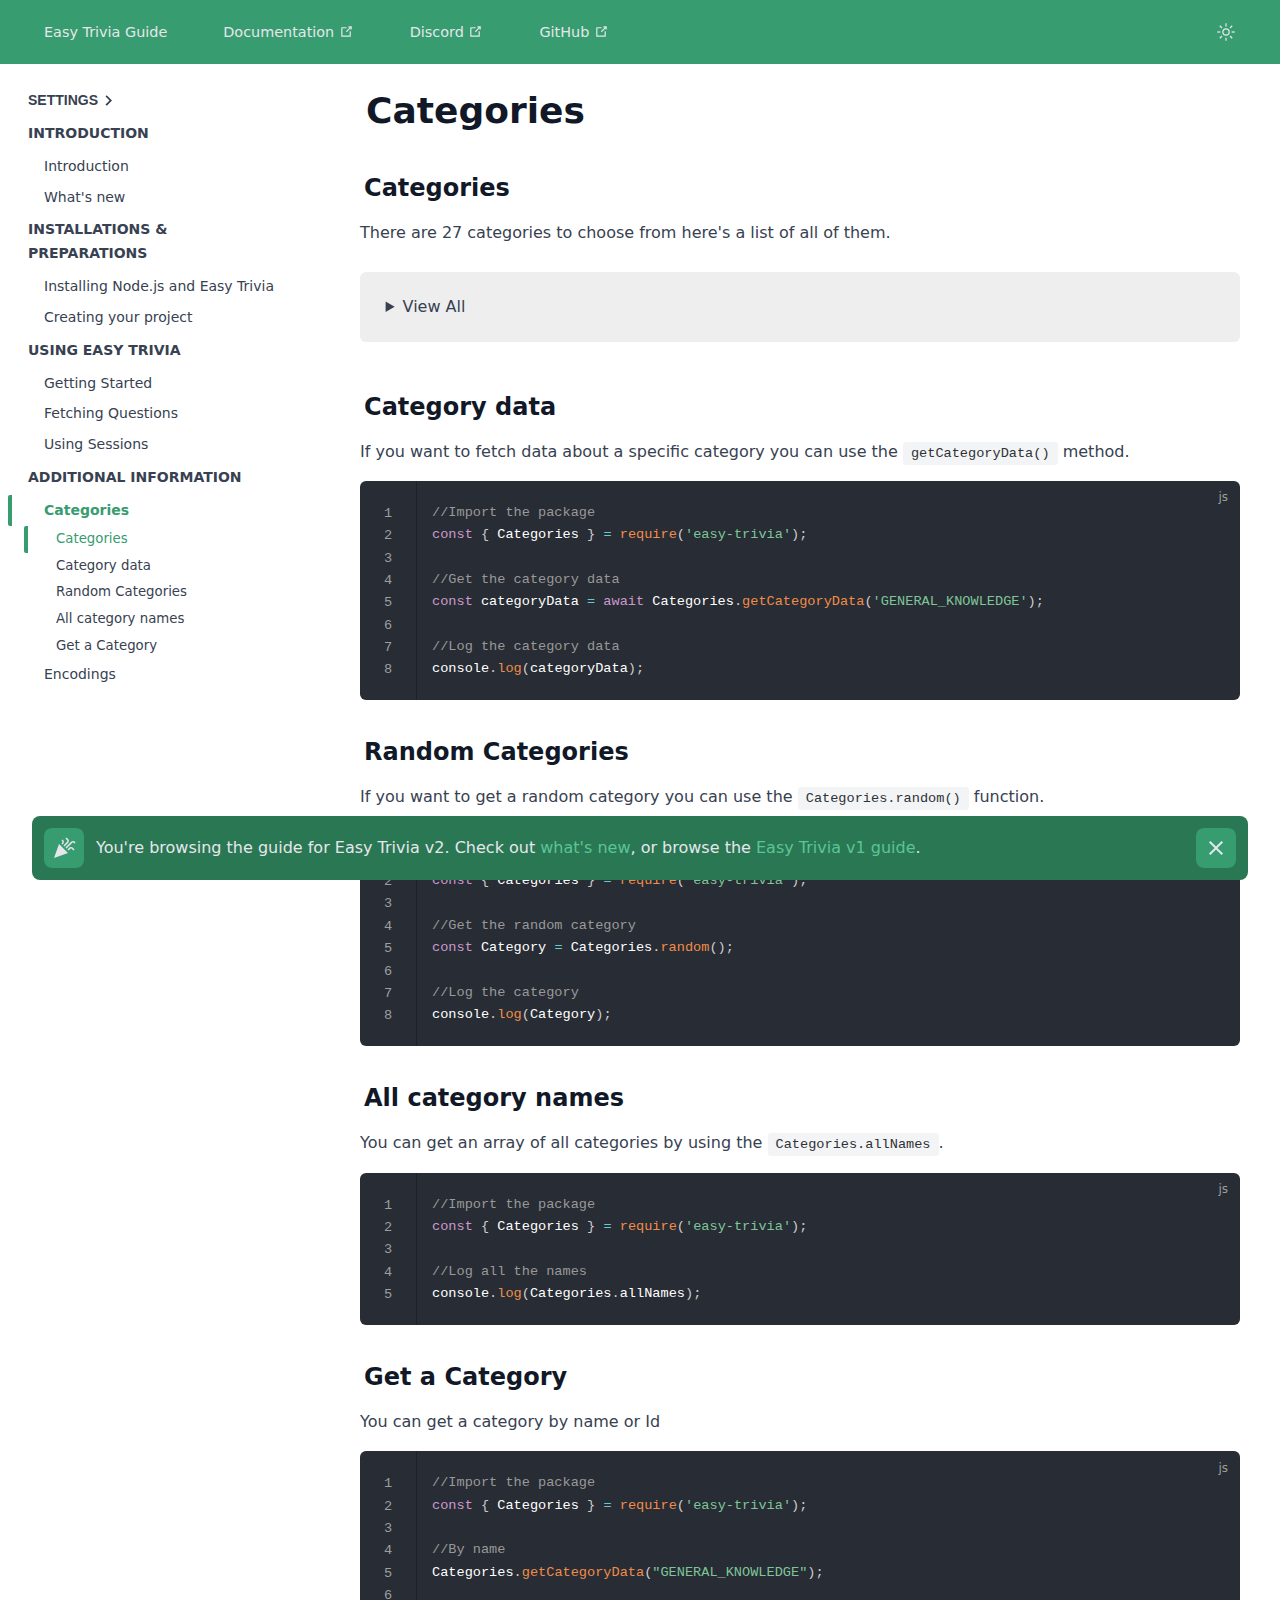
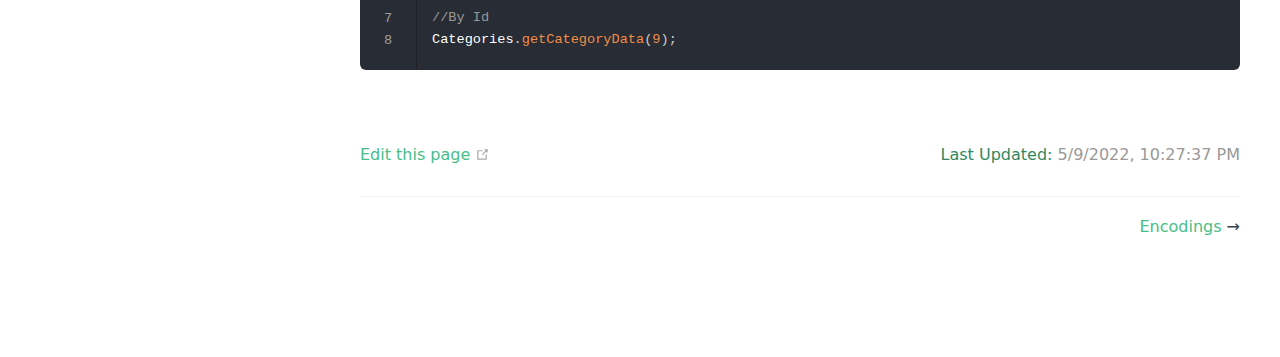
<file: other/categories.html>
<!DOCTYPE html>
<html lang="en-US">
<head>
	<style>
		:root {
			--c-bg: #fff;
		}

		html.dark {
			--c-bg: #1d1d1d;
		}

		html, body {
			background-color: var(--c-bg);
		}
	</style>
	<script>
		(() => {
			const { classList } = document.documentElement;
			const userMode = localStorage.getItem('guide-color-scheme');
			const systemDarkMode = window.matchMedia && window.matchMedia('(prefers-color-scheme: dark)').matches;

			if (userMode === 'dark' || (userMode !== 'light' && systemDarkMode)) {
				classList.toggle('dark', true);
			}

			const themes = ['blurple'];
			let colorTheme = localStorage.getItem('guide-color-theme');

			if (colorTheme !== 'default' && !themes.includes(colorTheme)) {
				colorTheme = 'default';
			}

			if (colorTheme !== 'default') classList.add(`guide-theme-${colorTheme}`);
		})();
	</script>
<meta charset="utf-8"><meta name="viewport" content="width=device-width, initial-scale=1.0"><link rel="icon" href="/favicon.png"><meta name="theme-color" content="#3eaf7c"><meta name="twitter:card" content="summary"><meta property="og:title" content="Easy Trivia Guide"><meta property="og:description" content="Imagine an NPM package that allowed you to interact with the open trivia API..."><meta property="og:type" content="website"><meta property="og:url" content="https://easy-trivia-guide.js.org/"><meta property="og:locale" content="en_US"><meta property="og:image" content="/meta-image.png"><title>Categories | Easy Trivia Guide</title><meta name="description" content="Imagine an NPM package that allowed you to interact with the open trivia API...">
<link rel="modulepreload" href="/assets/app.4bfd7cda.js"><link rel="modulepreload" href="/assets/categories.html.90377a1f.js"><link rel="modulepreload" href="/assets/categories.html.bb51f9ec.js">
<link rel="stylesheet" href="/assets/style.b2dc4b0c.css">
</head>
<body>
	<div id="app"><!--[--><div class="theme-container"><header class="navbar"><div class="navbar-wrapper"><div class="navbar-links-wrapper"><div class="navbar-links-container"><span class="navbar-links-home"><a href="/" class="">Easy Trivia Guide</a></span><!--[--><!--]--><nav class="navbar-links can-hide"><!--[--><div class="navbar-links-item"><a class="nav-link external" href="https://easy-trivia-guide.js.org/" rel="noopener noreferrer" target="_blank" aria-label="Documentation"><!--[--><!--]--> Documentation <span><svg class="icon outbound" xmlns="http://www.w3.org/2000/svg" ariahidden="true" focusable="false" x="0px" y="0px" viewbox="0 0 100 100" width="15" height="15"><path fill="currentColor" d="M18.8,85.1h56l0,0c2.2,0,4-1.8,4-4v-32h-8v28h-48v-48h28v-8h-32l0,0c-2.2,0-4,1.8-4,4v56C14.8,83.3,16.6,85.1,18.8,85.1z"></path><polygon fill="currentColor" points="45.7,48.7 51.3,54.3 77.2,28.5 77.2,37.2 85.2,37.2 85.2,14.9 62.8,14.9 62.8,22.9 71.5,22.9"></polygon></svg><!--[--><span class="sr-only">open in new window</span><!--]--></span><!--[--><!--]--></a></div><div class="navbar-links-item"><a class="nav-link external" href="https://easy-trivia-guide.js.org/discord" rel="noopener noreferrer" target="_blank" aria-label="Discord"><!--[--><!--]--> Discord <span><svg class="icon outbound" xmlns="http://www.w3.org/2000/svg" ariahidden="true" focusable="false" x="0px" y="0px" viewbox="0 0 100 100" width="15" height="15"><path fill="currentColor" d="M18.8,85.1h56l0,0c2.2,0,4-1.8,4-4v-32h-8v28h-48v-48h28v-8h-32l0,0c-2.2,0-4,1.8-4,4v56C14.8,83.3,16.6,85.1,18.8,85.1z"></path><polygon fill="currentColor" points="45.7,48.7 51.3,54.3 77.2,28.5 77.2,37.2 85.2,37.2 85.2,14.9 62.8,14.9 62.8,22.9 71.5,22.9"></polygon></svg><!--[--><span class="sr-only">open in new window</span><!--]--></span><!--[--><!--]--></a></div><div class="navbar-links-item"><a class="nav-link external" href="https://github.com/Elitezen/easy-trivia" rel="noopener noreferrer" target="_blank" aria-label="GitHub"><!--[--><!--]--> GitHub <span><svg class="icon outbound" xmlns="http://www.w3.org/2000/svg" ariahidden="true" focusable="false" x="0px" y="0px" viewbox="0 0 100 100" width="15" height="15"><path fill="currentColor" d="M18.8,85.1h56l0,0c2.2,0,4-1.8,4-4v-32h-8v28h-48v-48h28v-8h-32l0,0c-2.2,0-4,1.8-4,4v56C14.8,83.3,16.6,85.1,18.8,85.1z"></path><polygon fill="currentColor" points="45.7,48.7 51.3,54.3 77.2,28.5 77.2,37.2 85.2,37.2 85.2,14.9 62.8,14.9 62.8,22.9 71.5,22.9"></polygon></svg><!--[--><span class="sr-only">open in new window</span><!--]--></span><!--[--><!--]--></a></div><!--]--></nav><!--[--><!--]--></div><div class="navbar-links-container"><button class="toggle-dark-button"><svg class="icon light-icon" focusable="false" viewBox="0 0 32 32"><path d="M16 12.005a4 4 0 1 1-4 4a4.005 4.005 0 0 1 4-4m0-2a6 6 0 1 0 6 6a6 6 0 0 0-6-6z" fill="currentColor"></path><path d="M5.394 6.813l1.414-1.415l3.506 3.506L8.9 10.318z" fill="currentColor"></path><path d="M2 15.005h5v2H2z" fill="currentColor"></path><path d="M5.394 25.197L8.9 21.691l1.414 1.415l-3.506 3.505z" fill="currentColor"></path><path d="M15 25.005h2v5h-2z" fill="currentColor"></path><path d="M21.687 23.106l1.414-1.415l3.506 3.506l-1.414 1.414z" fill="currentColor"></path><path d="M25 15.005h5v2h-5z" fill="currentColor"></path><path d="M21.687 8.904l3.506-3.506l1.414 1.415l-3.506 3.505z" fill="currentColor"></path><path d="M15 2.005h2v5h-2z" fill="currentColor"></path></svg><svg class="icon dark-icon" focusable="false" viewBox="0 0 32 32"><path d="M13.502 5.414a15.075 15.075 0 0 0 11.594 18.194a11.113 11.113 0 0 1-7.975 3.39c-.138 0-.278.005-.418 0a11.094 11.094 0 0 1-3.2-21.584M14.98 3a1.002 1.002 0 0 0-.175.016a13.096 13.096 0 0 0 1.825 25.981c.164.006.328 0 .49 0a13.072 13.072 0 0 0 10.703-5.555a1.01 1.01 0 0 0-.783-1.565A13.08 13.08 0 0 1 15.89 4.38A1.015 1.015 0 0 0 14.98 3z" fill="currentColor"></path></svg></button><!----><div class="toggle-sidebar-button"><svg viewbox="0 0 448 512" class="icon sidebar-menu-icon"><path fill="currentColor" d="M436 124H12c-6.627 0-12-5.373-12-12V80c0-6.627 5.373-12 12-12h424c6.627 0 12 5.373 12 12v32c0 6.627-5.373 12-12 12zm0 160H12c-6.627 0-12-5.373-12-12v-32c0-6.627 5.373-12 12-12h424c6.627 0 12 5.373 12 12v32c0 6.627-5.373 12-12 12zm0 160H12c-6.627 0-12-5.373-12-12v-32c0-6.627 5.373-12 12-12h424c6.627 0 12 5.373 12 12v32c0 6.627-5.373 12-12 12z"></path></svg><svg viewbox="0 0 24 24" class="icon sidebar-close-icon"><path d="M19 6.41L17.59 5L12 10.59L6.41 5L5 6.41L10.59 12L5 17.59L6.41 19L12 13.41L17.59 19L19 17.59L13.41 12L19 6.41z" fill="currentColor"></path></svg></div></div></div></div></header><div class="content-wrapper"><div class="notifications-wrapper"><div class="notifications"><!--[--><!----><!--]--></div></div><div class="sidebar-mask"></div><div class="sidebar-wrapper"><aside class="sidebar"><nav class="navbar-links"><!--[--><div class="navbar-links-item"><a class="nav-link external" href="https://easy-trivia-guide.js.org/" rel="noopener noreferrer" target="_blank" aria-label="Documentation"><!--[--><!--]--> Documentation <span><svg class="icon outbound" xmlns="http://www.w3.org/2000/svg" ariahidden="true" focusable="false" x="0px" y="0px" viewbox="0 0 100 100" width="15" height="15"><path fill="currentColor" d="M18.8,85.1h56l0,0c2.2,0,4-1.8,4-4v-32h-8v28h-48v-48h28v-8h-32l0,0c-2.2,0-4,1.8-4,4v56C14.8,83.3,16.6,85.1,18.8,85.1z"></path><polygon fill="currentColor" points="45.7,48.7 51.3,54.3 77.2,28.5 77.2,37.2 85.2,37.2 85.2,14.9 62.8,14.9 62.8,22.9 71.5,22.9"></polygon></svg><!--[--><span class="sr-only">open in new window</span><!--]--></span><!--[--><!--]--></a></div><div class="navbar-links-item"><a class="nav-link external" href="https://easy-trivia-guide.js.org/discord" rel="noopener noreferrer" target="_blank" aria-label="Discord"><!--[--><!--]--> Discord <span><svg class="icon outbound" xmlns="http://www.w3.org/2000/svg" ariahidden="true" focusable="false" x="0px" y="0px" viewbox="0 0 100 100" width="15" height="15"><path fill="currentColor" d="M18.8,85.1h56l0,0c2.2,0,4-1.8,4-4v-32h-8v28h-48v-48h28v-8h-32l0,0c-2.2,0-4,1.8-4,4v56C14.8,83.3,16.6,85.1,18.8,85.1z"></path><polygon fill="currentColor" points="45.7,48.7 51.3,54.3 77.2,28.5 77.2,37.2 85.2,37.2 85.2,14.9 62.8,14.9 62.8,22.9 71.5,22.9"></polygon></svg><!--[--><span class="sr-only">open in new window</span><!--]--></span><!--[--><!--]--></a></div><div class="navbar-links-item"><a class="nav-link external" href="https://github.com/Elitezen/easy-trivia" rel="noopener noreferrer" target="_blank" aria-label="GitHub"><!--[--><!--]--> GitHub <span><svg class="icon outbound" xmlns="http://www.w3.org/2000/svg" ariahidden="true" focusable="false" x="0px" y="0px" viewbox="0 0 100 100" width="15" height="15"><path fill="currentColor" d="M18.8,85.1h56l0,0c2.2,0,4-1.8,4-4v-32h-8v28h-48v-48h28v-8h-32l0,0c-2.2,0-4,1.8-4,4v56C14.8,83.3,16.6,85.1,18.8,85.1z"></path><polygon fill="currentColor" points="45.7,48.7 51.3,54.3 77.2,28.5 77.2,37.2 85.2,37.2 85.2,14.9 62.8,14.9 62.8,22.9 71.5,22.9"></polygon></svg><!--[--><span class="sr-only">open in new window</span><!--]--></span><!--[--><!--]--></a></div><!--]--></nav><!--[--><!--]--><ul class="sidebar-links"><div class="sidebar-group sidebar-group-collapsed"><button class="sidebar-heading sidebar-item"> Settings <svg viewbox="0 0 24 24" class="menu-icon"><path d="M7.41 8.58L12 13.17l4.59-4.59L18 10l-6 6l-6-6l1.41-1.42z" fill="currentColor"></path></svg></button><ul style="display:none;"><li><div class="sidebar-item"><div class="theme-options"><ul class="color-theme-options"><span>Theme</span><li><button class="default-theme" title="Green theme"></button></li><li><button class="blurple-theme" title="Blurple theme"></button></li></ul></div></div></li></ul></div><!--[--><!--[--><p class="sidebar-heading sidebar-item">Introduction</p><ul class=""><li><!--[--><a href="/" class="nav-link sidebar-item" aria-label="Introduction"><!--[--><!--]--> Introduction <!--[--><!--]--></a><!----><!--]--></li><li><!--[--><a href="/whats-new.html" class="nav-link sidebar-item" aria-label="What&#39;s new"><!--[--><!--]--> What&#39;s new <!--[--><!--]--></a><!----><!--]--></li></ul><!--]--><!--[--><p class="sidebar-heading sidebar-item">Installations &amp; Preparations</p><ul class=""><li><!--[--><a href="/installation/" class="nav-link sidebar-item" aria-label="Installing Node.js and Easy Trivia"><!--[--><!--]--> Installing Node.js and Easy Trivia <!--[--><!--]--></a><!----><!--]--></li><li><!--[--><a href="/basics/" class="nav-link sidebar-item" aria-label="Creating your project"><!--[--><!--]--> Creating your project <!--[--><!--]--></a><!----><!--]--></li></ul><!--]--><!--[--><p class="sidebar-heading sidebar-item">Using Easy Trivia</p><ul class=""><li><!--[--><a href="/creating/getting-started.html" class="nav-link sidebar-item" aria-label="Getting Started"><!--[--><!--]--> Getting Started <!--[--><!--]--></a><!----><!--]--></li><li><!--[--><a href="/creating/coding.html" class="nav-link sidebar-item" aria-label="Fetching Questions"><!--[--><!--]--> Fetching Questions <!--[--><!--]--></a><!----><!--]--></li><li><!--[--><a href="/creating/sessions.html" class="nav-link sidebar-item" aria-label="Using Sessions"><!--[--><!--]--> Using Sessions <!--[--><!--]--></a><!----><!--]--></li></ul><!--]--><!--[--><p class="sidebar-heading sidebar-item active">Additional Information</p><ul class=""><li><!--[--><a aria-current="page" href="/other/categories.html" class="router-link-active router-link-exact-active nav-link router-link-active sidebar-item active" aria-label="Categories"><!--[--><!--]--> Categories <!--[--><!--]--></a><ul class="sidebar-sub-items"><li><!--[--><a aria-current="page" href="/other/categories.html#categories-1" class="router-link-active router-link-exact-active nav-link sidebar-item" aria-label="Categories"><!--[--><!--]--> Categories <!--[--><!--]--></a><!----><!--]--></li><li><!--[--><a aria-current="page" href="/other/categories.html#category-data" class="router-link-active router-link-exact-active nav-link sidebar-item" aria-label="Category data"><!--[--><!--]--> Category data <!--[--><!--]--></a><!----><!--]--></li><li><!--[--><a aria-current="page" href="/other/categories.html#random-categories" class="router-link-active router-link-exact-active nav-link sidebar-item" aria-label="Random Categories"><!--[--><!--]--> Random Categories <!--[--><!--]--></a><!----><!--]--></li><li><!--[--><a aria-current="page" href="/other/categories.html#all-category-names" class="router-link-active router-link-exact-active nav-link sidebar-item" aria-label="All category names"><!--[--><!--]--> All category names <!--[--><!--]--></a><!----><!--]--></li><li><!--[--><a aria-current="page" href="/other/categories.html#get-a-category" class="router-link-active router-link-exact-active nav-link sidebar-item" aria-label="Get a Category"><!--[--><!--]--> Get a Category <!--[--><!--]--></a><!----><!--]--></li></ul><!--]--></li><li><!--[--><a href="/other/encodings.html" class="nav-link sidebar-item" aria-label="Encodings"><!--[--><!--]--> Encodings <!--[--><!--]--></a><!----><!--]--></li></ul><!--]--><!--]--></ul><!--[--><!--]--></aside></div><main class="page"><!--[--><!--]--><div class="theme-default-content"><!--[--><h1 id="categories" tabindex="-1"><a class="header-anchor" href="#categories" aria-hidden="true">#</a> Categories</h1><h2 id="categories-1" tabindex="-1"><a class="header-anchor" href="#categories-1" aria-hidden="true">#</a> Categories</h2><p>There are 27 categories to choose from here&#39;s a list of all of them.</p><details class="custom-container details"><summary>View All</summary><ol><li><code>GENERAL_KNOWLEDGE</code></li><li><code>ENTERTAINMENT_BOOKS</code></li><li><code>ENTERTAINMENT_FILM</code></li><li><code>ENTERTAINMENT_MUSIC</code></li><li><code>ENTERTAINMENT_MUSICALS_AND_THEATRES</code></li><li><code>ENTERTAINMENT_TELEVISION</code></li><li><code>ENTERTAINMENT_VIDEO_GAMES</code></li><li><code>ENTERTAINMENT_BOARD_GAMES</code></li><li><code>SCIENCE_AND_NATURE</code></li><li><code>SCIENCE_COMPUTERS</code></li><li><code>SCIENCE_MATHEMATICS</code></li><li><code>MYTHOLOGY</code></li><li><code>SPORTS</code></li><li><code>GEOGRAPHY</code></li><li><code>HISTORY</code></li><li><code>POLITICS</code></li><li><code>ART</code></li><li><code>CELEBRITIES</code></li><li><code>ANIMALS</code></li><li><code>VEHICLES</code></li><li><code>ENTERTAINMENT_COMICS</code></li><li><code>SCIENCE_GADGETS</code></li><li><code>ENTERTAINMENT_JAPANESE_ANIME_AND_MANGA</code></li><li><code>ENTERTAINMENT_CARTOON_AND_ANIMATIONS</code></li></ol></details><h2 id="category-data" tabindex="-1"><a class="header-anchor" href="#category-data" aria-hidden="true">#</a> Category data</h2><p>If you want to fetch data about a specific category you can use the <code>getCategoryData()</code> method.</p><div class="language-javascript ext-js line-numbers-mode"><pre class="language-javascript"><code><span class="token comment">//Import the package</span>
<span class="token keyword">const</span> <span class="token punctuation">{</span> Categories <span class="token punctuation">}</span> <span class="token operator">=</span> <span class="token function">require</span><span class="token punctuation">(</span><span class="token string">&#39;easy-trivia&#39;</span><span class="token punctuation">)</span><span class="token punctuation">;</span>

<span class="token comment">//Get the category data</span>
<span class="token keyword">const</span> categoryData <span class="token operator">=</span> <span class="token keyword">await</span> Categories<span class="token punctuation">.</span><span class="token function">getCategoryData</span><span class="token punctuation">(</span><span class="token string">&#39;GENERAL_KNOWLEDGE&#39;</span><span class="token punctuation">)</span><span class="token punctuation">;</span>

<span class="token comment">//Log the category data</span>
console<span class="token punctuation">.</span><span class="token function">log</span><span class="token punctuation">(</span>categoryData<span class="token punctuation">)</span><span class="token punctuation">;</span>
</code></pre><div class="line-numbers"><span class="line-number">1</span><br><span class="line-number">2</span><br><span class="line-number">3</span><br><span class="line-number">4</span><br><span class="line-number">5</span><br><span class="line-number">6</span><br><span class="line-number">7</span><br><span class="line-number">8</span><br></div></div><h2 id="random-categories" tabindex="-1"><a class="header-anchor" href="#random-categories" aria-hidden="true">#</a> Random Categories</h2><p>If you want to get a random category you can use the <code>Categories.random()</code> function.</p><div class="language-javascript ext-js line-numbers-mode"><pre class="language-javascript"><code><span class="token comment">//Import the package</span>
<span class="token keyword">const</span> <span class="token punctuation">{</span> Categories <span class="token punctuation">}</span> <span class="token operator">=</span> <span class="token function">require</span><span class="token punctuation">(</span><span class="token string">&#39;easy-trivia&#39;</span><span class="token punctuation">)</span><span class="token punctuation">;</span>

<span class="token comment">//Get the random category</span>
<span class="token keyword">const</span> Category <span class="token operator">=</span> Categories<span class="token punctuation">.</span><span class="token function">random</span><span class="token punctuation">(</span><span class="token punctuation">)</span><span class="token punctuation">;</span>

<span class="token comment">//Log the category</span>
console<span class="token punctuation">.</span><span class="token function">log</span><span class="token punctuation">(</span>Category<span class="token punctuation">)</span><span class="token punctuation">;</span>
</code></pre><div class="line-numbers"><span class="line-number">1</span><br><span class="line-number">2</span><br><span class="line-number">3</span><br><span class="line-number">4</span><br><span class="line-number">5</span><br><span class="line-number">6</span><br><span class="line-number">7</span><br><span class="line-number">8</span><br></div></div><h2 id="all-category-names" tabindex="-1"><a class="header-anchor" href="#all-category-names" aria-hidden="true">#</a> All category names</h2><p>You can get an array of all categories by using the <code>Categories.allNames</code>.</p><div class="language-javascript ext-js line-numbers-mode"><pre class="language-javascript"><code><span class="token comment">//Import the package</span>
<span class="token keyword">const</span> <span class="token punctuation">{</span> Categories <span class="token punctuation">}</span> <span class="token operator">=</span> <span class="token function">require</span><span class="token punctuation">(</span><span class="token string">&#39;easy-trivia&#39;</span><span class="token punctuation">)</span><span class="token punctuation">;</span>

<span class="token comment">//Log all the names</span>
console<span class="token punctuation">.</span><span class="token function">log</span><span class="token punctuation">(</span>Categories<span class="token punctuation">.</span>allNames<span class="token punctuation">)</span><span class="token punctuation">;</span>
</code></pre><div class="line-numbers"><span class="line-number">1</span><br><span class="line-number">2</span><br><span class="line-number">3</span><br><span class="line-number">4</span><br><span class="line-number">5</span><br></div></div><h2 id="get-a-category" tabindex="-1"><a class="header-anchor" href="#get-a-category" aria-hidden="true">#</a> Get a Category</h2><p>You can get a category by name or Id</p><div class="language-javascript ext-js line-numbers-mode"><pre class="language-javascript"><code><span class="token comment">//Import the package</span>
<span class="token keyword">const</span> <span class="token punctuation">{</span> Categories <span class="token punctuation">}</span> <span class="token operator">=</span> <span class="token function">require</span><span class="token punctuation">(</span><span class="token string">&#39;easy-trivia&#39;</span><span class="token punctuation">)</span><span class="token punctuation">;</span>

<span class="token comment">//By name</span>
Categories<span class="token punctuation">.</span><span class="token function">getCategoryData</span><span class="token punctuation">(</span><span class="token string">&quot;GENERAL_KNOWLEDGE&quot;</span><span class="token punctuation">)</span><span class="token punctuation">;</span>

<span class="token comment">//By Id</span>
Categories<span class="token punctuation">.</span><span class="token function">getCategoryData</span><span class="token punctuation">(</span><span class="token number">9</span><span class="token punctuation">)</span><span class="token punctuation">;</span>
</code></pre><div class="line-numbers"><span class="line-number">1</span><br><span class="line-number">2</span><br><span class="line-number">3</span><br><span class="line-number">4</span><br><span class="line-number">5</span><br><span class="line-number">6</span><br><span class="line-number">7</span><br><span class="line-number">8</span><br></div></div><!--]--></div><footer class="page-meta"><div class="meta-item edit-link"><a class="nav-link external meta-item-label" href="https://github.com/Elitezen/easy-trivia/edit/main/guide/other/categories.md" rel="noopener noreferrer" target="_blank" aria-label="Edit this page"><!--[--><!--]--> Edit this page <span><svg class="icon outbound" xmlns="http://www.w3.org/2000/svg" ariahidden="true" focusable="false" x="0px" y="0px" viewbox="0 0 100 100" width="15" height="15"><path fill="currentColor" d="M18.8,85.1h56l0,0c2.2,0,4-1.8,4-4v-32h-8v28h-48v-48h28v-8h-32l0,0c-2.2,0-4,1.8-4,4v56C14.8,83.3,16.6,85.1,18.8,85.1z"></path><polygon fill="currentColor" points="45.7,48.7 51.3,54.3 77.2,28.5 77.2,37.2 85.2,37.2 85.2,14.9 62.8,14.9 62.8,22.9 71.5,22.9"></polygon></svg><!--[--><span class="sr-only">open in new window</span><!--]--></span><!--[--><!--]--></a></div><div class="meta-item last-updated"><span class="meta-item-label">Last Updated: </span><span class="meta-item-info">5/9/2022, 10:27:37 PM</span></div><!----></footer><nav class="page-nav"><p class="inner"><!----><span class="next"><a href="/other/encodings.html" class="nav-link" aria-label="Encodings"><!--[--><!--]--> Encodings <!--[--><!--]--></a> → </span></p></nav><!--[--><!--]--></main></div></div><!----><!--]--></div>
	<script type="module" src="/assets/app.4bfd7cda.js" defer></script>
</body>
</html>
</file>
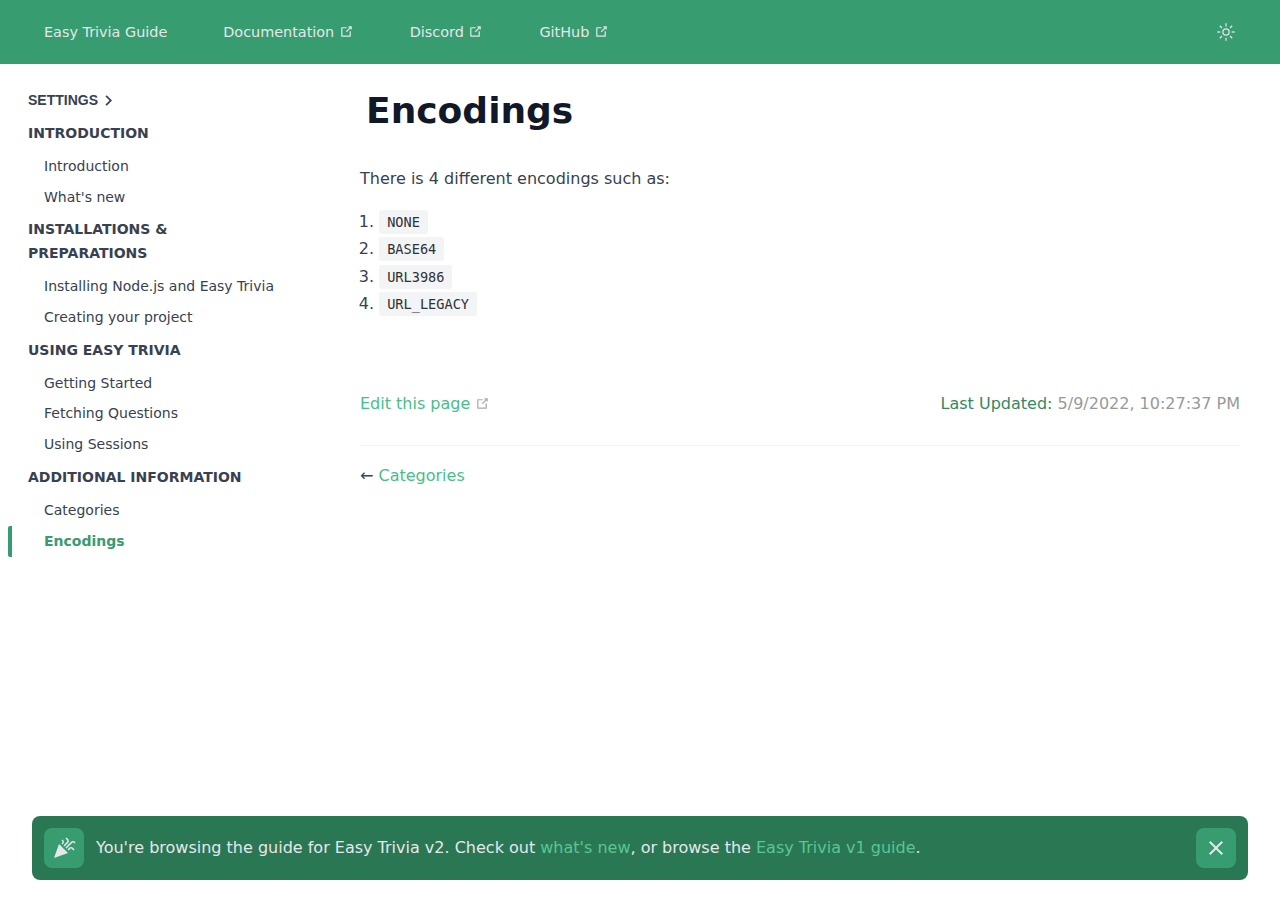
<file: other/encodings.html>
<!DOCTYPE html>
<html lang="en-US">
<head>
	<style>
		:root {
			--c-bg: #fff;
		}

		html.dark {
			--c-bg: #1d1d1d;
		}

		html, body {
			background-color: var(--c-bg);
		}
	</style>
	<script>
		(() => {
			const { classList } = document.documentElement;
			const userMode = localStorage.getItem('guide-color-scheme');
			const systemDarkMode = window.matchMedia && window.matchMedia('(prefers-color-scheme: dark)').matches;

			if (userMode === 'dark' || (userMode !== 'light' && systemDarkMode)) {
				classList.toggle('dark', true);
			}

			const themes = ['blurple'];
			let colorTheme = localStorage.getItem('guide-color-theme');

			if (colorTheme !== 'default' && !themes.includes(colorTheme)) {
				colorTheme = 'default';
			}

			if (colorTheme !== 'default') classList.add(`guide-theme-${colorTheme}`);
		})();
	</script>
<meta charset="utf-8"><meta name="viewport" content="width=device-width, initial-scale=1.0"><link rel="icon" href="/favicon.png"><meta name="theme-color" content="#3eaf7c"><meta name="twitter:card" content="summary"><meta property="og:title" content="Easy Trivia Guide"><meta property="og:description" content="Imagine an NPM package that allowed you to interact with the open trivia API..."><meta property="og:type" content="website"><meta property="og:url" content="https://easy-trivia-guide.js.org/"><meta property="og:locale" content="en_US"><meta property="og:image" content="/meta-image.png"><title>Encodings | Easy Trivia Guide</title><meta name="description" content="Imagine an NPM package that allowed you to interact with the open trivia API...">
<link rel="modulepreload" href="/assets/app.4bfd7cda.js"><link rel="modulepreload" href="/assets/encodings.html.b68a5c8d.js"><link rel="modulepreload" href="/assets/encodings.html.8b2aa6a7.js">
<link rel="stylesheet" href="/assets/style.b2dc4b0c.css">
</head>
<body>
	<div id="app"><!--[--><div class="theme-container"><header class="navbar"><div class="navbar-wrapper"><div class="navbar-links-wrapper"><div class="navbar-links-container"><span class="navbar-links-home"><a href="/" class="">Easy Trivia Guide</a></span><!--[--><!--]--><nav class="navbar-links can-hide"><!--[--><div class="navbar-links-item"><a class="nav-link external" href="https://easy-trivia-guide.js.org/" rel="noopener noreferrer" target="_blank" aria-label="Documentation"><!--[--><!--]--> Documentation <span><svg class="icon outbound" xmlns="http://www.w3.org/2000/svg" ariahidden="true" focusable="false" x="0px" y="0px" viewbox="0 0 100 100" width="15" height="15"><path fill="currentColor" d="M18.8,85.1h56l0,0c2.2,0,4-1.8,4-4v-32h-8v28h-48v-48h28v-8h-32l0,0c-2.2,0-4,1.8-4,4v56C14.8,83.3,16.6,85.1,18.8,85.1z"></path><polygon fill="currentColor" points="45.7,48.7 51.3,54.3 77.2,28.5 77.2,37.2 85.2,37.2 85.2,14.9 62.8,14.9 62.8,22.9 71.5,22.9"></polygon></svg><!--[--><span class="sr-only">open in new window</span><!--]--></span><!--[--><!--]--></a></div><div class="navbar-links-item"><a class="nav-link external" href="https://easy-trivia-guide.js.org/discord" rel="noopener noreferrer" target="_blank" aria-label="Discord"><!--[--><!--]--> Discord <span><svg class="icon outbound" xmlns="http://www.w3.org/2000/svg" ariahidden="true" focusable="false" x="0px" y="0px" viewbox="0 0 100 100" width="15" height="15"><path fill="currentColor" d="M18.8,85.1h56l0,0c2.2,0,4-1.8,4-4v-32h-8v28h-48v-48h28v-8h-32l0,0c-2.2,0-4,1.8-4,4v56C14.8,83.3,16.6,85.1,18.8,85.1z"></path><polygon fill="currentColor" points="45.7,48.7 51.3,54.3 77.2,28.5 77.2,37.2 85.2,37.2 85.2,14.9 62.8,14.9 62.8,22.9 71.5,22.9"></polygon></svg><!--[--><span class="sr-only">open in new window</span><!--]--></span><!--[--><!--]--></a></div><div class="navbar-links-item"><a class="nav-link external" href="https://github.com/Elitezen/easy-trivia" rel="noopener noreferrer" target="_blank" aria-label="GitHub"><!--[--><!--]--> GitHub <span><svg class="icon outbound" xmlns="http://www.w3.org/2000/svg" ariahidden="true" focusable="false" x="0px" y="0px" viewbox="0 0 100 100" width="15" height="15"><path fill="currentColor" d="M18.8,85.1h56l0,0c2.2,0,4-1.8,4-4v-32h-8v28h-48v-48h28v-8h-32l0,0c-2.2,0-4,1.8-4,4v56C14.8,83.3,16.6,85.1,18.8,85.1z"></path><polygon fill="currentColor" points="45.7,48.7 51.3,54.3 77.2,28.5 77.2,37.2 85.2,37.2 85.2,14.9 62.8,14.9 62.8,22.9 71.5,22.9"></polygon></svg><!--[--><span class="sr-only">open in new window</span><!--]--></span><!--[--><!--]--></a></div><!--]--></nav><!--[--><!--]--></div><div class="navbar-links-container"><button class="toggle-dark-button"><svg class="icon light-icon" focusable="false" viewBox="0 0 32 32"><path d="M16 12.005a4 4 0 1 1-4 4a4.005 4.005 0 0 1 4-4m0-2a6 6 0 1 0 6 6a6 6 0 0 0-6-6z" fill="currentColor"></path><path d="M5.394 6.813l1.414-1.415l3.506 3.506L8.9 10.318z" fill="currentColor"></path><path d="M2 15.005h5v2H2z" fill="currentColor"></path><path d="M5.394 25.197L8.9 21.691l1.414 1.415l-3.506 3.505z" fill="currentColor"></path><path d="M15 25.005h2v5h-2z" fill="currentColor"></path><path d="M21.687 23.106l1.414-1.415l3.506 3.506l-1.414 1.414z" fill="currentColor"></path><path d="M25 15.005h5v2h-5z" fill="currentColor"></path><path d="M21.687 8.904l3.506-3.506l1.414 1.415l-3.506 3.505z" fill="currentColor"></path><path d="M15 2.005h2v5h-2z" fill="currentColor"></path></svg><svg class="icon dark-icon" focusable="false" viewBox="0 0 32 32"><path d="M13.502 5.414a15.075 15.075 0 0 0 11.594 18.194a11.113 11.113 0 0 1-7.975 3.39c-.138 0-.278.005-.418 0a11.094 11.094 0 0 1-3.2-21.584M14.98 3a1.002 1.002 0 0 0-.175.016a13.096 13.096 0 0 0 1.825 25.981c.164.006.328 0 .49 0a13.072 13.072 0 0 0 10.703-5.555a1.01 1.01 0 0 0-.783-1.565A13.08 13.08 0 0 1 15.89 4.38A1.015 1.015 0 0 0 14.98 3z" fill="currentColor"></path></svg></button><!----><div class="toggle-sidebar-button"><svg viewbox="0 0 448 512" class="icon sidebar-menu-icon"><path fill="currentColor" d="M436 124H12c-6.627 0-12-5.373-12-12V80c0-6.627 5.373-12 12-12h424c6.627 0 12 5.373 12 12v32c0 6.627-5.373 12-12 12zm0 160H12c-6.627 0-12-5.373-12-12v-32c0-6.627 5.373-12 12-12h424c6.627 0 12 5.373 12 12v32c0 6.627-5.373 12-12 12zm0 160H12c-6.627 0-12-5.373-12-12v-32c0-6.627 5.373-12 12-12h424c6.627 0 12 5.373 12 12v32c0 6.627-5.373 12-12 12z"></path></svg><svg viewbox="0 0 24 24" class="icon sidebar-close-icon"><path d="M19 6.41L17.59 5L12 10.59L6.41 5L5 6.41L10.59 12L5 17.59L6.41 19L12 13.41L17.59 19L19 17.59L13.41 12L19 6.41z" fill="currentColor"></path></svg></div></div></div></div></header><div class="content-wrapper"><div class="notifications-wrapper"><div class="notifications"><!--[--><!----><!--]--></div></div><div class="sidebar-mask"></div><div class="sidebar-wrapper"><aside class="sidebar"><nav class="navbar-links"><!--[--><div class="navbar-links-item"><a class="nav-link external" href="https://easy-trivia-guide.js.org/" rel="noopener noreferrer" target="_blank" aria-label="Documentation"><!--[--><!--]--> Documentation <span><svg class="icon outbound" xmlns="http://www.w3.org/2000/svg" ariahidden="true" focusable="false" x="0px" y="0px" viewbox="0 0 100 100" width="15" height="15"><path fill="currentColor" d="M18.8,85.1h56l0,0c2.2,0,4-1.8,4-4v-32h-8v28h-48v-48h28v-8h-32l0,0c-2.2,0-4,1.8-4,4v56C14.8,83.3,16.6,85.1,18.8,85.1z"></path><polygon fill="currentColor" points="45.7,48.7 51.3,54.3 77.2,28.5 77.2,37.2 85.2,37.2 85.2,14.9 62.8,14.9 62.8,22.9 71.5,22.9"></polygon></svg><!--[--><span class="sr-only">open in new window</span><!--]--></span><!--[--><!--]--></a></div><div class="navbar-links-item"><a class="nav-link external" href="https://easy-trivia-guide.js.org/discord" rel="noopener noreferrer" target="_blank" aria-label="Discord"><!--[--><!--]--> Discord <span><svg class="icon outbound" xmlns="http://www.w3.org/2000/svg" ariahidden="true" focusable="false" x="0px" y="0px" viewbox="0 0 100 100" width="15" height="15"><path fill="currentColor" d="M18.8,85.1h56l0,0c2.2,0,4-1.8,4-4v-32h-8v28h-48v-48h28v-8h-32l0,0c-2.2,0-4,1.8-4,4v56C14.8,83.3,16.6,85.1,18.8,85.1z"></path><polygon fill="currentColor" points="45.7,48.7 51.3,54.3 77.2,28.5 77.2,37.2 85.2,37.2 85.2,14.9 62.8,14.9 62.8,22.9 71.5,22.9"></polygon></svg><!--[--><span class="sr-only">open in new window</span><!--]--></span><!--[--><!--]--></a></div><div class="navbar-links-item"><a class="nav-link external" href="https://github.com/Elitezen/easy-trivia" rel="noopener noreferrer" target="_blank" aria-label="GitHub"><!--[--><!--]--> GitHub <span><svg class="icon outbound" xmlns="http://www.w3.org/2000/svg" ariahidden="true" focusable="false" x="0px" y="0px" viewbox="0 0 100 100" width="15" height="15"><path fill="currentColor" d="M18.8,85.1h56l0,0c2.2,0,4-1.8,4-4v-32h-8v28h-48v-48h28v-8h-32l0,0c-2.2,0-4,1.8-4,4v56C14.8,83.3,16.6,85.1,18.8,85.1z"></path><polygon fill="currentColor" points="45.7,48.7 51.3,54.3 77.2,28.5 77.2,37.2 85.2,37.2 85.2,14.9 62.8,14.9 62.8,22.9 71.5,22.9"></polygon></svg><!--[--><span class="sr-only">open in new window</span><!--]--></span><!--[--><!--]--></a></div><!--]--></nav><!--[--><!--]--><ul class="sidebar-links"><div class="sidebar-group sidebar-group-collapsed"><button class="sidebar-heading sidebar-item"> Settings <svg viewbox="0 0 24 24" class="menu-icon"><path d="M7.41 8.58L12 13.17l4.59-4.59L18 10l-6 6l-6-6l1.41-1.42z" fill="currentColor"></path></svg></button><ul style="display:none;"><li><div class="sidebar-item"><div class="theme-options"><ul class="color-theme-options"><span>Theme</span><li><button class="default-theme" title="Green theme"></button></li><li><button class="blurple-theme" title="Blurple theme"></button></li></ul></div></div></li></ul></div><!--[--><!--[--><p class="sidebar-heading sidebar-item">Introduction</p><ul class=""><li><!--[--><a href="/" class="nav-link sidebar-item" aria-label="Introduction"><!--[--><!--]--> Introduction <!--[--><!--]--></a><!----><!--]--></li><li><!--[--><a href="/whats-new.html" class="nav-link sidebar-item" aria-label="What&#39;s new"><!--[--><!--]--> What&#39;s new <!--[--><!--]--></a><!----><!--]--></li></ul><!--]--><!--[--><p class="sidebar-heading sidebar-item">Installations &amp; Preparations</p><ul class=""><li><!--[--><a href="/installation/" class="nav-link sidebar-item" aria-label="Installing Node.js and Easy Trivia"><!--[--><!--]--> Installing Node.js and Easy Trivia <!--[--><!--]--></a><!----><!--]--></li><li><!--[--><a href="/basics/" class="nav-link sidebar-item" aria-label="Creating your project"><!--[--><!--]--> Creating your project <!--[--><!--]--></a><!----><!--]--></li></ul><!--]--><!--[--><p class="sidebar-heading sidebar-item">Using Easy Trivia</p><ul class=""><li><!--[--><a href="/creating/getting-started.html" class="nav-link sidebar-item" aria-label="Getting Started"><!--[--><!--]--> Getting Started <!--[--><!--]--></a><!----><!--]--></li><li><!--[--><a href="/creating/coding.html" class="nav-link sidebar-item" aria-label="Fetching Questions"><!--[--><!--]--> Fetching Questions <!--[--><!--]--></a><!----><!--]--></li><li><!--[--><a href="/creating/sessions.html" class="nav-link sidebar-item" aria-label="Using Sessions"><!--[--><!--]--> Using Sessions <!--[--><!--]--></a><!----><!--]--></li></ul><!--]--><!--[--><p class="sidebar-heading sidebar-item active">Additional Information</p><ul class=""><li><!--[--><a href="/other/categories.html" class="nav-link sidebar-item" aria-label="Categories"><!--[--><!--]--> Categories <!--[--><!--]--></a><!----><!--]--></li><li><!--[--><a aria-current="page" href="/other/encodings.html" class="router-link-active router-link-exact-active nav-link router-link-active sidebar-item active" aria-label="Encodings"><!--[--><!--]--> Encodings <!--[--><!--]--></a><!----><!--]--></li></ul><!--]--><!--]--></ul><!--[--><!--]--></aside></div><main class="page"><!--[--><!--]--><div class="theme-default-content"><!--[--><h1 id="encodings" tabindex="-1"><a class="header-anchor" href="#encodings" aria-hidden="true">#</a> Encodings</h1><p>There is 4 different encodings such as:</p><ol><li><code>NONE</code></li><li><code>BASE64</code></li><li><code>URL3986</code></li><li><code>URL_LEGACY</code></li></ol><!--]--></div><footer class="page-meta"><div class="meta-item edit-link"><a class="nav-link external meta-item-label" href="https://github.com/Elitezen/easy-trivia/edit/main/guide/other/encodings.md" rel="noopener noreferrer" target="_blank" aria-label="Edit this page"><!--[--><!--]--> Edit this page <span><svg class="icon outbound" xmlns="http://www.w3.org/2000/svg" ariahidden="true" focusable="false" x="0px" y="0px" viewbox="0 0 100 100" width="15" height="15"><path fill="currentColor" d="M18.8,85.1h56l0,0c2.2,0,4-1.8,4-4v-32h-8v28h-48v-48h28v-8h-32l0,0c-2.2,0-4,1.8-4,4v56C14.8,83.3,16.6,85.1,18.8,85.1z"></path><polygon fill="currentColor" points="45.7,48.7 51.3,54.3 77.2,28.5 77.2,37.2 85.2,37.2 85.2,14.9 62.8,14.9 62.8,22.9 71.5,22.9"></polygon></svg><!--[--><span class="sr-only">open in new window</span><!--]--></span><!--[--><!--]--></a></div><div class="meta-item last-updated"><span class="meta-item-label">Last Updated: </span><span class="meta-item-info">5/9/2022, 10:27:37 PM</span></div><!----></footer><nav class="page-nav"><p class="inner"><span class="prev"> ← <a href="/other/categories.html" class="nav-link" aria-label="Categories"><!--[--><!--]--> Categories <!--[--><!--]--></a></span><!----></p></nav><!--[--><!--]--></main></div></div><!----><!--]--></div>
	<script type="module" src="/assets/app.4bfd7cda.js" defer></script>
</body>
</html>
</file>
<file: assets/style.b2dc4b0c.css>
@import"https://fonts.googleapis.com/css?family=Roboto:400,500,700";.theme-options .color-theme-options{display:flex}.theme-options .color-theme-options>span{margin-right:auto}.theme-options .color-theme-options li{margin-left:.5rem}.theme-options .color-theme-options li button{color:#fff;display:block;width:1.25rem;height:1.25rem;border:0;border-radius:2px;cursor:pointer}.theme-options .color-theme-options li button.default-theme{background-color:var(--green-500)}.theme-options .color-theme-options li button.default-theme:hover{background-color:var(--green-530)}.theme-options .color-theme-options li button.blurple-theme{background-color:var(--blurple-500)}.theme-options .color-theme-options li button.blurple-theme:hover{background-color:var(--blurple-530)}.notifications-wrapper{position:fixed;left:0;right:0;bottom:1.25rem;z-index:35}.notifications-wrapper .notifications{width:100%;max-width:var(--wrapper-max-width);margin:0 auto;padding:0 2rem;box-sizing:border-box}@media (max-width:719px){.notifications-wrapper .notifications{padding:.5rem}}.notifications-wrapper .notifications .notification{margin-top:1.25rem}.notifications-wrapper .notifications .notification:first-of-type{margin-top:0}.notification{background-color:var(--theme-600);display:flex;justify-content:space-between;align-items:center;width:100%;padding:.75rem}.notification .notification-content{display:inline-flex;align-items:center;line-height:1.5rem}.notification .notification-content a{color:var(--theme-430)}.notification .notification-content .notification-icon{margin-right:.75rem}.notification,.notification .notification-icon{color:var(--text-gray);border-radius:.5rem;box-sizing:border-box}.notification .notification-icon{background:var(--theme-530);display:inline-flex;padding:.5rem;border:0}.notification .notification-icon>svg{width:1.5rem;height:1.5rem}.notification .notification-controls{margin-left:.75rem}.notification .notification-controls .notification-icon{cursor:pointer}.notification .notification-controls .notification-icon:focus,.notification .notification-controls .notification-icon:hover{background-color:var(--theme-500)}.icon.outbound{position:relative;display:inline-block;color:#aaa;vertical-align:middle;top:-1px}:root{--c-brand:#3eaf7c;--c-brand-light:#4abf8a;--c-bg:#ffffff;--c-bg-light:#f3f4f5;--c-bg-lighter:#eeeeee;--c-bg-navbar:var(--c-bg);--c-bg-sidebar:var(--c-bg);--c-bg-arrow:#cccccc;--c-text:#2c3e50;--c-text-accent:var(--c-brand);--c-text-light:#3a5169;--c-text-lighter:#4e6e8e;--c-text-lightest:#6a8bad;--c-text-quote:#999999;--c-border:#eaecef;--c-border-dark:#dfe2e5;--c-tip-bg:var(--c-bg-light);--c-tip-title:var(--c-text);--c-tip-text:var(--c-text);--c-tip-text-accent:var(--c-text-accent);--c-warning-bg:#fffae3;--c-warning-title:#ad9000;--c-warning-text:#746000;--c-warning-text-accent:var(--c-text);--c-danger:#cc0000;--c-danger-title:#990000;--c-danger-text:#660000;--c-danger-text-accent:var(--c-text);--c-details-bg:#eeeeee;--c-badge-tip:var(--c-tip);--c-badge-warning:var(--c-warning);--c-badge-danger:var(--c-danger);--t-color:.3s ease;--t-transform:.3s ease;--code-bg-color:#282c34;--code-hl-bg-color:rgba(0, 0, 0, .66);--code-ln-color:#9e9e9e;--code-ln-wrapper-width:3.5rem;--font-family:-apple-system, BlinkMacSystemFont, "Segoe UI", Roboto, Oxygen, Ubuntu, Cantarell, "Fira Sans", "Droid Sans", "Helvetica Neue", sans-serif;--font-family-code:Consolas, Monaco, "Andale Mono", "Ubuntu Mono", monospace;--navbar-height:3.6rem;--navbar-padding-v:.7rem;--navbar-padding-h:1.5rem;--sidebar-width:20rem;--sidebar-width-mobile:calc(var(--sidebar-width) * .82);--content-width:740px;--homepage-width:960px}.back-to-top{--back-to-top-color:var(--c-brand);--back-to-top-color-hover:var(--c-brand-light)}.DocSearch{--docsearch-primary-color:var(--c-brand);--docsearch-text-color:var(--c-text);--docsearch-highlight-color:var(--c-brand);--docsearch-muted-color:var(--c-text-quote);--docsearch-container-background:rgba(9, 10, 17, .8);--docsearch-modal-background:var(--c-bg-light);--docsearch-searchbox-background:var(--c-bg-lighter);--docsearch-searchbox-focus-background:var(--c-bg);--docsearch-searchbox-shadow:inset 0 0 0 2px var(--c-brand);--docsearch-hit-color:var(--c-text-light);--docsearch-hit-active-color:var(--c-bg);--docsearch-hit-background:var(--c-bg);--docsearch-hit-shadow:0 1px 3px 0 var(--c-border-dark);--docsearch-footer-background:var(--c-bg)}.medium-zoom-overlay{--medium-zoom-bg-color:var(--c-bg)}#nprogress{--nprogress-color:var(--c-brand)}.pwa-popup{--pwa-popup-text-color:var(--c-text);--pwa-popup-bg-color:var(--c-bg);--pwa-popup-border-color:var(--c-brand);--pwa-popup-shadow:0 4px 16px var(--c-brand);--pwa-popup-btn-text-color:var(--c-bg);--pwa-popup-btn-bg-color:var(--c-brand);--pwa-popup-btn-hover-bg-color:var(--c-brand-light)}.search-box{--search-bg-color:var(--c-bg);--search-accent-color:var(--c-brand);--search-text-color:var(--c-text);--search-border-color:var(--c-border);--search-item-text-color:var(--c-text-lighter);--search-item-focus-bg-color:var(--c-bg-light)}html.dark{--c-brand:#3aa675;--c-brand-light:#349469;--c-bg:#22272e;--c-bg-light:#2b313a;--c-bg-lighter:#262c34;--c-text:#adbac7;--c-text-light:#96a7b7;--c-text-lighter:#8b9eb0;--c-text-lightest:#8094a8;--c-border:#3e4c5a;--c-border-dark:#34404c;--c-tip:#318a62;--c-warning:#ceab00;--c-warning-bg:#7e755b;--c-warning-title:#ceac03;--c-warning-text:#362e00;--c-danger:#940000;--c-danger-bg:#806161;--c-danger-title:#610000;--c-danger-text:#3a0000;--c-details-bg:#323843;--code-hl-bg-color:#363b46;color-scheme:dark}html.dark .DocSearch{--docsearch-logo-color:var(--c-text);--docsearch-modal-shadow:inset 1px 1px 0 0 #2c2e40, 0 3px 8px 0 #000309;--docsearch-key-shadow:inset 0 -2px 0 0 #282d55, inset 0 0 1px 1px #51577d, 0 2px 2px 0 rgba(3, 4, 9, .3);--docsearch-key-gradient:linear-gradient(-225deg, #444950, #1c1e21);--docsearch-footer-shadow:inset 0 1px 0 0 rgba(73, 76, 106, .5), 0 -4px 8px 0 rgba(0, 0, 0, .2)}body,html{padding:0;margin:0;background-color:var(--c-bg);transition:background-color var(--t-color)}body{font-family:var(--font-family);-webkit-font-smoothing:antialiased;-moz-osx-font-smoothing:grayscale;font-size:16px;color:var(--c-text)}a,p a code{color:var(--c-text-accent)}a{font-weight:500;overflow-wrap:break-word}p a code{font-weight:400}code,kbd{font-family:var(--font-family-code)}kbd{background:var(--c-bg-lighter);border:solid .15rem var(--c-border-dark);border-bottom:solid .25rem var(--c-border-dark);border-radius:.15rem;padding:0 .15em}code{color:var(--c-text-lighter);padding:.25rem .5rem;font-size:.85em;background-color:var(--c-bg-light);border-radius:3px;overflow-wrap:break-word;transition:background-color var(--t-color),color var(--t-color)}blockquote{color:var(--c-text-quote);border-left:.2rem solid var(--c-border-dark);margin:1rem 0;padding:.25rem 0 .25rem 1rem}blockquote>p,code{margin:0}ol,ul{padding-left:1.2em}strong{font-weight:600}h1,h2,h3,h4,h5,h6{font-weight:600;line-height:1.25}h1:hover .header-anchor,h2:hover .header-anchor,h3:hover .header-anchor,h4:hover .header-anchor,h5:hover .header-anchor,h6:hover .header-anchor{opacity:1}h1{font-size:2.2rem}h2{font-size:1.65rem;border-bottom:1px solid var(--c-border);transition:border-color var(--t-color);padding-bottom:0;border-bottom:0}h3{font-size:1.35rem}h4{font-size:1.15rem}h5{font-size:1.05rem}blockquote,h6{font-size:1rem}a.header-anchor{font-size:.85em;float:left;margin-left:-.87em;padding-right:.23em;margin-top:.125em;opacity:0}a,a.header-anchor:hover{text-decoration:none}a.header-anchor:focus-visible{opacity:1}ol,p,ul{line-height:1.7}hr{border:0;border-top:1px solid var(--c-border)}table{border-collapse:collapse;margin:1rem 0;display:block;overflow-x:auto}tr{border-top:1px solid var(--c-border-dark)}tr:nth-child(2n){background-color:var(--c-bg-light)}td,th{border:1px solid var(--c-border-dark);padding:.6em 1em}.arrow,.badge{display:inline-block}.arrow{width:0;height:0}.arrow.down,.arrow.up{border-left:4px solid transparent;border-right:4px solid transparent}.arrow.up{border-bottom:6px solid var(--c-bg-arrow)}.arrow.down{border-top:6px solid var(--c-bg-arrow)}.arrow.left,.arrow.right{border-top:4px solid transparent;border-bottom:4px solid transparent}.arrow.right{border-left:6px solid var(--c-bg-arrow)}.arrow.left{border-right:6px solid var(--c-bg-arrow)}.badge{font-size:14px;height:18px;line-height:18px;border-radius:3px;padding:0 6px;color:var(--c-bg);vertical-align:top;transition:color var(--t-color),background-color var(--t-color)}.badge.tip{background-color:var(--c-badge-tip)}.badge.warning{background-color:var(--c-badge-warning)}.badge.danger{background-color:var(--c-badge-danger)}.badge+.badge{margin-left:5px}code[class*=language-],pre[class*=language-]{color:#ccc;background:0 0;font-family:var(--font-family-code);font-size:1em;text-align:left;white-space:pre;word-spacing:normal;word-break:normal;word-wrap:normal;line-height:1.5;-moz-tab-size:4;-o-tab-size:4;tab-size:4;-webkit-hyphens:none;-ms-hyphens:none;hyphens:none}pre[class*=language-]{padding:1em;margin:.5em 0;overflow:auto}:not(pre)>code[class*=language-],pre[class*=language-]{background:#2d2d2d}:not(pre)>code[class*=language-]{padding:.1em;border-radius:.3em;white-space:normal}.token.block-comment,.token.cdata,.token.comment,.token.doctype,.token.prolog{color:#999}.token.punctuation{color:#ccc}.token.attr-name,.token.deleted,.token.namespace,.token.tag{color:#ec5975}.token.function-name{color:#6196cc}.token.boolean,.token.function,.token.number{color:#f08d49}.token.class-name,.token.constant,.token.property,.token.symbol{color:#f8c555}.token.atrule,.token.builtin,.token.important,.token.keyword,.token.selector{color:#cc99cd}.token.attr-value,.token.char,.token.regex,.token.string,.token.variable{color:#7ec699}.token.entity,.token.operator,.token.url{color:#67cdcc}.token.bold,.token.important{font-weight:700}.token.italic{font-style:italic}.token.entity{cursor:help}.token.inserted{color:#3eaf7c}.theme-default-content pre,.theme-default-content pre[class*=language-]{line-height:1.4;padding:1.25rem 1.5rem;margin:.85rem 0;border-radius:6px;overflow:auto}.theme-default-content pre code,.theme-default-content pre[class*=language-] code{color:#fff;padding:0;background-color:transparent;border-radius:0;-webkit-font-smoothing:auto;-moz-osx-font-smoothing:auto}.theme-default-content .line-number{font-family:var(--font-family-code)}div[class*=language-]{position:relative;background-color:var(--code-bg-color);border-radius:6px}div[class*=language-]:before{position:absolute;z-index:3;top:.8em;right:1em;font-size:.75rem;color:var(--code-ln-color)}div[class*=language-] pre,div[class*=language-] pre[class*=language-]{background:0 0!important;position:relative;z-index:1}div[class*=language-] .highlight-lines{-webkit-user-select:none;-moz-user-select:none;-ms-user-select:none;user-select:none;padding-top:1.3rem;position:absolute;top:0;left:0;width:100%;line-height:1.4}div[class*=language-] .highlight-lines .highlight-line{background-color:var(--code-hl-bg-color)}div[class*=language-]:not(.line-numbers-mode) .line-numbers{display:none}div[class*=language-].line-numbers-mode .highlight-lines .highlight-line{position:relative}div[class*=language-].line-numbers-mode .highlight-lines .highlight-line:before{content:" ";position:absolute;z-index:2;left:0;top:0;display:block;width:var(--code-ln-wrapper-width);height:100%}div[class*=language-].line-numbers-mode pre{margin-left:var(--code-ln-wrapper-width);padding-left:1rem;vertical-align:middle}div[class*=language-].line-numbers-mode .line-numbers{position:absolute;top:0;width:var(--code-ln-wrapper-width);text-align:center;color:var(--code-ln-color);padding-top:1.25rem;line-height:1.4}div[class*=language-].line-numbers-mode .line-numbers .line-number,div[class*=language-].line-numbers-mode .line-numbers br{-webkit-user-select:none;-moz-user-select:none;-ms-user-select:none;user-select:none}div[class*=language-].line-numbers-mode .line-numbers .line-number{position:relative;z-index:3;font-size:.85em}div[class*=language-].line-numbers-mode:after{content:"";position:absolute;top:0;left:0;width:var(--code-ln-wrapper-width);height:100%;border-radius:6px 0 0 6px;border-right:1px solid var(--code-hl-bg-color)}div[class*=language-].ext-html:before{content:"html"}div[class*=language-].ext-js:before{content:"js"}div[class*=language-].ext-json:before{content:"json"}div[class*=language-].ext-md:before{content:"md"}div[class*=language-].ext-sh:before{content:"sh"}div[class*=language-].ext-ts:before{content:"ts"}@media (max-width:419px){.theme-default-content div[class*=language-]{margin:.85rem -1.5rem;border-radius:0}}.code-group__nav{margin-top:.85rem;margin-bottom:calc(-1.7rem - 6px);padding-bottom:calc(1.7rem - 6px);padding-left:10px;padding-top:10px;border-top-left-radius:6px;border-top-right-radius:6px;background-color:var(--code-bg-color)}.code-group__ul{margin:auto 0;padding-left:0;display:inline-flex;list-style:none}.code-group__nav-tab{border:0;padding:5px;cursor:pointer;background-color:transparent;font-size:.85em;line-height:1.4;color:#ffffffe6;font-weight:600}.code-group__nav-tab:focus{outline:0}.code-group__nav-tab:focus-visible{outline:1px solid rgba(255,255,255,.9)}.code-group__nav-tab-active{border-bottom:var(--c-brand) 1px solid}@media (max-width:419px){.code-group__nav{margin-left:-1.5rem;margin-right:-1.5rem;border-radius:0}}.code-group-item,.dropdown-wrapper .nav-dropdown .dropdown-item .dropdown-subtitle>a.router-link-active:after{display:none}.code-group-item__active{display:block}.code-group-item>pre{background-color:orange}.custom-container{transition:color var(--t-color),border-color var(--t-color),background-color var(--t-color)}.custom-container .custom-container-title{font-weight:600;margin-bottom:-.4rem}.custom-container.danger,.custom-container.tip,.custom-container.warning{padding:.1rem 1.5rem;border-left-width:.5rem;border-left-style:solid;margin:1rem 0}.custom-container.tip{border-color:var(--c-tip);background-color:var(--c-tip-bg);color:var(--c-tip-text)}.custom-container.tip .custom-container-title{color:var(--c-tip-title)}.custom-container.warning{border-color:var(--c-warning);background-color:var(--c-warning-bg);color:var(--c-warning-text)}.custom-container.warning .custom-container-title{color:var(--c-warning-title)}.custom-container.danger{border-color:var(--c-danger);background-color:var(--c-danger-bg);color:var(--c-danger-text)}.custom-container.danger .custom-container-title{color:var(--c-danger-title)}.custom-container.details{display:block;position:relative;border-radius:2px;margin:1.6em 0;padding:1.6em;background-color:var(--c-details-bg)}.custom-container.details h4{margin-top:0}.custom-container.details figure:last-child,.custom-container.details p:last-child{margin-bottom:0;padding-bottom:0}.custom-container.details summary{outline:0;cursor:pointer}.dropdown-wrapper{cursor:pointer}.dropdown-wrapper .dropdown-title,.dropdown-wrapper .mobile-dropdown-title{display:block;font-size:.9rem;font-family:inherit;cursor:inherit;padding:inherit;line-height:1.4rem;background:0 0;border:0;font-weight:500;color:var(--c-text)}.dropdown-wrapper .mobile-dropdown-title{display:none;font-weight:600;font-size:inherit}.dropdown-wrapper .dropdown-title:hover,.dropdown-wrapper .mobile-dropdown-title:hover{border-color:transparent}.dropdown-wrapper .dropdown-title .arrow,.dropdown-wrapper .mobile-dropdown-title .arrow{vertical-align:middle;margin-top:-1px;margin-left:.4rem}.dropdown-wrapper .mobile-dropdown-title:hover{color:var(--c-text-accent)}.dropdown-wrapper .nav-dropdown .dropdown-item{color:inherit;line-height:1.7rem}.dropdown-wrapper .nav-dropdown .dropdown-item .dropdown-subtitle{margin:.45rem 0 0;border-top:1px solid var(--c-border);padding:1rem 0 .45rem;font-size:.9rem}.dropdown-wrapper .nav-dropdown .dropdown-item .dropdown-subtitle>span{padding:0 1.5rem 0 1.25rem}.dropdown-wrapper .nav-dropdown .dropdown-item .dropdown-subtitle>a{font-weight:inherit}.dropdown-wrapper .nav-dropdown .dropdown-item .dropdown-subitem-wrapper{padding:0;list-style:none}.dropdown-wrapper .nav-dropdown .dropdown-item .dropdown-subitem-wrapper .dropdown-subitem{font-size:.9em}.dropdown-wrapper .nav-dropdown .dropdown-item a{display:block;line-height:1.7rem;position:relative;border-bottom:none;font-weight:400;margin-bottom:0;padding:0 1.5rem 0 1.25rem}.dropdown-wrapper .nav-dropdown .dropdown-item a.router-link-active,.dropdown-wrapper .nav-dropdown .dropdown-item a:hover,.navbar-links a.router-link-active,.navbar-links a:hover{color:var(--c-text-accent)}.dropdown-wrapper .nav-dropdown .dropdown-item a.router-link-active:after{content:"";width:0;height:0;border-left:5px solid var(--c-text-accent);border-top:3px solid transparent;border-bottom:3px solid transparent;position:absolute;top:calc(50% - 2px);left:9px}.dropdown-wrapper .nav-dropdown .dropdown-item:first-child .dropdown-subtitle{margin-top:0;padding-top:0;border-top:0}@media (max-width:719px){.dropdown-wrapper.open .dropdown-title,.dropdown-wrapper.open .mobile-dropdown-title{margin-bottom:.5rem}.dropdown-wrapper .dropdown-title{display:none}.dropdown-wrapper .mobile-dropdown-title{display:block}.dropdown-wrapper .nav-dropdown{transition:height .1s ease-out;overflow:hidden}.dropdown-wrapper .nav-dropdown .dropdown-item .dropdown-subtitle{border-top:0;margin-top:0;padding-top:0;padding-bottom:0;font-size:15px;line-height:2rem}.dropdown-wrapper .nav-dropdown .dropdown-item>a{font-size:15px;line-height:2rem}.dropdown-wrapper .nav-dropdown .dropdown-item .dropdown-subitem{font-size:14px;padding-left:1rem}}@media (min-width:720px){.dropdown-wrapper{height:1.8rem}.dropdown-wrapper.open .nav-dropdown,.dropdown-wrapper:hover .nav-dropdown{display:block!important}.dropdown-wrapper.open:blur{display:none}.dropdown-wrapper .nav-dropdown{display:none;height:auto!important;box-sizing:border-box;max-height:calc(100vh - 2.7rem);overflow-y:auto;position:absolute;top:100%;right:0;background-color:var(--c-bg-navbar);padding:.6rem 0;border:1px solid var(--c-border);border-bottom-color:var(--c-border-dark);text-align:left;border-radius:.25rem;white-space:nowrap;margin:0}}.dropdown-enter-from,.dropdown-leave-to{height:0!important}.home{padding:var(--navbar-height) 2rem 0;max-width:var(--homepage-width);margin:0 auto;display:block}.home .hero{text-align:center}.home .hero img{max-width:100%;max-height:280px;display:block;margin:3rem auto 1.5rem}.home .hero h1{font-size:3rem}.home .hero .actions,.home .hero .description,.home .hero h1{margin:1.8rem auto}.home .hero .description{max-width:35rem;font-size:1.6rem;line-height:1.3}.home .hero .action-button{display:inline-block;font-size:1.2rem;padding:.8rem 1.6rem;border-width:2px;border-style:solid;border-radius:4px;transition:background-color var(--t-color);box-sizing:border-box}.home .hero .action-button:not(:first-child){margin-left:1.5rem}.home .hero .action-button.primary{color:var(--c-bg);background-color:var(--c-brand);border-color:var(--c-brand)}.home .hero .action-button.primary:hover{background-color:var(--c-brand-light)}.home .hero .action-button.secondary{color:var(--c-brand);background-color:var(--c-bg);border-color:var(--c-brand)}.home .hero .action-button.secondary:hover{color:var(--c-bg);background-color:var(--c-brand-light)}.home .features{border-top:1px solid var(--c-border);transition:border-color var(--t-color);padding:1.2rem 0;margin-top:2.5rem;display:flex;flex-wrap:wrap;align-items:flex-start;align-content:stretch;justify-content:space-between}.home .feature{flex-grow:1;flex-basis:30%;max-width:30%}.home .feature h2{font-size:1.4rem;font-weight:500;border-bottom:none;padding-bottom:0;color:var(--c-text-light)}.home .feature p,.home .footer{color:var(--c-text-lighter)}.home .footer{padding:2.5rem;border-top:1px solid var(--c-border);text-align:center;transition:border-color var(--t-color)}@media (max-width:719px){.home .features{flex-direction:column}.home .feature{max-width:100%;padding:0 2.5rem}}@media (max-width:419px){.home{padding-left:1.5rem;padding-right:1.5rem}.home .hero img{max-height:210px;margin:2rem auto 1.2rem}.home .hero h1{font-size:2rem}.home .hero .actions,.home .hero .description,.home .hero h1{margin:1.2rem auto}.home .hero .description{font-size:1.2rem}.home .hero .action-button{font-size:1rem;padding:.6rem 1.2rem}.home .feature h2{font-size:1.25rem}}.theme-default-content:not(.custom){max-width:var(--content-width);margin:0 auto;padding:2rem 2.5rem}@media (max-width:959px){.theme-default-content:not(.custom){padding:2rem}}@media (max-width:419px){.theme-default-content:not(.custom){padding:1.5rem}}.page{padding-top:var(--navbar-height);padding-left:var(--sidebar-width)}.navbar,.sidebar{position:fixed;left:0;box-sizing:border-box}.navbar{z-index:20;top:0;right:0;height:var(--navbar-height);border-bottom:1px solid var(--c-border);transition:background-color var(--t-color),border-color var(--t-color)}.sidebar{width:var(--sidebar-width);z-index:10;margin:0;top:var(--navbar-height);bottom:0;border-right:1px solid var(--c-border);overflow-y:auto;background-color:var(--c-bg-sidebar);transition:transform var(--t-transform),background-color var(--t-color),border-color var(--t-color)}.sidebar-mask{position:fixed;z-index:9;top:0;left:0;width:100vw;height:100vh;display:none}.theme-container.sidebar-open .sidebar-mask{display:block}.theme-container.sidebar-open .navbar>.toggle-sidebar-button .icon span:nth-child(1){transform:rotate(45deg) translate(5.5px,5.5px)}.theme-container.sidebar-open .navbar>.toggle-sidebar-button .icon span:nth-child(2){transform:scaleX(0)}.theme-container.sidebar-open .navbar>.toggle-sidebar-button .icon span:nth-child(3){transform:rotate(-45deg) translate(6px,-6px)}.theme-container.sidebar-open .navbar>.toggle-sidebar-button .icon span:nth-child(1),.theme-container.sidebar-open .navbar>.toggle-sidebar-button .icon span:nth-child(3){transform-origin:center}.theme-container.no-navbar .theme-default-content:not(.custom)>h1,.theme-container.no-navbar h2,.theme-container.no-navbar h3,.theme-container.no-navbar h4,.theme-container.no-navbar h5,.theme-container.no-navbar h6{margin-top:1.5rem;padding-top:0}.theme-container.no-navbar .page{padding-top:0}.theme-container.no-navbar .sidebar{top:0}@media (min-width:720px){.theme-container.no-sidebar .sidebar{display:none}.theme-container.no-sidebar .page{padding-left:0}}.theme-default-content:not(.custom)>h1,.theme-default-content:not(.custom)>h2,.theme-default-content:not(.custom)>h3,.theme-default-content:not(.custom)>h4,.theme-default-content:not(.custom)>h5,.theme-default-content:not(.custom)>h6{margin-top:calc(.5rem - var(--navbar-height));padding-top:calc(1rem + var(--navbar-height));margin-bottom:0}.theme-default-content:not(.custom)>h1:first-child,.theme-default-content:not(.custom)>h2:first-child,.theme-default-content:not(.custom)>h3:first-child,.theme-default-content:not(.custom)>h4:first-child,.theme-default-content:not(.custom)>h5:first-child,.theme-default-content:not(.custom)>h6:first-child{margin-bottom:1rem}.theme-default-content:not(.custom)>h1:first-child+.custom-container,.theme-default-content:not(.custom)>h1:first-child+p,.theme-default-content:not(.custom)>h1:first-child+pre,.theme-default-content:not(.custom)>h2:first-child+.custom-container,.theme-default-content:not(.custom)>h2:first-child+p,.theme-default-content:not(.custom)>h2:first-child+pre,.theme-default-content:not(.custom)>h3:first-child+.custom-container,.theme-default-content:not(.custom)>h3:first-child+p,.theme-default-content:not(.custom)>h3:first-child+pre,.theme-default-content:not(.custom)>h4:first-child+.custom-container,.theme-default-content:not(.custom)>h4:first-child+p,.theme-default-content:not(.custom)>h4:first-child+pre,.theme-default-content:not(.custom)>h5:first-child+.custom-container,.theme-default-content:not(.custom)>h5:first-child+p,.theme-default-content:not(.custom)>h5:first-child+pre,.theme-default-content:not(.custom)>h6:first-child+.custom-container,.theme-default-content:not(.custom)>h6:first-child+p,.theme-default-content:not(.custom)>h6:first-child+pre{margin-top:2rem}.theme-default-content:not(.custom){padding-top:0}.theme-default-content:not(.custom) img{max-width:100%}.theme-default-content.custom{padding:0;margin:0}.theme-default-content.custom img{max-width:100%}@media (max-width:959px){.sidebar{font-size:15px;width:var(--sidebar-width-mobile)}.page{padding-left:var(--sidebar-width-mobile)}}@media (max-width:719px){.sidebar{top:0;padding-top:var(--navbar-height);transform:translate(-100%)}.page{padding-left:0}.theme-container.sidebar-open .sidebar{transform:translate(0)}.theme-container.no-navbar .sidebar{padding-top:0}}@media (max-width:419px){h1{font-size:1.9rem}}.navbar{--navbar-line-height:calc( var(--navbar-height) - 2 * var(--navbar-padding-v) );padding:var(--navbar-padding-v) var(--navbar-padding-h);line-height:var(--navbar-line-height)}.navbar .logo{height:var(--navbar-line-height);min-width:var(--navbar-line-height);margin-right:var(--navbar-padding-v);vertical-align:top}.navbar .site-name{font-size:1.3rem;font-weight:600;color:var(--c-text);position:relative}.navbar .navbar-links-wrapper{box-sizing:border-box;top:var(--navbar-padding-v);right:var(--navbar-padding-h);height:var(--navbar-line-height);padding-left:var(--navbar-padding-h);white-space:nowrap;font-size:.9rem}.navbar .navbar-links-wrapper .search-box{flex:0 0 auto;vertical-align:top}@media (max-width:719px){.navbar{padding-left:4rem}.navbar .can-hide{display:none}.navbar .site-name{width:calc(100vw - 9.4rem);overflow:hidden;white-space:nowrap;text-overflow:ellipsis}}.navbar-links,.navbar-links a{display:inline-block}.navbar-links a{line-height:1.4rem;color:inherit}.navbar-links .navbar-links-item{position:relative;display:inline-block;margin-left:1.5rem;line-height:var(--navbar-line-height)}.navbar-links .navbar-links-item:first-child{margin-left:0}@media (max-width:719px){.navbar-links .navbar-links-item{margin-left:0}}@media (min-width:719px){.navbar-links a.router-link-active,.navbar-links a:hover{color:var(--c-text)}.navbar-links-item>a:not(.external).router-link-active,.navbar-links-item>a:not(.external):hover{margin-bottom:-2px;border-bottom:2px solid var(--c-text-accent)}}.toggle-sidebar-button{position:absolute;top:.6rem;left:1rem;display:none;padding:.6rem;cursor:pointer}.toggle-sidebar-button .icon{display:flex;flex-direction:column;justify-content:center;align-items:center;width:1.25rem;height:1.25rem;cursor:inherit}.toggle-sidebar-button .icon span{display:inline-block;width:100%;height:2px;border-radius:2px;background-color:var(--c-text);transition:transform ease .3s}.toggle-sidebar-button .icon span:nth-child(2){margin:6px 0}@media screen and (max-width:719px){.toggle-sidebar-button{display:block}}.toggle-dark-button{display:flex;margin:auto auto auto 1rem;border:0;background:0 0;color:var(--c-text);opacity:.8;cursor:pointer}.toggle-dark-button:hover{opacity:1}.toggle-dark-button .icon{width:1.25rem;height:1.25rem}.page-meta,.page-nav{max-width:var(--content-width);margin:0 auto;padding:2rem 2.5rem}@media (max-width:959px){.page-meta,.page-nav{padding:2rem}}@media (max-width:419px){.page-meta,.page-nav{padding:1.5rem}}.page{padding-bottom:2rem;display:block}.page-meta{padding-top:1rem;padding-bottom:1rem;overflow:auto}.page-meta .meta-item{cursor:default;margin-top:.8rem}.page-meta .meta-item .meta-item-label{font-weight:500;color:var(--c-text-lighter)}.page-meta .meta-item .meta-item-info{font-weight:400;color:var(--c-text-quote)}.page-meta .edit-link{display:inline-block;margin-right:.25rem}.page-meta .last-updated{float:right}@media (max-width:719px){.page-meta .last-updated{font-size:.8em;float:none}.page-meta .contributors{font-size:.8em}}.page-nav{padding-top:1rem;padding-bottom:0}.page-nav .inner{min-height:2rem;margin-top:0;border-top:1px solid var(--c-border);transition:border-color var(--t-color);padding-top:1rem;overflow:auto}.page-nav .next{float:right}.sidebar ul{padding:0;margin:0;list-style-type:none}.sidebar a{display:inline-block}.sidebar .navbar-links{display:none;border-bottom:1px solid var(--c-border);transition:border-color var(--t-color);padding:.5rem 0 .75rem}.sidebar .navbar-links a,.theme-default-content>h3{font-weight:600}.sidebar .navbar-links .navbar-links-item{display:block;line-height:1.25rem;font-size:1.1em;padding:.5rem 0 .5rem 1.5rem}.sidebar .sidebar-links{padding:1.5rem 0}.sidebar .sidebar-links>li:not(:first-child),.sidebar-links>.sidebar-item:not(.sidebar-heading):not(:first-child){margin-top:.75rem}.sidebar .sidebar-links .sidebar-sub-items{padding-left:1rem;font-size:.95em}@media (max-width:719px){.sidebar .navbar-links{display:block}.sidebar .navbar-links .dropdown-wrapper .nav-dropdown .dropdown-item a.router-link-active:after{top:calc(1rem - 2px)}.sidebar .sidebar-links{padding:1rem 0}}.sidebar-heading{color:var(--c-text);transition:color .15s ease;font-size:1.1em;font-weight:700;padding:.35rem 1.5rem .35rem 1.25rem;width:100%;box-sizing:border-box;margin:0;border-left:.25rem solid transparent}.sidebar-heading .arrow{position:relative;top:-.12em;left:.5em}.sidebar-item:not(.sidebar-heading){font-size:1em;font-weight:400;display:inline-block;color:var(--c-text);border-left:.25rem solid transparent;margin:0;padding:.35rem 1rem .35rem 2rem;line-height:1.4;width:100%;box-sizing:border-box}.sidebar-sub-items .sidebar-item:not(.sidebar-heading){padding:.25rem 1rem .25rem 1.75rem}.sidebar-item{cursor:default}a.sidebar-item{cursor:pointer}.theme-default-content a code,a.sidebar-item.active,a.sidebar-item:hover,html.dark .theme-default-content a code{color:var(--c-text-accent)}a.sidebar-item.active{font-weight:600;border-left-color:var(--c-text-accent)}a.sidebar-item.sidebar-heading.active{font-weight:700;border-left-color:transparent}.sidebar-sub-items a.sidebar-item.active{font-weight:500;border-left-color:transparent}.sr-only{position:absolute;width:1px;height:1px;padding:0;margin:-1px;overflow:hidden;clip:rect(0,0,0,0);white-space:nowrap;border-width:0;-webkit-user-select:none;-moz-user-select:none;-ms-user-select:none;user-select:none}.table-of-contents .badge{vertical-align:middle}.fade-slide-y-enter-active{transition:all .3s ease}.fade-slide-y-leave-active{transition:all .3s cubic-bezier(1,.5,.8,1)}.fade-slide-y-enter-from,.fade-slide-y-leave-to{transform:translateY(10px);opacity:0}:root{--green-430:#5bc595;--green-460:#48be89;--green-500:#3eaf7c;--green-530:#379c6f;--green-560:#318961;--green-600:#2a7754;--green-630:#236447;--blurple-430:#707bf4;--blurple-460:#6571f3;--blurple-500:#5865f2;--blurple-530:#505cdc;--blurple-560:#4752c4;--blurple-600:#3c45a5;--blurple-630:#343b8f;--theme-430:var(--green-430);--theme-460:var(--green-460);--theme-500:var(--green-500);--theme-530:var(--green-530);--theme-560:var(--green-560);--theme-600:var(--green-600);--theme-630:var(--green-630);--text-gray:#e5e7eb;--c-headers:#111827;--c-brand:var(--theme-560);--c-brand-light:var(--theme-460);--c-text:#374151;--c-text-accent:var(--c-brand-light);--c-tip:#42b983;--c-tip-bg:#e2f5ec;--c-tip-text:#215d42;--c-tip-title:#359469;--c-tip-link:var(--green-460);--c-warning:#e7c000;--c-warning-bg:rgba(255, 229, 100, .25);--c-warning-text:#6b5900;--c-warning-title:#b29400;--c-danger:#c00;--c-danger-bg:#ffe0e0;--c-danger-text:#600;--c-danger-title:#c00;--code-hl-bg-color:#353b45;--font-family:system-ui, -apple-system, "Segoe UI", Roboto, Helvetica, Arial, sans-serif, "Apple Color Emoji", "Segoe UI Emoji";--navbar-height:4rem;--content-width:100%;--wrapper-max-width:96rem;--c-border:rgba(0, 0, 0, .05)}html.dark,html.guide-theme-blurple{--c-brand:var(--theme-560);--c-brand-light:var(--theme-460);--c-text-accent:var(--c-brand-light)}html.guide-theme-blurple{--theme-430:var(--blurple-430);--theme-460:var(--blurple-460);--theme-500:var(--blurple-500);--theme-530:var(--blurple-530);--theme-560:var(--blurple-560);--theme-600:var(--blurple-600);--theme-630:var(--blurple-630)}html.dark{--c-headers:#fff;--c-bg-scrollbar:var(--c-bg);--c-bg:#1d1d1d;--c-bg-sidebar:#191919;--c-text:#d1d5db;--c-tip:#42b983;--c-tip-bg:rgba(66, 185, 131, .25);--c-tip-text:#a0ddc1;--c-tip-title:#66c99c;--c-tip-link:var(--green-530);--c-warning:#e7c000;--c-warning-bg:rgba(255, 229, 100, .25);--c-warning-text:#ffefa2;--c-warning-title:#ffd91d;--c-danger:#f66;--c-danger-bg:rgba(204, 0, 0, .25);--c-danger-text:#f66;--c-danger-title:#ff2929;--code-hl-bg-color:#353b45;--c-border:rgba(255, 255, 255, .05)}.content-wrapper{display:flex;max-width:var(--wrapper-max-width);position:relative;margin:0 auto}@media (max-width:719px){.content-wrapper{display:block}}.content-wrapper:before{content:"";background-color:var(--c-bg-sidebar);width:100%;position:absolute;top:0;left:-100%;bottom:-4rem;z-index:1;pointer-events:none}.content-wrapper .sidebar-wrapper{position:relative;top:4rem;z-index:10}@media (max-width:719px){.content-wrapper .sidebar-wrapper{position:fixed;transform:translate(-100%);transition:transform .2s ease}}.content-wrapper .sidebar-wrapper .sidebar{position:sticky;height:calc(100vh - 4rem);padding-top:0;overflow-y:auto}.content-wrapper .page{width:calc(100% - var(--sidebar-width));padding-left:0}@media (max-width:959px){.content-wrapper .page{width:calc(100% - var(--sidebar-width-mobile))}}@media (max-width:719px){.content-wrapper .page{width:100%}.theme-container.sidebar-open .content-wrapper .sidebar-wrapper{transform:translate(0)}}:root{--nav-background-color:var(--theme-530);--nav-links-color:var(--theme-600);--nav-links-hover-color:var(--theme-630)}html.guide-theme-blurple{--nav-background-color:var(--theme-560)}.navbar{background-color:var(--nav-background-color);display:flex;align-items:center;font-size:.875rem;padding:.5rem 0;border-width:0;transition:none}.navbar .navbar-wrapper{display:flex;justify-content:space-between;width:100%;max-width:var(--wrapper-max-width);margin:0 auto;padding-left:2rem;padding-right:2rem;box-sizing:border-box}@media (max-width:719px){.navbar .navbar-wrapper{padding-left:.5rem;padding-right:.5rem}}.navbar .toggle-dark-button,.navbar .toggle-sidebar-button{color:var(--text-gray);font-size:1em;margin:0;padding:.875rem .75rem;border-width:0;border-radius:.375rem}.navbar .toggle-sidebar-button{position:unset;top:unset;left:unset;margin-left:.5rem}.navbar .toggle-sidebar-button.router-link-active:hover,.navbar .toggle-sidebar-button:hover{color:var(--text-gray);background-color:var(--nav-links-hover-color)}.navbar .toggle-sidebar-button.router-link-active{background-color:var(--nav-links-color)}.navbar .toggle-sidebar-button .sidebar-menu-icon{display:block}.navbar .toggle-sidebar-button .sidebar-close-icon{display:none}.navbar .toggle-dark-button{margin-left:2rem;opacity:1}.navbar .toggle-dark-button.router-link-active:hover,.navbar .toggle-dark-button:hover{color:var(--text-gray);background-color:var(--nav-links-hover-color)}.navbar .toggle-dark-button.router-link-active{background-color:var(--nav-links-color)}@media (max-width:719px){.navbar .toggle-dark-button{margin-left:.5rem}}.navbar .toggle-dark-button .dark-icon{display:none}.navbar .toggle-dark-button .light-icon{display:block}.navbar .navbar-links-home>a{display:inline-block;line-height:1.4rem}.navbar .navbar-links-wrapper .navbar-links .navbar-links-item a,.navbar a{color:var(--text-gray);font-size:1em;margin:0;padding:.875rem .75rem;border-width:0;border-radius:.375rem}.navbar .navbar-links-wrapper .navbar-links .navbar-links-item a.router-link-active:hover,.navbar .navbar-links-wrapper .navbar-links .navbar-links-item a:hover,.navbar a.router-link-active:hover,.navbar a:hover{color:var(--text-gray);background-color:var(--nav-links-hover-color)}.navbar .navbar-links-wrapper .navbar-links .navbar-links-item a.router-link-active,.navbar a.router-link-active{background-color:var(--nav-links-color)}.navbar a .icon.outbound{color:var(--text-gray)}.navbar .navbar-links-wrapper{background-color:var(--nav-background-color);display:flex;align-items:center;justify-content:space-between;width:100%;position:relative;top:0;right:0;padding-left:0}.navbar .navbar-links-wrapper .navbar-links-container{display:inline-flex;align-items:center}@media (max-width:959px){.navbar .navbar-links-wrapper .navbar-links{display:none}}.navbar .navbar-links-wrapper .navbar-links .navbar-links-item{margin-left:2rem}.theme-container.sidebar-open .navbar .toggle-sidebar-button{background-color:var(--nav-links-color)}.theme-container.sidebar-open .navbar .toggle-sidebar-button:hover{background-color:var(--nav-links-hover-color)}.theme-container.sidebar-open .navbar .toggle-sidebar-button .sidebar-menu-icon{display:none}.theme-container.sidebar-open .navbar .toggle-sidebar-button .sidebar-close-icon,html.dark .navbar .toggle-dark-button .dark-icon{display:block}html.dark .navbar .toggle-dark-button .light-icon{display:none}:root .DocSearch{--docsearch-text-color:#fff;--docsearch-searchbox-background:var(--theme-600);--docsearch-searchbox-focus-background:var(--theme-630);--docsearch-hit-active-color:var(--docsearch-text-color);--docsearch-key-shadow:0 0 0 1px var(--theme-560)}html.dark .DocSearch{--docsearch-key-shadow:0 0 0 1px var(--theme-560)}.navbar .navbar-search{display:inline-flex}.DocSearch.DocSearch-Button{color:var(--text-gray);height:unset;width:100%;font-size:1em;margin-left:2rem;padding:.875rem .75rem;border-width:0;border-radius:.375rem;box-shadow:none}@media (max-width:719px){.DocSearch.DocSearch-Button{background-color:unset;width:unset;margin-left:.5rem}}.DocSearch.DocSearch-Button:hover{background-color:var(--docsearch-searchbox-focus-background)}.DocSearch.DocSearch-Button:active,.DocSearch.DocSearch-Button:focus,.DocSearch.DocSearch-Button:hover{box-shadow:none}.DocSearch.DocSearch-Button .DocSearch-Button-Container .DocSearch-Search-Icon{width:1rem;height:1rem}@media (max-width:719px){.DocSearch.DocSearch-Button .DocSearch-Button-Container .DocSearch-Search-Icon{width:1.25rem;height:1.25rem}}.DocSearch.DocSearch-Button .DocSearch-Button-Container .DocSearch-Button-Placeholder{padding:0 1rem}@media (max-width:750px){.DocSearch.DocSearch-Button .DocSearch-Button-Container .DocSearch-Button-Placeholder{display:inline-block}}@media (max-width:719px){.DocSearch.DocSearch-Button .DocSearch-Button-Container .DocSearch-Button-Placeholder,.DocSearch.DocSearch-Button .DocSearch-Button-Keys{display:none}}.DocSearch.DocSearch-Button .DocSearch-Button-Keys .DocSearch-Button-Key{color:#fff;background:unset;height:unset;top:0;padding-bottom:0}@media (max-width:750px){.DocSearch.DocSearch-Button .DocSearch-Button-Keys .DocSearch-Button-Key{display:flex}}.DocSearch.DocSearch-Button .DocSearch-Button-Keys .DocSearch-Button-Key:last-of-type{margin-right:0}.DocSearch .DocSearch-Modal .DocSearch-Dropdown{overflow-y:auto}:root{--active-sidebar-link:var(--theme-530);--active-sidebar-link-hover:var(--theme-500)}.sidebar{--c-bg-scrollbar:#ededed;top:4rem;font-size:14px;border-right-width:0;transition:transform .2s ease;scrollbar-width:thin;scrollbar-color:var(--c-bg-scrollbar-thumb) var(--c-bg-scrollbar)}.sidebar::-webkit-scrollbar{width:8px;height:8px}.sidebar::-webkit-scrollbar-thumb{background-color:var(--c-bg-scrollbar-thumb)}.sidebar::-webkit-scrollbar-thumb:hover,html::-webkit-scrollbar-thumb:hover{background-color:var(--c-bg-scrollbar-thumb-hover)}.sidebar::-webkit-scrollbar-track{background-color:var(--c-bg-scrollbar)}@media (max-width:719px){.sidebar{top:0;padding-top:4rem}}@media (max-width:959px){.sidebar .navbar-links{display:block;padding:.5rem}.sidebar .navbar-links .navbar-links-item{margin-left:0;padding-left:1.25rem}.sidebar .navbar-links .navbar-links-item>a{margin-bottom:0;border-bottom-width:0}.sidebar .navbar-links .navbar-links-item>a.router-link-active,.sidebar .navbar-links .navbar-links-item>a:hover{color:var(--c-text-accent);border-bottom-width:0}}.sidebar>.sidebar-links{padding:1.25rem .5rem}@media (max-width:719px){.sidebar>.sidebar-links{padding:.5rem}}.sidebar>.sidebar-links .sidebar-group.sidebar-group-collapsed .sidebar-heading .menu-icon{transform:rotate(-90deg)}.sidebar>.sidebar-links .sidebar-heading{font-weight:700;font-size:1em;border-left-width:0;text-transform:uppercase}.sidebar>.sidebar-links button.sidebar-heading{background:0 0;display:inline-flex;align-items:center;border:0;cursor:pointer}.sidebar>.sidebar-links button.sidebar-heading .menu-icon{width:1.5em;height:1.5em}.sidebar>.sidebar-links .sidebar-item:not(.sidebar-heading){border-radius:.125rem 0 0 .125rem}.sidebar>.sidebar-links .sidebar-item:not(.sidebar-heading).active{color:var(--active-sidebar-link);border-left-width:.25rem;border-left-color:var(--active-sidebar-link)}.sidebar>.sidebar-links .sidebar-item:not(.sidebar-heading).active:hover,.sidebar>.sidebar-links .sidebar-item:not(.sidebar-heading):hover{color:var(--active-sidebar-link-hover);border-left-color:var(--active-sidebar-link-hover)}html.dark .sidebar{--c-bg-scrollbar:#171717}.home{max-width:unset;padding:4rem 0 0}.home .hero{background-color:var(--theme-500);padding:2rem 0}.home .hero img{margin:0 auto}.home .hero .description{color:var(--text-gray);max-width:unset}.home .theme-default-content{margin:0 auto;padding:0 2rem}.theme-default-content>h1{font-weight:800;font-size:2.25rem}.theme-default-content>h2{font-weight:700;font-size:1.5rem;padding-bottom:0;border-bottom-width:0}.theme-default-content>h1,.theme-default-content>h2,.theme-default-content>h3,.theme-default-content>h4,.theme-default-content>h5,.theme-default-content>h6{color:var(--c-headers);overflow-wrap:anywhere}.theme-default-content code{color:#2f3136}.theme-default-content pre,.theme-default-content pre[class*=language-]{word-wrap:normal}html.dark .theme-default-content code{color:#f3f4f6}.custom-container.danger,.custom-container.tip,.custom-container.warning,details.custom-container.details{overflow-wrap:break-word;border-radius:.375rem}.custom-container.tip a{color:var(--c-tip-link)}.custom-container.warning a{color:var(--c-warning-title)}.custom-container.danger a{color:var(--c-danger-title)}.custom-container.details summary:focus-visible{outline:1px solid}:root{--c-bg-scrollbar:var(--c-bg);--c-bg-scrollbar-thumb:var(--theme-460);--c-bg-scrollbar-thumb-hover:var(--theme-430)}html{scrollbar-color:var(--c-bg-scrollbar-thumb) var(--c-bg-scrollbar)}html::-webkit-scrollbar{width:17px;height:17px}html::-webkit-scrollbar-thumb{background-color:var(--c-bg-scrollbar-thumb)}html::-webkit-scrollbar-track{background-color:var(--c-bg-scrollbar)}body,html{transition:none}.theme-default-content:not(.custom) a:hover{text-decoration:underline}div[class*=language-].line-numbers-mode:after{border-right-color:#00000040}.theme-container .fade-slide-y-enter-active{transition:all .2s ease}.theme-container .fade-slide-y-leave-active{transition:all .2s cubic-bezier(1,.5,.8,1)}.theme-container .page .page-meta .meta-item.edit-link .meta-item-label{color:var(--c-text-accent)}.theme-container .page .page-meta .meta-item.last-updated .meta-item-label{color:var(--c-brand)}#nprogress .bar{--nprogress-color:var(--c-brand-light);height:.375rem!important}#nprogress .bar .peg{box-shadow:none}.discord-messages{border-radius:.375rem}.discord-messages .discord-message .discord-message-content .discord-markdown-content>code{color:inherit;font-size:.9em;padding:.2em}.discord-buttons a.discord-button,.discord-buttons button.discord-button{color:#fff;display:flex;align-items:center;justify-content:center;min-height:32px;min-width:60px;font-size:14px;font-weight:500;font-family:Roboto,sans-serif;line-height:16px;margin:4px 8px 4px 0;padding:2px 16px;border:0;border-radius:3px;box-sizing:border-box;cursor:pointer;transition:background-color .15s ease,color .15s ease}.discord-buttons a.discord-button:hover{color:#fff;text-decoration:none}.discord-buttons .discord-button .discord-button-emoji{width:19px;height:19px;margin-right:4px}.discord-buttons .discord-button.discord-button-primary{background-color:#5865f2}.discord-buttons .discord-button:not(.discord-button-disabled).discord-button-primary:hover{background-color:#4752c4}.discord-buttons .discord-button.discord-button-link,.discord-buttons .discord-button.discord-button-secondary{background-color:#4f545c}.discord-buttons .discord-button:not(.discord-button-disabled).discord-button-link:hover,.discord-buttons .discord-button:not(.discord-button-disabled).discord-button-secondary:hover{background-color:#474c53}.discord-light-theme .discord-buttons .discord-button.discord-button-link,.discord-light-theme .discord-buttons .discord-button.discord-button-secondary{background-color:#747f8d}.discord-light-theme .discord-buttons .discord-button:not(.discord-button-disabled).discord-button-link:hover,.discord-light-theme .discord-buttons .discord-button:not(.discord-button-disabled).discord-button-secondary:hover{background-color:#68727f}.discord-buttons .discord-button.discord-button-success{background-color:#3ba55c}.discord-buttons .discord-button:not(.discord-button-disabled).discord-button-success:hover{background-color:#359553}.discord-buttons .discord-button.discord-button-danger{background-color:#ed4245}.discord-buttons .discord-button:not(.discord-button-disabled).discord-button-danger:hover{background-color:#d53b3e}.discord-buttons .discord-button.discord-button-disabled,.discord-buttons .discord-button:disabled{opacity:.5;cursor:not-allowed}.discord-buttons .discord-button .outbound-link-icon{margin-left:8px;display:inline-flex}.discord-buttons{display:flex;flex-wrap:wrap}.discord-embed{color:#dcddde;display:flex;margin-top:8px;margin-bottom:8px;font-size:13px;line-height:150%}.discord-light-theme .discord-embed{color:#2e3338}.discord-embed .discord-embed-left-border{background-color:#202225;flex-shrink:0;width:4px;border-radius:4px 0 0 4px}.discord-light-theme .discord-embed .discord-embed-left-border{background-color:#e3e5e8}.discord-embed .discord-embed-container{background-color:#2f3136;display:flex;flex-direction:column;max-width:520px;padding:8px 16px 16px;border:1px solid rgba(46,48,54,.6);border-radius:0 4px 4px 0}.discord-light-theme .discord-embed .discord-embed-container{background-color:#f9f9f94d;border-color:#cdcdcd4d}.discord-embed .discord-embed-content{display:flex}.discord-embed .discord-embed-content .discord-embed-author{color:#fff;display:flex;align-items:center;font-weight:500;margin-top:8px}.discord-light-theme .discord-embed .discord-embed-content .discord-embed-author,.discord-light-theme .discord-embed .discord-embed-content .discord-embed-author a{color:#4f545c}.discord-embed .discord-embed-content .discord-embed-author a{color:#fff;font-weight:500}.discord-embed .discord-embed-content .discord-embed-author .discord-embed-author-icon{width:24px;height:24px;margin-right:8px;border-radius:50%}.discord-embed .discord-embed-content .discord-embed-title{color:#fff;font-size:16px;font-weight:600;margin-top:8px}.discord-embed .discord-embed-content .discord-embed-title a{color:#00b0f4;font-weight:600}.discord-embed .discord-embed-content .discord-embed-description{margin-top:8px}.discord-embed .discord-embed-content .discord-embed-image{max-width:100%;margin-top:16px;border-radius:4px}.discord-embed .discord-embed-content .discord-embed-thumbnail{max-width:80px;max-height:80px;margin-left:16px;margin-top:8px;border-radius:4px;-o-object-fit:contain;object-fit:contain;-o-object-position:top center;object-position:top center}.discord-embed .discord-embed-footer{color:#72767d;display:flex;align-items:center;font-size:.85em;margin-top:8px}.discord-embed .discord-embed-footer .discord-embed-footer-icon{flex-shrink:0;width:20px;height:20px;margin-right:8px;border-radius:50%}.discord-embed .discord-embed-footer .discord-embed-footer-separator{color:#3b3c42;font-weight:700;margin:0 4px}.discord-light-theme .discord-embed .discord-embed-footer .discord-embed-footer-separator{color:#e4e4e4}.discord-embed .discord-embed-field{min-width:100%;margin-top:5px}.discord-embed .discord-embed-field.discord-embed-field-inline{flex-grow:1;flex-basis:auto;min-width:100px}.discord-embed .discord-embed-field .discord-embed-field-title{color:#72767d;font-weight:500;margin-bottom:2px}.discord-light-theme .discord-embed .discord-embed-field .discord-embed-field-title{color:#747f8d}.discord-embed .discord-embed-fields{display:flex;flex-wrap:wrap;margin-top:8px}.discord-message .discord-author-info{color:#fff;display:inline-flex;align-items:center;font-size:15px}.discord-compact-mode .discord-message .discord-author-info{display:inline-flex;flex-direction:row-reverse}.discord-message .discord-author-info .discord-author-username{font-size:1.1em;font-weight:500;letter-spacing:.5px}.discord-compact-mode .discord-message .discord-author-info .discord-author-username{margin-left:4px;margin-right:4px}.discord-light-theme .discord-message .discord-author-info .discord-author-username{color:#23262a}.discord-message .discord-author-info .discord-author-bot-tag{background-color:#5865f2;font-size:.65em;margin-left:5px;padding:3px 4px;border-radius:3px;line-height:100%;text-transform:uppercase}.discord-compact-mode .discord-message .discord-author-info .discord-author-bot-tag{margin-left:0;margin-right:5px;padding-left:3px;padding-right:3px;font-size:.6em}.discord-light-theme .discord-message .discord-author-info .discord-author-bot-tag{color:#fff}.discord-interaction{color:#b9bbbe;display:flex;align-items:center;position:relative;width:100%;font-size:.95em;margin-bottom:4px;padding-left:56px;line-height:150%;box-sizing:border-box}.discord-compact-mode .discord-interaction{margin-bottom:0;padding-left:64px}.discord-light-theme .discord-interaction{color:#4f5660}.discord-interaction:before{content:"";display:block;position:absolute;width:33px;top:50%;bottom:0;left:18px;margin:-1px 0 0;border-top-left-radius:6px;border-top:2px solid #4f545c;border-left:2px solid #4f545c;box-sizing:border-box}.discord-compact-mode .discord-interaction:before{left:26px}.discord-interaction .discord-interaction-author-info{font-size:1em;flex-direction:row-reverse}.discord-interaction .discord-interaction-author-avatar{width:16px;height:16px;margin-right:4px;border-radius:50%}.discord-compact-mode .discord-interaction .discord-interaction-author-avatar{display:none}.discord-interaction .discord-interaction-author-info .discord-author-username{font-size:1em;margin-right:4px;opacity:.65}.discord-compact-mode .discord-interaction .discord-interaction-author-info .discord-author-username{margin-left:0}.discord-interaction .discord-interaction-author-info .discord-author-bot-tag{font-size:.75em;margin:1px 4px 0 0}.discord-compact-mode .discord-interaction .discord-interaction-author-info .discord-author-bot-tag{font-size:.7em;padding-left:4px;padding-right:4px}.discord-interaction .discord-interaction-command .discord-interaction-command-name{color:#7289da;opacity:.65}.discord-interaction .discord-interaction-reply{white-space:nowrap;overflow:hidden;text-overflow:ellipsis}.discord-interaction .discord-interaction-reply .discord-interaction-reply-edited{color:#72767d;font-size:10px;margin-left:3px}.discord-interaction .discord-interaction-reply:hover{color:#fff}.discord-light-theme .discord-interaction .discord-interaction-reply:hover{color:#060607}.discord-markdown .discord-markdown-content>pre{max-width:90%;margin:.4em 0 0;white-space:pre-wrap;border-radius:4px;box-sizing:border-box}.discord-markdown .discord-markdown-content>pre>code{color:#b9bbbe;background-color:#2f3135;display:block;font-size:1em;padding:.5em;border:1px solid #202225;border-radius:4px}.discord-light-theme .discord-markdown .discord-markdown-content>pre>code{color:#4f5660;background-color:#f2f3f9;border-color:#e3e5e8}.discord-markdown .discord-markdown-content>code{background-color:#2f3136;font-size:.95em;padding:3px;border-radius:3px;white-space:pre-wrap}.discord-light-theme .discord-markdown .discord-markdown-content>code{background-color:#f2f3f5}.discord-markdown .discord-markdown-content .d-spoiler{color:transparent;background-color:#202225;border-radius:3px;transition:all .1s ease-in-out}.discord-light-theme .discord-markdown .discord-markdown-content .d-spoiler{background-color:#b9bbbe}.discord-markdown .discord-markdown-content .d-spoiler:hover{color:inherit;background-color:#ffffff1a}.discord-light-theme .discord-markdown .discord-markdown-content .d-spoiler:hover{background-color:#0000001a}.discord-markdown .discord-markdown-content>blockquote{position:relative;margin:0;padding:0 8px 0 16px}.discord-markdown .discord-markdown-content>blockquote:before{content:"";background-color:#4f545c;width:4px;position:absolute;top:0;left:0;bottom:0;border-radius:4px}.discord-light-theme .discord-markdown .discord-markdown-content>blockquote:before{background-color:#c7ccd1}.discord-message .discord-mention{color:#dee0fc;background-color:#5865f24d;font-weight:500;padding:0 2px;border-radius:3px;transition:background-color 50ms ease-out,color 50ms ease-out}.discord-message .discord-mention:hover{background-color:#5865f2}.discord-message{color:#dcddde;display:flex;flex-direction:column;font-size:.9em;margin:1em 0;padding:.25em 1em 0}.discord-message:hover{background-color:#32353b}.discord-compact-mode .discord-message{margin:.15em 0;padding-left:.25em;padding-right:.25em}.discord-light-theme .discord-message{color:#2e3338}.discord-light-theme .discord-message:hover{background-color:#fafafa}.discord-message.discord-ephemeral-highlight{background-color:#5865f20d}.discord-message.discord-mention-highlight{background-color:#faa61a1a}.discord-message.discord-ephemeral-highlight,.discord-message.discord-mention-highlight{position:relative}.discord-message.discord-ephemeral-highlight:before,.discord-message.discord-mention-highlight:before{content:"";display:block;position:absolute;top:0;left:0;bottom:0;width:2px}.discord-message.discord-ephemeral-highlight:before{background-color:#5865f2}.discord-message.discord-mention-highlight:before{background-color:#faa61a}.discord-message.discord-ephemeral-highlight:hover{background-color:#5865f21a}.discord-message.discord-mention-highlight:hover{background-color:#faa61a14}.discord-light-theme .discord-message.discord-mention-highlight:hover{background-color:#faa61a33}.discord-message a{color:#0096cf;font-weight:400;text-decoration:none}.discord-message a:hover{text-decoration:underline}.discord-light-theme .discord-message a{color:#00b0f4}.discord-message .discord-author-avatar{margin-top:1px;margin-right:16px;min-width:40px}.discord-compact-mode .discord-message .discord-author-avatar{display:none}.discord-message .discord-author-avatar img{width:40px;height:40px;border-radius:50%}.discord-message .discord-message-content{display:flex;width:100%;line-height:160%;font-weight:400;overflow-wrap:anywhere}.discord-message .discord-message-content .discord-message-timestamp{color:#72767d;font-size:12px;margin-left:3px}.discord-compact-mode .discord-message:hover .discord-message-content .discord-message-timestamp,.discord-compact-mode.discord-light-theme .discord-message:hover .discord-message-content .discord-message-timestamp,.discord-light-theme .discord-message .discord-message-content .discord-message-timestamp{color:#99aab5}.discord-compact-mode .discord-message .discord-message-content .discord-message-timestamp{display:inline-block;min-width:48px;font-size:11px;margin-left:0;margin-right:3px;text-align:right}.discord-compact-mode.discord-light-theme .discord-message .discord-message-content .discord-message-timestamp{color:#d1d9de}.discord-message .discord-message-body{position:relative;width:100%}.discord-compact-mode .discord-message-body{margin-left:.25em}.discord-message .discord-message-body .discord-message-edited{color:#72767d;font-size:10px;margin-left:3px}.discord-message .discord-message-ephemeral-notice{color:#72767d;font-size:12px;margin-top:4px}.discord-messages{color:#fff;background-color:#36393e;font-size:16px;font-family:Roboto,sans-serif;line-height:170%;border:1px solid rgba(255,255,255,.05)}.discord-messages.discord-light-theme{color:#747f8d;background-color:#f7f7f7;border-color:#dedede}.discord-reactions .discord-reaction{background-color:#2f3136;display:inline-flex;align-items:center;padding:0 .4em;border-radius:4px;margin-right:2px;margin-bottom:2px;border:1px solid transparent;transition:background-color .1s ease,border-color .1s ease}.discord-light-theme .discord-reactions .discord-reaction{background-color:#f2f3f5}.discord-reactions .discord-reaction:hover{background-color:#36393f;border-color:#fff3}.discord-light-theme .discord-reactions .discord-reaction:hover{border-color:#0003}.discord-reactions .discord-reaction.discord-reaction-active{background-color:#5865f226;border-color:#5865f2}.discord-reactions .discord-reaction .discord-reaction-emoji{width:16px;height:16px}.discord-reactions .discord-reaction .discord-reaction-count{margin-left:6px}.discord-reactions{display:flex;flex-wrap:wrap;padding:2px 0}:root{--back-to-top-z-index:5;--back-to-top-color:#3eaf7c;--back-to-top-color-hover:#71cda3}.back-to-top{cursor:pointer;position:fixed;bottom:2rem;right:2.5rem;width:2rem;height:1.2rem;background-color:var(--back-to-top-color);-webkit-mask:url(/assets/back-to-top.8efcbe56.svg) no-repeat;mask:url(/assets/back-to-top.8efcbe56.svg) no-repeat;z-index:var(--back-to-top-z-index)}.back-to-top:hover{background-color:var(--back-to-top-color-hover)}@media (max-width:959px){.back-to-top{display:none}}.back-to-top-enter-active,.back-to-top-leave-active{transition:opacity .3s}.back-to-top-enter-from,.back-to-top-leave-to{opacity:0}:root{--nprogress-color:#29d;--nprogress-z-index:1031}#nprogress{pointer-events:none}#nprogress .bar{background:var(--nprogress-color);position:fixed;z-index:var(--nprogress-z-index);top:0;left:0;width:100%;height:2px}#nprogress .peg{display:block;position:absolute;right:0;width:100px;height:100%;box-shadow:0 0 10px var(--nprogress-color),0 0 5px var(--nprogress-color);opacity:1;transform:rotate(3deg) translateY(-4px)}
</file>
